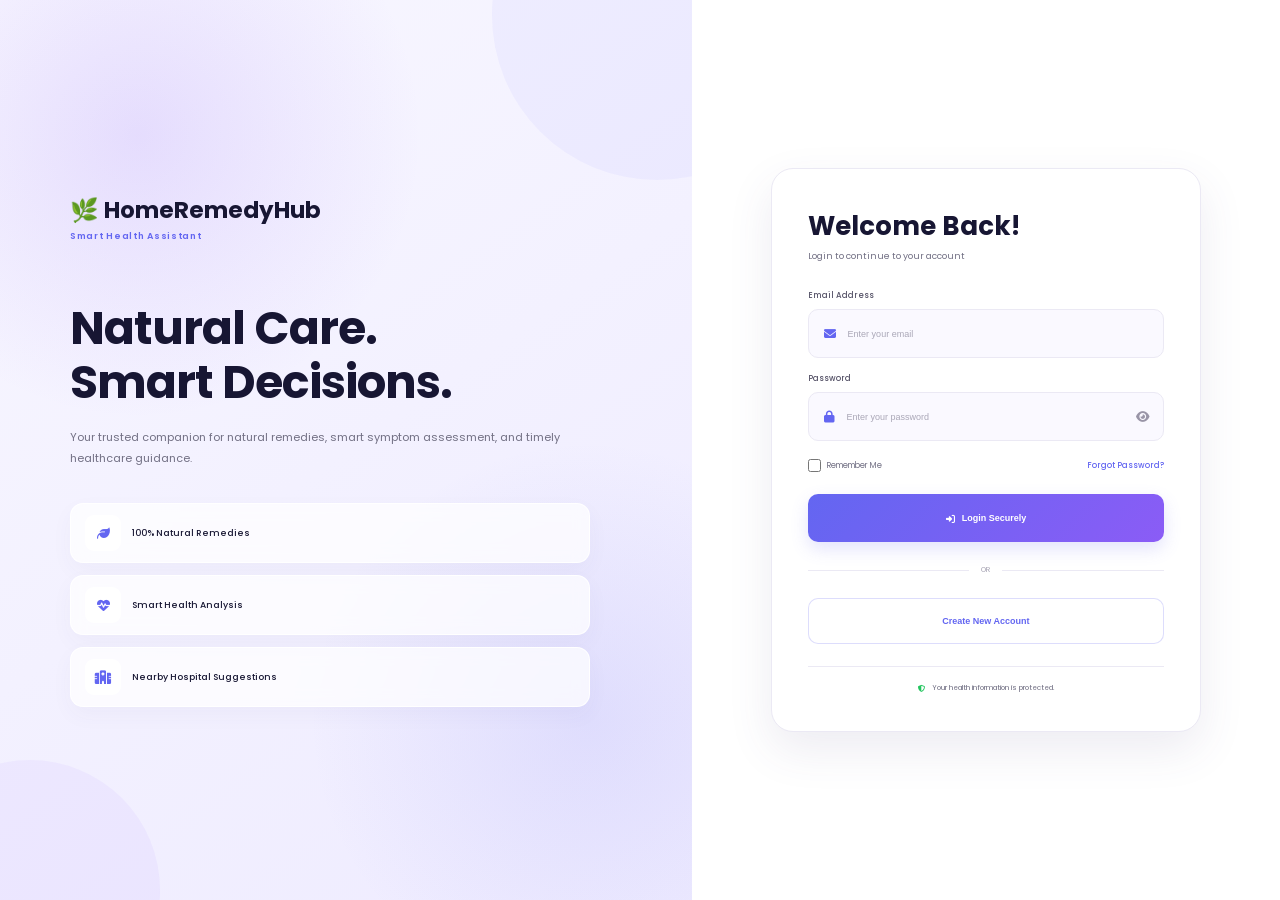
<file: HomeRemedyHub/index.html>
<!DOCTYPE html>
<html lang="en">

<head>

    <meta charset="UTF-8">
    <meta name="viewport" content="width=device-width, initial-scale=1.0">

    <title>HomeRemedyHub | Login</title>

    <!-- Google Font -->
    <link rel="preconnect" href="https://fonts.googleapis.com">
    <link rel="preconnect" href="https://fonts.gstatic.com" crossorigin>

    <link href="https://fonts.googleapis.com/css2?family=Poppins:wght@300;400;500;600;700&display=swap"
        rel="stylesheet">

    <!-- Font Awesome -->
    <link rel="stylesheet"
        href="https://cdnjs.cloudflare.com/ajax/libs/font-awesome/6.6.0/css/all.min.css">

    <!-- CSS -->
    <link rel="stylesheet" href="css/style.css">

</head>

<body>

    <div class="container">

        <!-- LEFT PANEL -->

        <div class="left-panel">

            <div class="overlay">

                <div class="logo">

                    <h1>🌿 HomeRemedyHub</h1>
                    <p class="mini-title">Smart Health Assistant</p>

                </div>

                <h2>Natural Care.<br>Smart Decisions.</h2>

                <p>

                    Your trusted companion for natural remedies, smart symptom assessment, and timely healthcare guidance.

                </p>

                <div class="features">

                    <div class="feature">

                        <i class="fa-solid fa-leaf"></i>

                        <span>100% Natural Remedies</span>

                    </div>

                    <div class="feature">

                        <i class="fa-solid fa-heart-pulse"></i>

                        <span>Smart Health Analysis</span>

                    </div>

                    <div class="feature">

                        <i class="fa-solid fa-hospital"></i>

                        <span>Nearby Hospital Suggestions</span>

                    </div>

                </div>

            </div>

        </div>

        <!-- RIGHT PANEL -->

        <div class="right-panel">

            <div class="login-card">

                <h2>Welcome Back!</h2>

                <p class="subtitle">

                    Login to continue to your account

                </p>

                <form id="loginForm">

                    <label>Email Address</label>

                    <div class="input-box">

                        <i class="fa-solid fa-envelope"></i>

                        <input
                            type="email"
                            placeholder="Enter your email"
                            required>

                    </div>

                    <label>Password</label>

                    <div class="input-box">

                        <i class="fa-solid fa-lock"></i>

                        <input
                            type="password"
                            id="password"
                            placeholder="Enter your password"
                            required>

                        <i
                            class="fa-solid fa-eye toggle-password"
                            id="togglePassword">
                        </i>

                    </div>

                    <div class="options">

                        <label>

                            <input type="checkbox">

                            Remember Me

                        </label>

                        <a href="#">

                            Forgot Password?

                        </a>

                    </div>

                    <button
                        type="submit"
                        class="login-btn">

                        <i class="fa-solid fa-right-to-bracket"></i>

                        Login Securely

                    </button>

                </form>

                <div class="divider">

                    <span>OR</span>

                </div>

                <a href="register.html">

                    <button
                        class="register-btn"
                        type="button">

                        Create New Account

                    </button>

                </a>

                <div class="security">

                    <i class="fa-solid fa-shield-halved"></i>

                    <span>

                        Your health information is protected.

                    </span>

                </div>

            </div>

        </div>

    </div>

    <script src="js/script.js"></script>

</body>

</html>
</file>
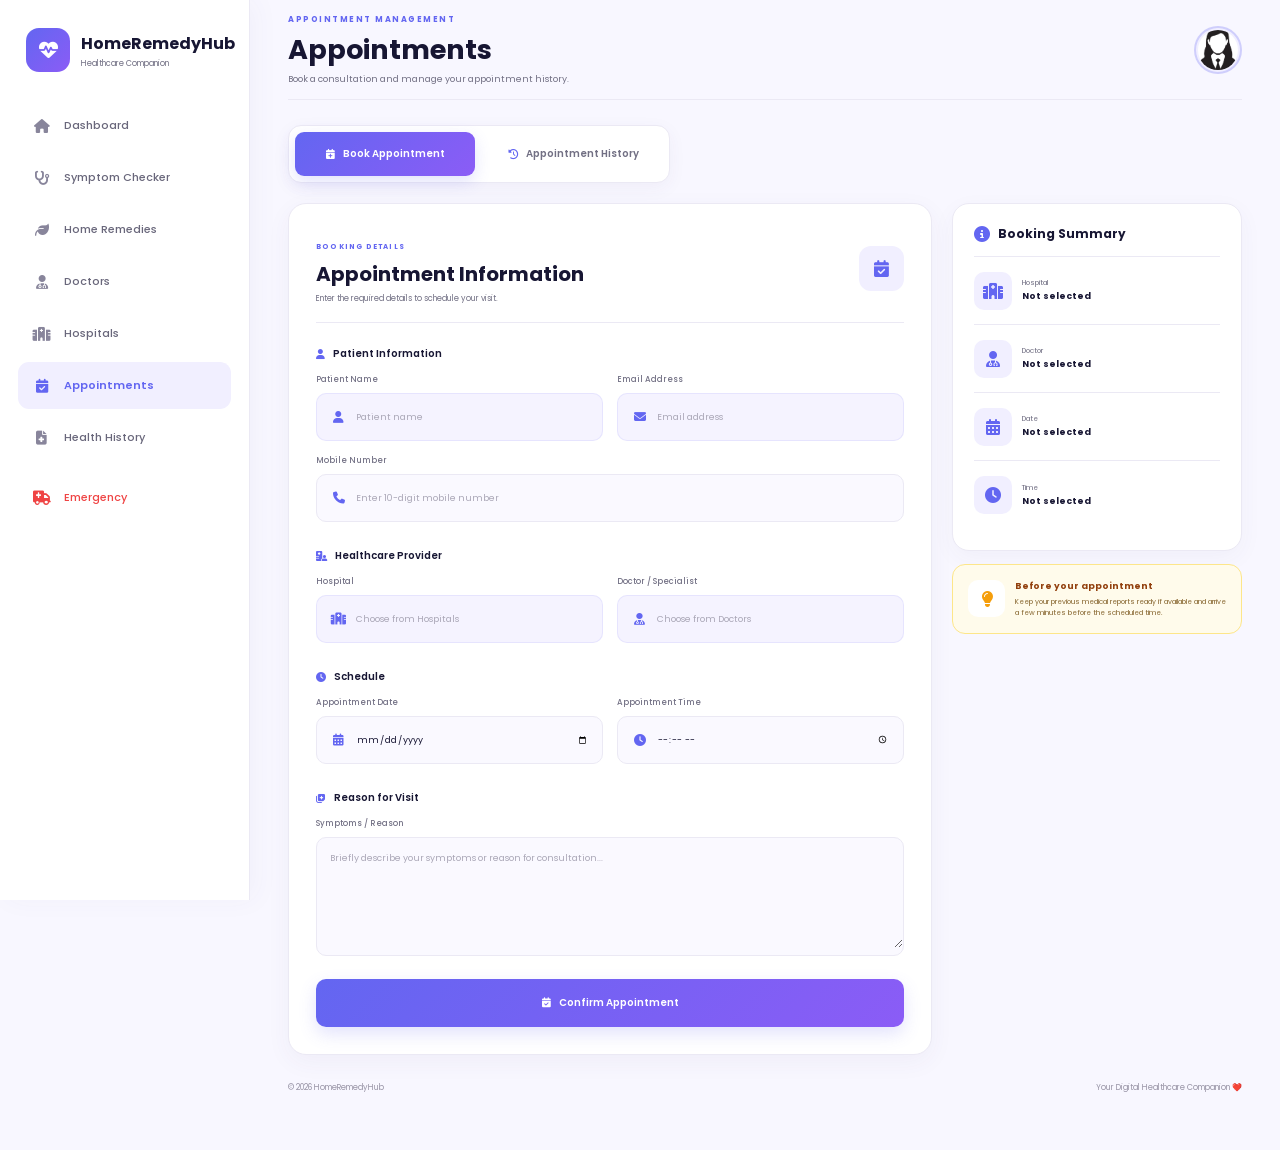
<file: HomeRemedyHub/appointment.html>
<!DOCTYPE html>
<html lang="en">

<head>

    <meta charset="UTF-8">

    <meta
        name="viewport"
        content="width=device-width, initial-scale=1.0">

    <title>Appointments | HomeRemedyHub</title>


    <!-- Google Font -->

    <link
        rel="preconnect"
        href="https://fonts.googleapis.com">

    <link
        rel="preconnect"
        href="https://fonts.gstatic.com"
        crossorigin>

    <link
        href="https://fonts.googleapis.com/css2?family=Poppins:wght@300;400;500;600;700&display=swap"
        rel="stylesheet">


    <!-- Font Awesome -->

    <link
        rel="stylesheet"
        href="https://cdnjs.cloudflare.com/ajax/libs/font-awesome/6.6.0/css/all.min.css">


    <!-- Appointment CSS -->

    <link
        rel="stylesheet"
        href="css/appointment.css">

</head>


<body>


<div class="app-layout">


    <!-- =====================================================
         SIDEBAR
    ====================================================== -->

    <aside class="sidebar">


        <div class="brand">


            <div class="brand-icon">

                <i class="fa-solid fa-heart-pulse"></i>

            </div>


            <div class="brand-text">

                <h2>
                    HomeRemedyHub
                </h2>

                <span>
                    Healthcare Companion
                </span>

            </div>


        </div>



        <nav class="sidebar-menu">


            <a href="dashboard.html">

                <i class="fa-solid fa-house"></i>

                <span>
                    Dashboard
                </span>

            </a>


            <a href="symptom.html">

                <i class="fa-solid fa-stethoscope"></i>

                <span>
                    Symptom Checker
                </span>

            </a>


            <a href="remedies.html">

                <i class="fa-solid fa-leaf"></i>

                <span>
                    Home Remedies
                </span>

            </a>


            <a href="doctor.html">

                <i class="fa-solid fa-user-doctor"></i>

                <span>
                    Doctors
                </span>

            </a>


            <a href="hospital.html">

                <i class="fa-solid fa-hospital"></i>

                <span>
                    Hospitals
                </span>

            </a>


            <a
                href="appointment.html"
                class="active">

                <i class="fa-solid fa-calendar-check"></i>

                <span>
                    Appointments
                </span>

            </a>


            <a href="healthhistory.html">

                <i class="fa-solid fa-file-medical"></i>

                <span>
                    Health History
                </span>

            </a>


            <a
                href="emergency.html"
                class="emergency-link">

                <i class="fa-solid fa-truck-medical"></i>

                <span>
                    Emergency
                </span>

            </a>


        </nav>


    </aside>



    <!-- =====================================================
         MAIN CONTENT
    ====================================================== -->

    <main class="main-content">


        <!-- =================================================
             TOP BAR
        ================================================== -->

        <header class="topbar">


            <div class="page-title">


                <p class="page-label">
                    APPOINTMENT MANAGEMENT
                </p>


                <h1>
                    Appointments
                </h1>


                <p>
                    Book a consultation and manage your appointment history.
                </p>


            </div>



            <!-- PROFILE ONLY -->

            <a
                href="profile.html"
                class="profile-top"
                title="My Profile">


                <img
                    src="images/profile.jpg"
                    alt="Profile"

                    onerror="
                        this.style.display='none';
                        this.nextElementSibling.style.display='flex';
                    ">


                <span class="profile-fallback">

                    <i class="fa-solid fa-user"></i>

                </span>


            </a>


        </header>



        <!-- =====================================================
             TABS
        ====================================================== -->

        <section class="appointment-tabs">


            <button
                type="button"
                id="bookTab"
                class="appointment-tab active">


                <i class="fa-solid fa-calendar-plus"></i>

                Book Appointment


            </button>



            <button
                type="button"
                id="historyTab"
                class="appointment-tab">


                <i class="fa-solid fa-clock-rotate-left"></i>

                Appointment History


            </button>


        </section>



        <!-- =====================================================
             BOOK APPOINTMENT
        ====================================================== -->

        <section
            id="bookingSection"
            class="appointment-content-section active-section">


            <div class="booking-layout">


                <!-- =================================================
                     FORM
                ================================================== -->

                <div class="booking-card">


                    <div class="section-heading">


                        <div>

                            <span>
                                BOOKING DETAILS
                            </span>

                            <h2>
                                Appointment Information
                            </h2>

                            <p>
                                Enter the required details to schedule your visit.
                            </p>

                        </div>


                        <div class="section-heading-icon">

                            <i class="fa-solid fa-calendar-check"></i>

                        </div>


                    </div>



                    <form id="appointmentForm">


                        <!-- =================================================
                             PATIENT INFORMATION
                        ================================================== -->

                        <div class="form-section-title">

                            <i class="fa-solid fa-user"></i>

                            Patient Information

                        </div>



                        <div class="form-grid">


                            <!-- NAME -->

                            <div class="form-group">


                                <label for="patientName">

                                    Patient Name

                                </label>


                                <div class="input-box readonly-box">


                                    <i class="fa-solid fa-user"></i>


                                    <input
                                        type="text"
                                        id="patientName"
                                        placeholder="Patient name"
                                        readonly>


                                </div>


                            </div>



                            <!-- EMAIL -->

                            <div class="form-group">


                                <label for="email">

                                    Email Address

                                </label>


                                <div class="input-box readonly-box">


                                    <i class="fa-solid fa-envelope"></i>


                                    <input
                                        type="email"
                                        id="email"
                                        placeholder="Email address"
                                        readonly>


                                </div>


                            </div>



                            <!-- MOBILE -->

                            <div class="form-group full-width">


                                <label for="mobile">

                                    Mobile Number

                                </label>


                                <div class="input-box">


                                    <i class="fa-solid fa-phone"></i>


                                    <input
                                        type="tel"
                                        id="mobile"
                                        maxlength="10"
                                        inputmode="numeric"
                                        placeholder="Enter 10-digit mobile number"
                                        required>


                                </div>


                            </div>


                        </div>



                        <!-- =================================================
                             HEALTHCARE PROVIDER
                        ================================================== -->

                        <div class="form-section-title">

                            <i class="fa-solid fa-hospital-user"></i>

                            Healthcare Provider

                        </div>



                        <div class="form-grid">


                            <!-- HOSPITAL -->

                            <div class="form-group">


                                <label for="hospitalName">

                                    Hospital

                                </label>


                                <div class="input-box readonly-box">


                                    <i class="fa-solid fa-hospital"></i>


                                    <input
                                        type="text"
                                        id="hospitalName"
                                        placeholder="Choose from Hospitals"
                                        readonly>


                                </div>


                            </div>



                            <!-- DOCTOR -->

                            <div class="form-group">


                                <label for="doctor">

                                    Doctor / Specialist

                                </label>


                                <div class="input-box readonly-box">


                                    <i class="fa-solid fa-user-doctor"></i>


                                    <input
                                        type="text"
                                        id="doctor"
                                        placeholder="Choose from Doctors"
                                        readonly>


                                </div>


                            </div>


                        </div>



                        <!-- =================================================
                             SCHEDULE
                        ================================================== -->

                        <div class="form-section-title">

                            <i class="fa-solid fa-clock"></i>

                            Schedule

                        </div>



                        <div class="form-grid">


                            <!-- DATE -->

                            <div class="form-group">


                                <label for="appointmentDate">

                                    Appointment Date

                                </label>


                                <div class="input-box">


                                    <i class="fa-solid fa-calendar-days"></i>


                                    <input
                                        type="date"
                                        id="appointmentDate"
                                        required>


                                </div>


                            </div>



                            <!-- TIME -->

                            <div class="form-group">


                                <label for="appointmentTime">

                                    Appointment Time

                                </label>


                                <div class="input-box">


                                    <i class="fa-solid fa-clock"></i>


                                    <input
                                        type="time"
                                        id="appointmentTime"
                                        required>


                                </div>


                            </div>


                        </div>



                        <!-- =================================================
                             REASON
                        ================================================== -->

                        <div class="form-section-title">

                            <i class="fa-solid fa-notes-medical"></i>

                            Reason for Visit

                        </div>



                        <div class="form-group full-width">


                            <label for="reason">

                                Symptoms / Reason

                            </label>


                            <div class="textarea-box">


                                <textarea
                                    id="reason"
                                    rows="5"
                                    placeholder="Briefly describe your symptoms or reason for consultation..."
                                    required></textarea>


                            </div>


                        </div>



                        <!-- =================================================
                             CONFIRM
                        ================================================== -->

                        <button
                            type="submit"
                            id="confirmButton"
                            class="confirm-btn">


                            <i class="fa-solid fa-calendar-check"></i>

                            Confirm Appointment


                        </button>


                    </form>


                </div>



                <!-- =================================================
                     BOOKING SUMMARY
                ================================================== -->

                <aside class="booking-summary">


                    <div class="summary-card">


                        <div class="summary-title">


                            <i class="fa-solid fa-circle-info"></i>


                            <h3>
                                Booking Summary
                            </h3>


                        </div>



                        <!-- HOSPITAL -->

                        <div class="summary-row">


                            <div class="summary-icon">

                                <i class="fa-solid fa-hospital"></i>

                            </div>


                            <div>

                                <span>
                                    Hospital
                                </span>

                                <strong id="summaryHospital">
                                    Not selected
                                </strong>

                            </div>


                        </div>



                        <!-- DOCTOR -->

                        <div class="summary-row">


                            <div class="summary-icon">

                                <i class="fa-solid fa-user-doctor"></i>

                            </div>


                            <div>

                                <span>
                                    Doctor
                                </span>

                                <strong id="summaryDoctor">
                                    Not selected
                                </strong>

                            </div>


                        </div>



                        <!-- DATE -->

                        <div class="summary-row">


                            <div class="summary-icon">

                                <i class="fa-solid fa-calendar-days"></i>

                            </div>


                            <div>

                                <span>
                                    Date
                                </span>

                                <strong id="summaryDate">
                                    Not selected
                                </strong>

                            </div>


                        </div>



                        <!-- TIME -->

                        <div class="summary-row">


                            <div class="summary-icon">

                                <i class="fa-solid fa-clock"></i>

                            </div>


                            <div>

                                <span>
                                    Time
                                </span>

                                <strong id="summaryTime">
                                    Not selected
                                </strong>

                            </div>


                        </div>


                    </div>



                    <!-- USEFUL NOTICE -->

                    <div class="notice-card">


                        <div class="notice-icon">

                            <i class="fa-solid fa-lightbulb"></i>

                        </div>


                        <div>


                            <h4>
                                Before your appointment
                            </h4>


                            <p>

                                Keep your previous medical reports
                                ready if available and arrive a few
                                minutes before the scheduled time.

                            </p>


                        </div>


                    </div>


                </aside>


            </div>


        </section>



        <!-- =====================================================
             APPOINTMENT HISTORY
        ====================================================== -->

        <section
            id="historySection"
            class="appointment-content-section history-section">


            <!-- =================================================
                 HISTORY HEADER
            ================================================== -->

            <div class="history-header">


                <div>


                    <span class="history-label">

                        YOUR APPOINTMENTS

                    </span>


                    <h2>
                        Appointment History
                    </h2>


                    <p>
                        Review your previous and upcoming appointments.
                    </p>


                </div>



                <!-- =================================================
                     COUNT + DELETE ALL
                ================================================== -->

                <div class="history-header-actions">


                    <div class="history-count-box">


                        <i class="fa-solid fa-calendar-check"></i>


                        <div>


                            <strong id="historyCount">
                                0
                            </strong>


                            <span>
                                Total Appointments
                            </span>


                        </div>


                    </div>



                    <button
                        type="button"
                        id="deleteAllAppointmentsBtn"
                        class="delete-all-appointments-btn">


                        <i class="fa-solid fa-trash"></i>

                        Delete All


                    </button>


                </div>


            </div>



            <!-- =================================================
                 SEARCH
            ================================================== -->

            <div class="history-tools">


                <div class="history-search">


                    <i class="fa-solid fa-magnifying-glass"></i>


                    <input
                        type="text"
                        id="historySearch"
                        placeholder="Search doctor, hospital, date, status or reason...">


                </div>


            </div>



            <!-- =================================================
                 HISTORY LIST
            ================================================== -->

            <div
                id="appointmentHistoryList"
                class="appointment-history-list">
            </div>



            <!-- =================================================
                 EMPTY STATE
            ================================================== -->

            <div
                id="historyEmptyState"
                class="history-empty-state">


                <div class="empty-icon">

                    <i class="fa-regular fa-calendar-xmark"></i>

                </div>


                <h3>
                    No appointments found
                </h3>


                <p>
                    Your booked appointments will appear here.
                </p>


                <button
                    type="button"
                    id="emptyBookButton">


                    <i class="fa-solid fa-calendar-plus"></i>

                    Book an Appointment


                </button>


            </div>


        </section>



        <!-- =====================================================
             FOOTER
        ====================================================== -->

        <footer>


            <span>
                © 2026 HomeRemedyHub
            </span>


            <span>
                Your Digital Healthcare Companion ❤️
            </span>


        </footer>


    </main>


</div>



<script src="js/appointment.js"></script>


</body>

</html>
</file>
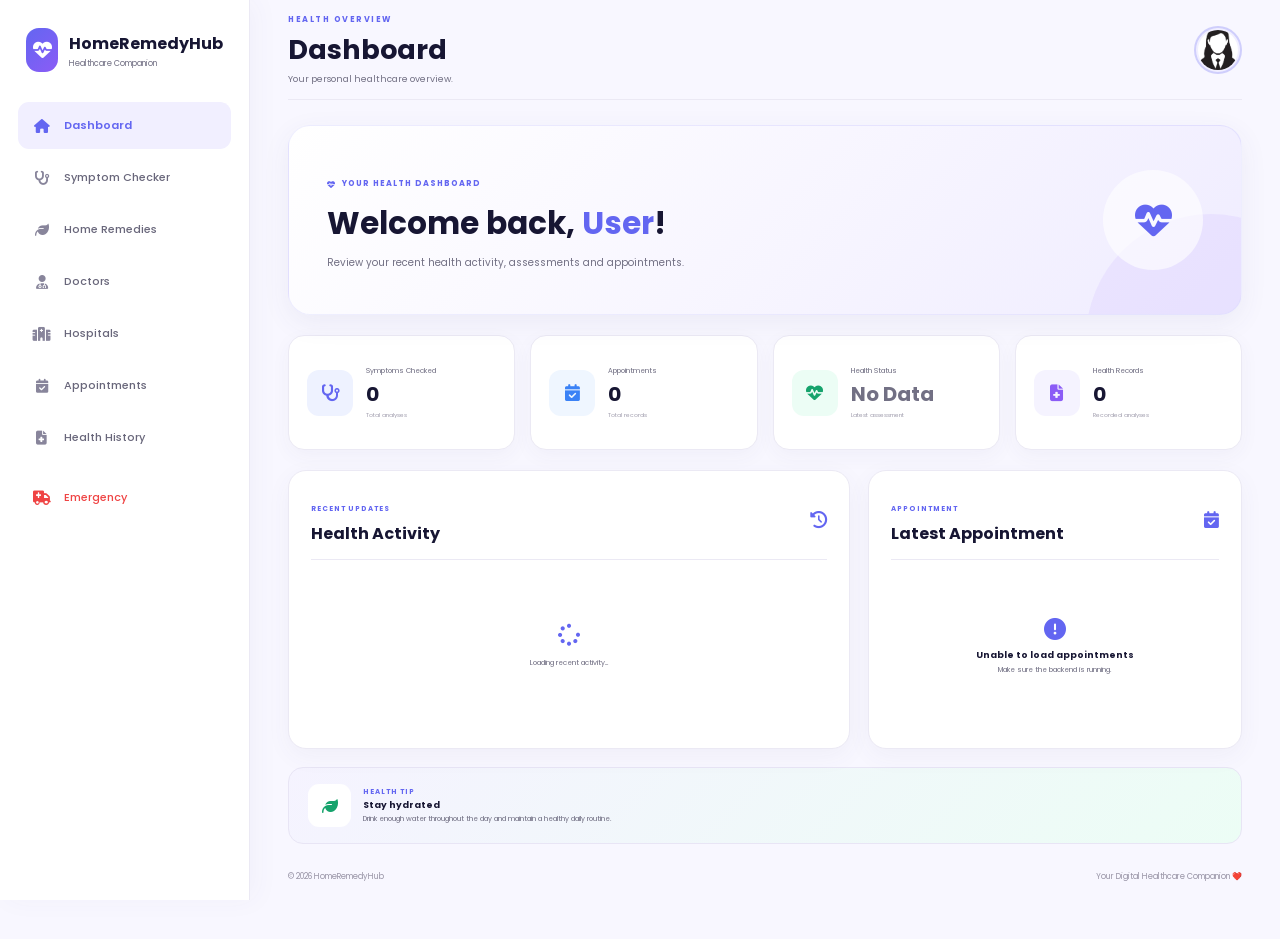
<file: HomeRemedyHub/dashboard.html>
<!DOCTYPE html>
<html lang="en">

<head>

    <meta charset="UTF-8">

    <meta
        name="viewport"
        content="width=device-width, initial-scale=1.0">

    <title>Dashboard | HomeRemedyHub</title>


    <!-- Google Font -->
    <link rel="preconnect" href="https://fonts.googleapis.com">

    <link
        rel="preconnect"
        href="https://fonts.gstatic.com"
        crossorigin>

    <link
        href="https://fonts.googleapis.com/css2?family=Poppins:wght@300;400;500;600;700&display=swap"
        rel="stylesheet">


    <!-- Font Awesome -->
    <link
        rel="stylesheet"
        href="https://cdnjs.cloudflare.com/ajax/libs/font-awesome/6.6.0/css/all.min.css">


    <!-- Dashboard CSS -->
    <link
        rel="stylesheet"
        href="css/dashboard.css">

</head>


<body>


<div class="app-layout">


    <!-- =====================================================
         LEFT SIDEBAR
    ====================================================== -->

    <aside class="sidebar">


        <!-- BRAND -->

        <div class="brand">


            <div class="brand-icon">

                <i class="fa-solid fa-heart-pulse"></i>

            </div>


            <div class="brand-text">

                <h2>
                    HomeRemedyHub
                </h2>

                <span>
                    Healthcare Companion
                </span>

            </div>


        </div>



        <!-- NAVIGATION -->

        <nav class="sidebar-menu">


            <a
                href="dashboard.html"
                class="active">

                <i class="fa-solid fa-house"></i>

                <span>
                    Dashboard
                </span>

            </a>


            <a href="symptom.html">

                <i class="fa-solid fa-stethoscope"></i>

                <span>
                    Symptom Checker
                </span>

            </a>


            <a href="remedies.html">

                <i class="fa-solid fa-leaf"></i>

                <span>
                    Home Remedies
                </span>

            </a>


            <a href="doctor.html">

                <i class="fa-solid fa-user-doctor"></i>

                <span>
                    Doctors
                </span>

            </a>


            <a href="hospital.html">

                <i class="fa-solid fa-hospital"></i>

                <span>
                    Hospitals
                </span>

            </a>


            <a href="appointment.html">

                <i class="fa-solid fa-calendar-check"></i>

                <span>
                    Appointments
                </span>

            </a>


            <a href="healthhistory.html">

                <i class="fa-solid fa-file-medical"></i>

                <span>
                    Health History
                </span>

            </a>


            <a
                href="emergency.html"
                class="emergency-link">

                <i class="fa-solid fa-truck-medical"></i>

                <span>
                    Emergency
                </span>

            </a>


        </nav>


    </aside>



    <!-- =====================================================
         MAIN CONTENT
    ====================================================== -->

    <main class="main-content">


        <!-- =================================================
             TOPBAR
        ================================================== -->

        <header class="topbar">


            <div class="page-title">


                <p class="page-label">
                    HEALTH OVERVIEW
                </p>


                <h1>
                    Dashboard
                </h1>


                <p>
                    Your personal healthcare overview.
                </p>


            </div>



            <!-- PROFILE ONLY -->

            <a
                href="profile.html"
                class="profile-top"
                title="My Profile">


                <img
                    src="images/profile.jpg"
                    alt="Profile"

                    onerror="
                        this.style.display='none';
                        this.nextElementSibling.style.display='flex';
                    ">


                <span class="profile-fallback">

                    <i class="fa-solid fa-user"></i>

                </span>


            </a>


        </header>



        <!-- =================================================
             WELCOME
        ================================================== -->

        <section class="welcome-card">


            <div class="welcome-content">


                <span class="welcome-tag">

                    <i class="fa-solid fa-heart-pulse"></i>

                    YOUR HEALTH DASHBOARD

                </span>



                <h2>

                    Welcome back,

                    <span id="welcomeName">
                        User
                    </span>!

                </h2>



                <p>

                    Review your recent health activity,
                    assessments and appointments.

                </p>


            </div>



            <div class="welcome-art">

                <i class="fa-solid fa-heart-pulse"></i>

            </div>


        </section>



        <!-- =================================================
             SUMMARY CARDS
        ================================================== -->

        <section class="summary-grid">


            <!-- SYMPTOMS -->

            <article class="summary-card">


                <div class="summary-icon symptom-icon">

                    <i class="fa-solid fa-stethoscope"></i>

                </div>


                <div class="summary-info">


                    <span>
                        Symptoms Checked
                    </span>


                    <strong id="symptomCount">
                        0
                    </strong>


                    <small>
                        Total analyses
                    </small>


                </div>


            </article>



            <!-- APPOINTMENTS -->

            <article class="summary-card">


                <div class="summary-icon appointment-icon">

                    <i class="fa-solid fa-calendar-check"></i>

                </div>


                <div class="summary-info">


                    <span>
                        Appointments
                    </span>


                    <strong id="appointmentCount">
                        0
                    </strong>


                    <small>
                        Total records
                    </small>


                </div>


            </article>



            <!-- HEALTH STATUS -->

            <article class="summary-card">


                <div class="summary-icon health-icon">

                    <i class="fa-solid fa-heart-pulse"></i>

                </div>


                <div class="summary-info">


                    <span>
                        Health Status
                    </span>


                    <strong
                        id="healthStatus"
                        class="status-neutral">

                        No Data

                    </strong>


                    <small>
                        Latest assessment
                    </small>


                </div>


            </article>



            <!-- HEALTH RECORDS -->

            <article class="summary-card">


                <div class="summary-icon record-icon">

                    <i class="fa-solid fa-file-medical"></i>

                </div>


                <div class="summary-info">


                    <span>
                        Health Records
                    </span>


                    <strong id="healthRecordCount">
                        0
                    </strong>


                    <small>
                        Recorded analyses
                    </small>


                </div>


            </article>


        </section>



        <!-- =================================================
             DASHBOARD CONTENT
        ================================================== -->

        <section class="dashboard-grid">


            <!-- =================================================
                 RECENT ACTIVITY
            ================================================== -->

            <article class="dashboard-card">


                <div class="card-heading">


                    <div>

                        <span>
                            RECENT UPDATES
                        </span>

                        <h3>
                            Health Activity
                        </h3>

                    </div>


                    <i class="fa-solid fa-clock-rotate-left"></i>


                </div>



                <div
                    id="recentActivity"
                    class="activity-list">


                    <div class="loading-state">

                        <i class="fa-solid fa-spinner fa-spin"></i>

                        <p>
                            Loading recent activity...
                        </p>

                    </div>


                </div>


            </article>



            <!-- =================================================
                 LATEST APPOINTMENT
            ================================================== -->

            <article class="dashboard-card">


                <div class="card-heading">


                    <div>

                        <span>
                            APPOINTMENT
                        </span>

                        <h3>
                            Latest Appointment
                        </h3>

                    </div>


                    <i class="fa-solid fa-calendar-check"></i>


                </div>



                <div
                    id="latestAppointment"
                    class="latest-appointment">


                    <div class="appointment-empty">


                        <i class="fa-solid fa-spinner fa-spin"></i>


                        <strong>
                            Loading appointment...
                        </strong>


                        <p>
                            Please wait a moment.
                        </p>


                    </div>


                </div>


            </article>


        </section>



        <!-- =================================================
             SIMPLE HEALTH TIP
        ================================================== -->

        <section class="health-tip">


            <div class="health-tip-icon">

                <i class="fa-solid fa-leaf"></i>

            </div>


            <div>


                <span>
                    HEALTH TIP
                </span>


                <strong>
                    Stay hydrated
                </strong>


                <p>

                    Drink enough water throughout the day
                    and maintain a healthy daily routine.

                </p>


            </div>


        </section>



        <!-- =================================================
             FOOTER
        ================================================== -->

        <footer>


            <span>
                © 2026 HomeRemedyHub
            </span>


            <span>
                Your Digital Healthcare Companion ❤️
            </span>


        </footer>


    </main>


</div>



<script src="js/dashboard.js"></script>


</body>

</html>
</file>
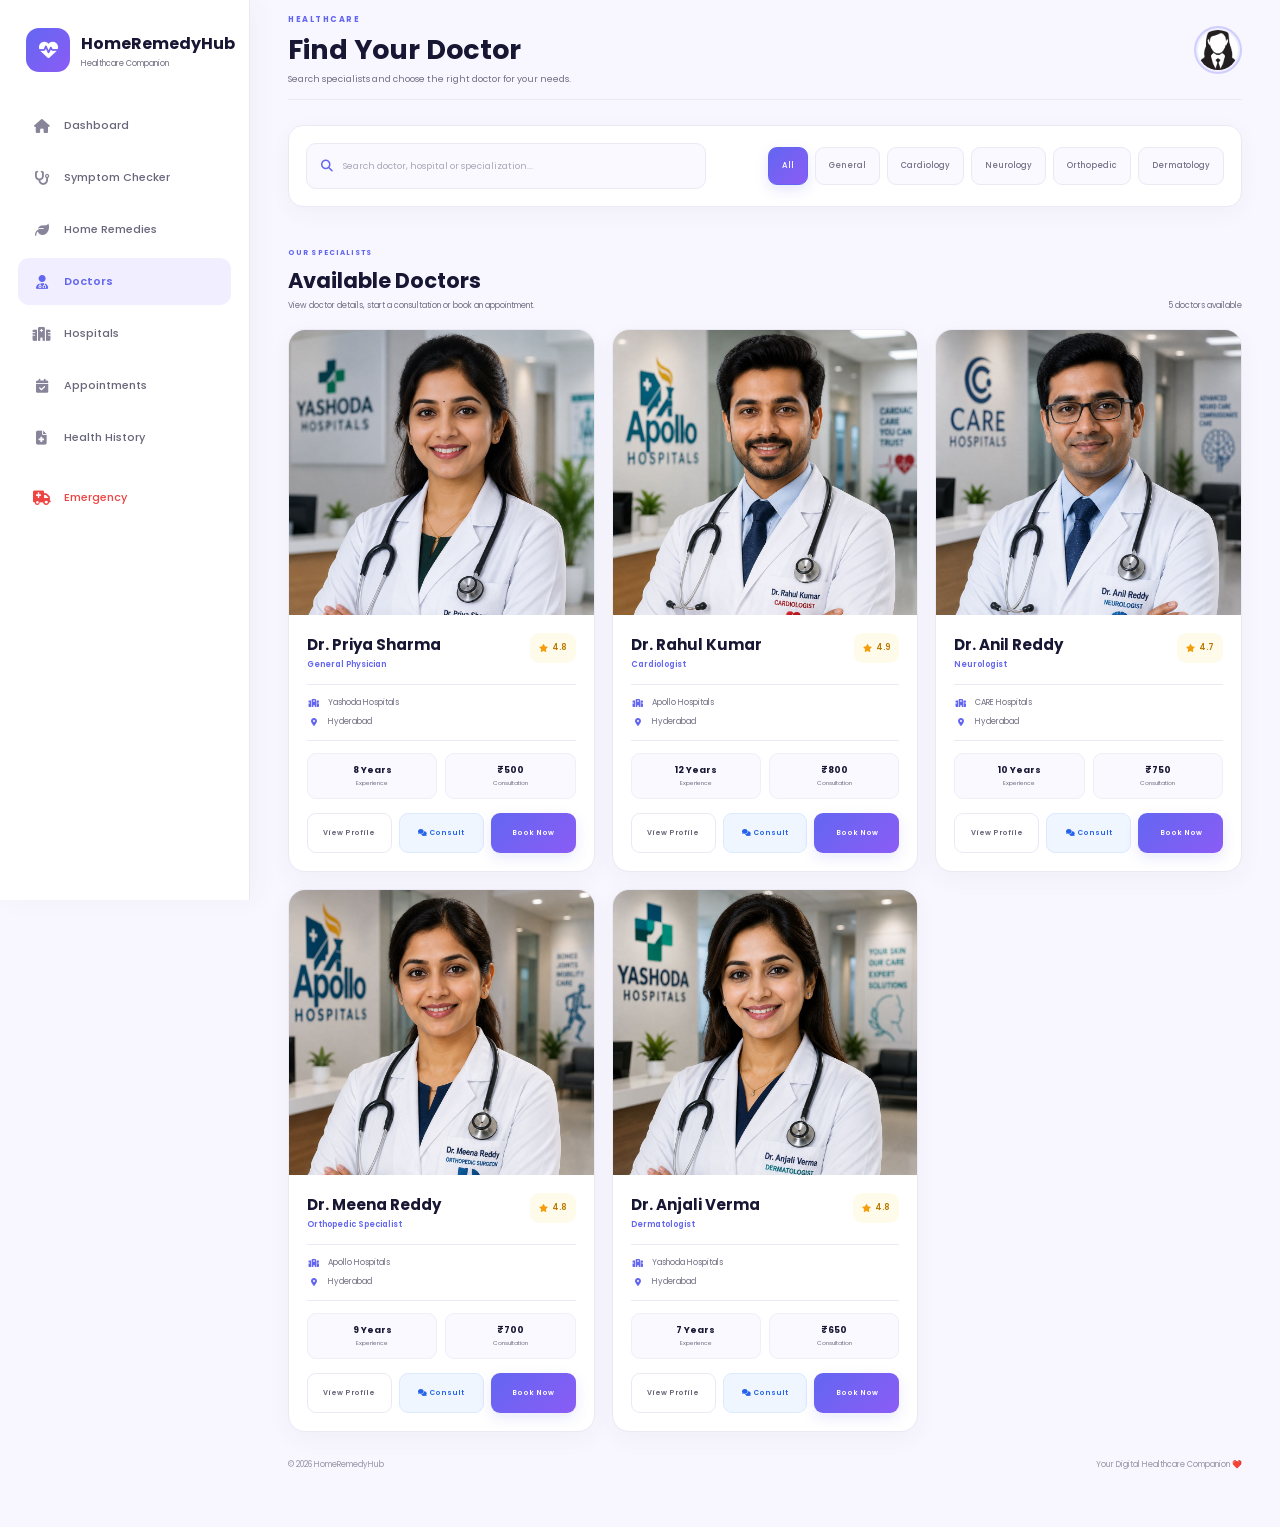
<file: HomeRemedyHub/doctor.html>
<!DOCTYPE html>
<html lang="en">

<head>

    <meta charset="UTF-8">

    <meta
        name="viewport"
        content="width=device-width, initial-scale=1.0">

    <title>Doctors | HomeRemedyHub</title>


    <!-- Google Font -->

    <link rel="preconnect"
          href="https://fonts.googleapis.com">

    <link rel="preconnect"
          href="https://fonts.gstatic.com"
          crossorigin>

    <link
        href="https://fonts.googleapis.com/css2?family=Poppins:wght@300;400;500;600;700&display=swap"
        rel="stylesheet">


    <!-- Font Awesome -->

    <link
        rel="stylesheet"
        href="https://cdnjs.cloudflare.com/ajax/libs/font-awesome/6.6.0/css/all.min.css">


    <!-- CSS -->

    <link
        rel="stylesheet"
        href="css/doctor.css">

</head>


<body>


<div class="app-layout">


    <!-- =====================================================
         SIDEBAR
    ====================================================== -->

    <aside class="sidebar">


        <div class="brand">


            <div class="brand-icon">

                <i class="fa-solid fa-heart-pulse"></i>

            </div>


            <div class="brand-text">

                <h2>
                    HomeRemedyHub
                </h2>

                <span>
                    Healthcare Companion
                </span>

            </div>


        </div>



        <nav class="sidebar-menu">


            <a href="dashboard.html">

                <i class="fa-solid fa-house"></i>

                <span>
                    Dashboard
                </span>

            </a>


            <a href="symptom.html">

                <i class="fa-solid fa-stethoscope"></i>

                <span>
                    Symptom Checker
                </span>

            </a>


            <a href="remedies.html">

                <i class="fa-solid fa-leaf"></i>

                <span>
                    Home Remedies
                </span>

            </a>


            <a
                href="doctor.html"
                class="active">

                <i class="fa-solid fa-user-doctor"></i>

                <span>
                    Doctors
                </span>

            </a>


            <a href="hospital.html">

                <i class="fa-solid fa-hospital"></i>

                <span>
                    Hospitals
                </span>

            </a>


            <a href="appointment.html">

                <i class="fa-solid fa-calendar-check"></i>

                <span>
                    Appointments
                </span>

            </a>


            <a href="healthhistory.html">

                <i class="fa-solid fa-file-medical"></i>

                <span>
                    Health History
                </span>

            </a>


            <a
                href="emergency.html"
                class="emergency-link">

                <i class="fa-solid fa-truck-medical"></i>

                <span>
                    Emergency
                </span>

            </a>


        </nav>


    </aside>



    <!-- =====================================================
         MAIN CONTENT
    ====================================================== -->

    <main class="main-content">


        <!-- =================================================
             TOPBAR
        ================================================== -->

        <header class="topbar">


            <div class="page-title">


                <p class="page-label">
                    HEALTHCARE
                </p>


                <h1>
                    Find Your Doctor
                </h1>


                <p>
                    Search specialists and choose the right doctor for your needs.
                </p>


            </div>



            <!-- PROFILE ONLY -->

            <a
                href="profile.html"
                class="profile-top"
                title="My Profile">


                <img
                    src="images/profile.jpg"
                    alt="Profile"

                    onerror="
                        this.style.display='none';
                        this.nextElementSibling.style.display='flex';
                    ">


                <span class="profile-fallback">

                    <i class="fa-solid fa-user"></i>

                </span>


            </a>


        </header>



        <!-- =================================================
             SEARCH + FILTER
        ================================================== -->

        <section class="doctor-tools">


            <div class="search-box">


                <i class="fa-solid fa-magnifying-glass"></i>


                <input
                    type="text"
                    id="doctorSearch"
                    placeholder="Search doctor, hospital or specialization...">


            </div>



            <div class="filter-section">


                <button
                    type="button"
                    class="filter-btn active"
                    data-filter="all">

                    All

                </button>


                <button
                    type="button"
                    class="filter-btn"
                    data-filter="general">

                    General

                </button>


                <button
                    type="button"
                    class="filter-btn"
                    data-filter="cardiology">

                    Cardiology

                </button>


                <button
                    type="button"
                    class="filter-btn"
                    data-filter="neurology">

                    Neurology

                </button>


                <button
                    type="button"
                    class="filter-btn"
                    data-filter="orthopedic">

                    Orthopedic

                </button>


                <button
                    type="button"
                    class="filter-btn"
                    data-filter="dermatology">

                    Dermatology

                </button>


            </div>


        </section>



        <!-- =================================================
             SECTION HEADER
        ================================================== -->

        <div class="section-heading">


            <div>

                <span>
                    OUR SPECIALISTS
                </span>


                <h2>
                    Available Doctors
                </h2>


                <p>
                    View doctor details, start a consultation or book an appointment.
                </p>

            </div>


            <p id="doctorCount">
                5 doctors available
            </p>


        </div>



        <!-- =================================================
             DOCTORS
        ================================================== -->

        <section class="doctor-grid">


            <!-- =================================================
                 DR. PRIYA
            ================================================== -->

            <article
                class="doctor-card"
                data-specialty="general">


                <div class="doctor-image">


                    <img
                        src="images/doctor-priya.jpg"
                        alt="Dr. Priya Sharma">


                </div>



                <div class="doctor-details">


                    <div class="doctor-title">


                        <div>

                            <h3>
                                Dr. Priya Sharma
                            </h3>

                            <p class="specialization">
                                General Physician
                            </p>

                        </div>


                        <div class="doctor-rating">

                            <i class="fa-solid fa-star"></i>

                            4.8

                        </div>


                    </div>



                    <div class="doctor-meta">


                        <p>

                            <i class="fa-solid fa-hospital"></i>

                            Yashoda Hospitals

                        </p>


                        <p>

                            <i class="fa-solid fa-location-dot"></i>

                            Hyderabad

                        </p>


                    </div>



                    <div class="doctor-stats">


                        <div class="doctor-stat">

                            <strong>
                                8 Years
                            </strong>

                            <span>
                                Experience
                            </span>

                        </div>


                        <div class="doctor-stat">

                            <strong>
                                ₹500
                            </strong>

                            <span>
                                Consultation
                            </span>

                        </div>


                    </div>



                    <div class="doctor-actions">


                        <button
                            type="button"
                            class="view-btn"

                            onclick="viewDoctor(
                                'Dr. Priya Sharma',
                                'General Physician',
                                'Yashoda Hospitals',
                                '8 Years',
                                '₹500'
                            )">

                            View Profile

                        </button>


                        <button
                            type="button"
                            class="consult-btn"

                            onclick="consultDoctor(
                                'Dr. Priya Sharma',
                                'General Physician',
                                'Yashoda Hospitals'
                            )">

                            <i class="fa-solid fa-comments"></i>

                            Consult

                        </button>


                        <button
                            type="button"
                            class="book-btn"

                            onclick="bookDoctor(
                                'Dr. Priya Sharma',
                                'General Physician',
                                'Yashoda Hospitals'
                            )">

                            Book Now

                        </button>


                    </div>


                </div>


            </article>



            <!-- =================================================
                 DR. RAHUL
            ================================================== -->

            <article
                class="doctor-card"
                data-specialty="cardiology">


                <div class="doctor-image">


                    <img
                        src="images/doctor-rahul.jpg"
                        alt="Dr. Rahul Kumar">


                </div>



                <div class="doctor-details">


                    <div class="doctor-title">


                        <div>

                            <h3>
                                Dr. Rahul Kumar
                            </h3>

                            <p class="specialization">
                                Cardiologist
                            </p>

                        </div>


                        <div class="doctor-rating">

                            <i class="fa-solid fa-star"></i>

                            4.9

                        </div>


                    </div>



                    <div class="doctor-meta">


                        <p>

                            <i class="fa-solid fa-hospital"></i>

                            Apollo Hospitals

                        </p>


                        <p>

                            <i class="fa-solid fa-location-dot"></i>

                            Hyderabad

                        </p>


                    </div>



                    <div class="doctor-stats">


                        <div class="doctor-stat">

                            <strong>
                                12 Years
                            </strong>

                            <span>
                                Experience
                            </span>

                        </div>


                        <div class="doctor-stat">

                            <strong>
                                ₹800
                            </strong>

                            <span>
                                Consultation
                            </span>

                        </div>


                    </div>



                    <div class="doctor-actions">


                        <button
                            type="button"
                            class="view-btn"

                            onclick="viewDoctor(
                                'Dr. Rahul Kumar',
                                'Cardiologist',
                                'Apollo Hospitals',
                                '12 Years',
                                '₹800'
                            )">

                            View Profile

                        </button>


                        <button
                            type="button"
                            class="consult-btn"

                            onclick="consultDoctor(
                                'Dr. Rahul Kumar',
                                'Cardiologist',
                                'Apollo Hospitals'
                            )">

                            <i class="fa-solid fa-comments"></i>

                            Consult

                        </button>


                        <button
                            type="button"
                            class="book-btn"

                            onclick="bookDoctor(
                                'Dr. Rahul Kumar',
                                'Cardiologist',
                                'Apollo Hospitals'
                            )">

                            Book Now

                        </button>


                    </div>


                </div>


            </article>



            <!-- =================================================
                 DR. ANIL
            ================================================== -->

            <article
                class="doctor-card"
                data-specialty="neurology">


                <div class="doctor-image">


                    <img
                        src="images/doctor-anil.jpg"
                        alt="Dr. Anil Reddy">


                </div>



                <div class="doctor-details">


                    <div class="doctor-title">


                        <div>

                            <h3>
                                Dr. Anil Reddy
                            </h3>

                            <p class="specialization">
                                Neurologist
                            </p>

                        </div>


                        <div class="doctor-rating">

                            <i class="fa-solid fa-star"></i>

                            4.7

                        </div>


                    </div>



                    <div class="doctor-meta">


                        <p>

                            <i class="fa-solid fa-hospital"></i>

                            CARE Hospitals

                        </p>


                        <p>

                            <i class="fa-solid fa-location-dot"></i>

                            Hyderabad

                        </p>


                    </div>



                    <div class="doctor-stats">


                        <div class="doctor-stat">

                            <strong>
                                10 Years
                            </strong>

                            <span>
                                Experience
                            </span>

                        </div>


                        <div class="doctor-stat">

                            <strong>
                                ₹750
                            </strong>

                            <span>
                                Consultation
                            </span>

                        </div>


                    </div>



                    <div class="doctor-actions">


                        <button
                            type="button"
                            class="view-btn"

                            onclick="viewDoctor(
                                'Dr. Anil Reddy',
                                'Neurologist',
                                'CARE Hospitals',
                                '10 Years',
                                '₹750'
                            )">

                            View Profile

                        </button>


                        <button
                            type="button"
                            class="consult-btn"

                            onclick="consultDoctor(
                                'Dr. Anil Reddy',
                                'Neurologist',
                                'CARE Hospitals'
                            )">

                            <i class="fa-solid fa-comments"></i>

                            Consult

                        </button>


                        <button
                            type="button"
                            class="book-btn"

                            onclick="bookDoctor(
                                'Dr. Anil Reddy',
                                'Neurologist',
                                'CARE Hospitals'
                            )">

                            Book Now

                        </button>


                    </div>


                </div>


            </article>



            <!-- =================================================
                 DR. MEENA
            ================================================== -->

            <article
                class="doctor-card"
                data-specialty="orthopedic">


                <div class="doctor-image">


                    <img
                        src="images/doctor-meena.jpg"
                        alt="Dr. Meena Reddy">


                </div>



                <div class="doctor-details">


                    <div class="doctor-title">


                        <div>

                            <h3>
                                Dr. Meena Reddy
                            </h3>

                            <p class="specialization">
                                Orthopedic Specialist
                            </p>

                        </div>


                        <div class="doctor-rating">

                            <i class="fa-solid fa-star"></i>

                            4.8

                        </div>


                    </div>



                    <div class="doctor-meta">


                        <p>

                            <i class="fa-solid fa-hospital"></i>

                            Apollo Hospitals

                        </p>


                        <p>

                            <i class="fa-solid fa-location-dot"></i>

                            Hyderabad

                        </p>


                    </div>



                    <div class="doctor-stats">


                        <div class="doctor-stat">

                            <strong>
                                9 Years
                            </strong>

                            <span>
                                Experience
                            </span>

                        </div>


                        <div class="doctor-stat">

                            <strong>
                                ₹700
                            </strong>

                            <span>
                                Consultation
                            </span>

                        </div>


                    </div>



                    <div class="doctor-actions">


                        <button
                            type="button"
                            class="view-btn"

                            onclick="viewDoctor(
                                'Dr. Meena Reddy',
                                'Orthopedic Specialist',
                                'Apollo Hospitals',
                                '9 Years',
                                '₹700'
                            )">

                            View Profile

                        </button>


                        <button
                            type="button"
                            class="consult-btn"

                            onclick="consultDoctor(
                                'Dr. Meena Reddy',
                                'Orthopedic Specialist',
                                'Apollo Hospitals'
                            )">

                            <i class="fa-solid fa-comments"></i>

                            Consult

                        </button>


                        <button
                            type="button"
                            class="book-btn"

                            onclick="bookDoctor(
                                'Dr. Meena Reddy',
                                'Orthopedic Specialist',
                                'Apollo Hospitals'
                            )">

                            Book Now

                        </button>


                    </div>


                </div>


            </article>



            <!-- =================================================
                 DR. ANJALI
            ================================================== -->

            <article
                class="doctor-card"
                data-specialty="dermatology">


                <div class="doctor-image">


                    <img
                        src="images/doctor-anjali.jpg"
                        alt="Dr. Anjali Verma">


                </div>



                <div class="doctor-details">


                    <div class="doctor-title">


                        <div>

                            <h3>
                                Dr. Anjali Verma
                            </h3>

                            <p class="specialization">
                                Dermatologist
                            </p>

                        </div>


                        <div class="doctor-rating">

                            <i class="fa-solid fa-star"></i>

                            4.8

                        </div>


                    </div>



                    <div class="doctor-meta">


                        <p>

                            <i class="fa-solid fa-hospital"></i>

                            Yashoda Hospitals

                        </p>


                        <p>

                            <i class="fa-solid fa-location-dot"></i>

                            Hyderabad

                        </p>


                    </div>



                    <div class="doctor-stats">


                        <div class="doctor-stat">

                            <strong>
                                7 Years
                            </strong>

                            <span>
                                Experience
                            </span>

                        </div>


                        <div class="doctor-stat">

                            <strong>
                                ₹650
                            </strong>

                            <span>
                                Consultation
                            </span>

                        </div>


                    </div>



                    <div class="doctor-actions">


                        <button
                            type="button"
                            class="view-btn"

                            onclick="viewDoctor(
                                'Dr. Anjali Verma',
                                'Dermatologist',
                                'Yashoda Hospitals',
                                '7 Years',
                                '₹650'
                            )">

                            View Profile

                        </button>


                        <button
                            type="button"
                            class="consult-btn"

                            onclick="consultDoctor(
                                'Dr. Anjali Verma',
                                'Dermatologist',
                                'Yashoda Hospitals'
                            )">

                            <i class="fa-solid fa-comments"></i>

                            Consult

                        </button>


                        <button
                            type="button"
                            class="book-btn"

                            onclick="bookDoctor(
                                'Dr. Anjali Verma',
                                'Dermatologist',
                                'Yashoda Hospitals'
                            )">

                            Book Now

                        </button>


                    </div>


                </div>


            </article>


        </section>



        <!-- =================================================
             NO RESULTS
        ================================================== -->

        <div
            id="noDoctors"
            class="no-doctors">


            <div>

                <i class="fa-solid fa-user-doctor"></i>

            </div>


            <h3>
                No doctors found
            </h3>


            <p>
                Try another doctor name or specialty.
            </p>


        </div>



        <!-- FOOTER -->

        <footer>


            <span>
                © 2026 HomeRemedyHub
            </span>


            <span>
                Your Digital Healthcare Companion ❤️
            </span>


        </footer>


    </main>


</div>



<script src="js/doctor.js"></script>


</body>

</html>
</file>
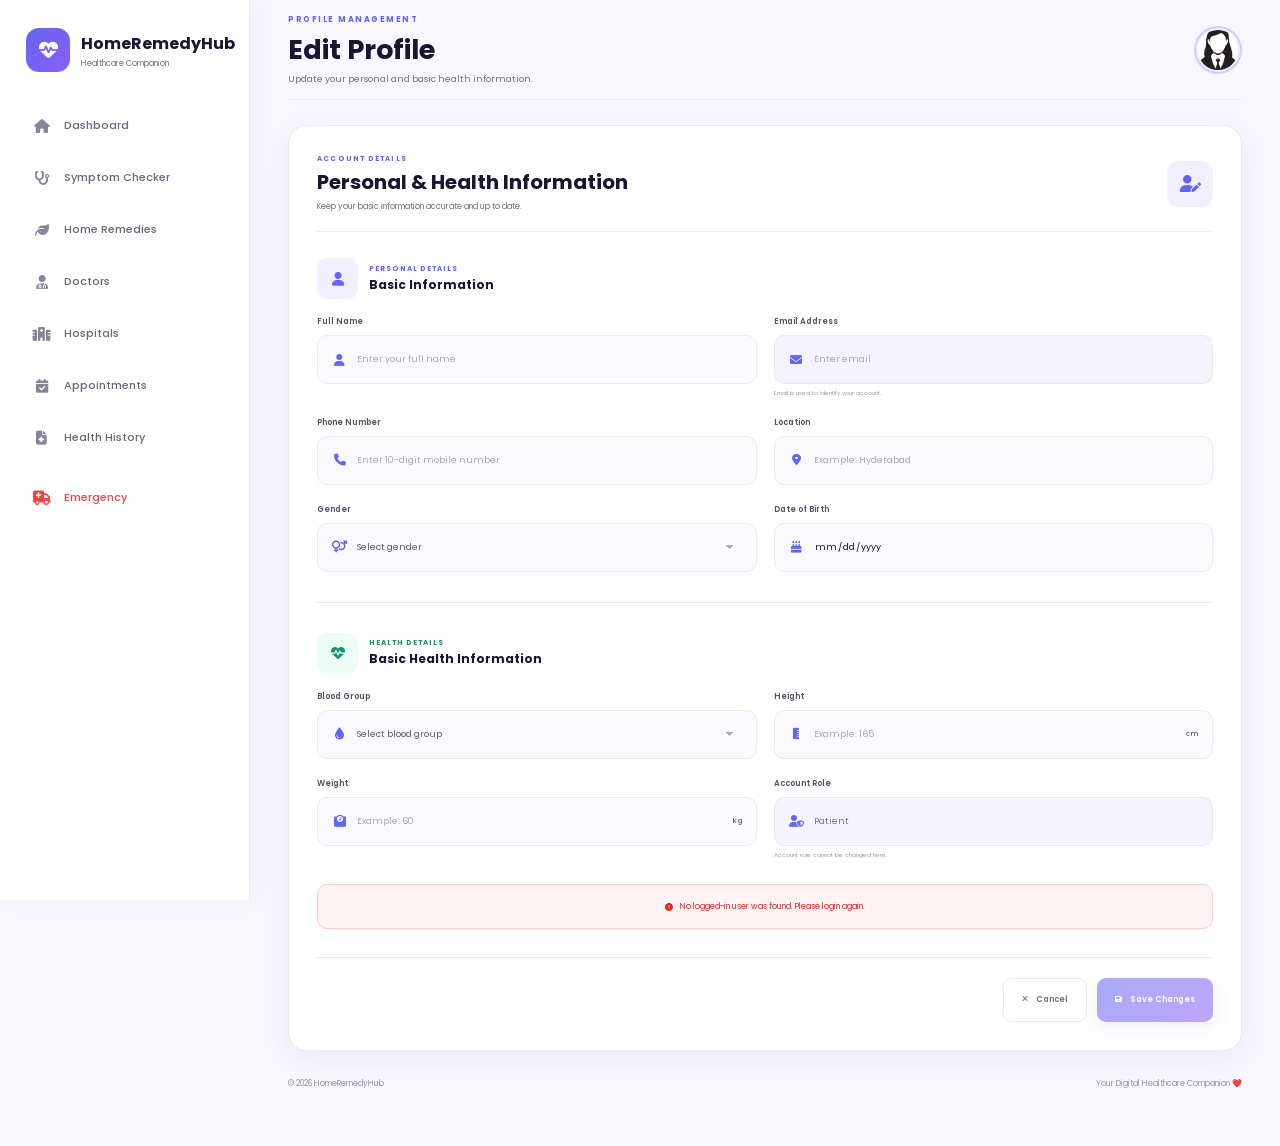
<file: HomeRemedyHub/edit-profile.html>
<!DOCTYPE html>
<html lang="en">

<head>

    <meta charset="UTF-8">

    <meta
        name="viewport"
        content="width=device-width, initial-scale=1.0">

    <title>Edit Profile | HomeRemedyHub</title>


    <!-- Google Font -->

    <link
        rel="preconnect"
        href="https://fonts.googleapis.com">

    <link
        rel="preconnect"
        href="https://fonts.gstatic.com"
        crossorigin>

    <link
        href="https://fonts.googleapis.com/css2?family=Poppins:wght@300;400;500;600;700&display=swap"
        rel="stylesheet">


    <!-- Font Awesome -->

    <link
        rel="stylesheet"
        href="https://cdnjs.cloudflare.com/ajax/libs/font-awesome/6.6.0/css/all.min.css">


    <!-- Edit Profile CSS -->

    <link
        rel="stylesheet"
        href="css/edit-profile.css">

</head>


<body>


<div class="app-layout">


    <!-- =====================================================
         SIDEBAR
    ====================================================== -->

    <aside class="sidebar">


        <!-- BRAND -->

        <div class="brand">


            <div class="brand-icon">

                <i class="fa-solid fa-heart-pulse"></i>

            </div>


            <div class="brand-text">

                <h2>
                    HomeRemedyHub
                </h2>

                <span>
                    Healthcare Companion
                </span>

            </div>


        </div>



        <!-- NAVIGATION -->

        <nav class="sidebar-menu">


            <a href="dashboard.html">

                <i class="fa-solid fa-house"></i>

                <span>
                    Dashboard
                </span>

            </a>


            <a href="symptom.html">

                <i class="fa-solid fa-stethoscope"></i>

                <span>
                    Symptom Checker
                </span>

            </a>


            <a href="remedies.html">

                <i class="fa-solid fa-leaf"></i>

                <span>
                    Home Remedies
                </span>

            </a>


            <a href="doctor.html">

                <i class="fa-solid fa-user-doctor"></i>

                <span>
                    Doctors
                </span>

            </a>


            <a href="hospital.html">

                <i class="fa-solid fa-hospital"></i>

                <span>
                    Hospitals
                </span>

            </a>


            <a href="appointment.html">

                <i class="fa-solid fa-calendar-check"></i>

                <span>
                    Appointments
                </span>

            </a>


            <a href="healthhistory.html">

                <i class="fa-solid fa-file-medical"></i>

                <span>
                    Health History
                </span>

            </a>


            <a
                href="emergency.html"
                class="emergency-link">

                <i class="fa-solid fa-truck-medical"></i>

                <span>
                    Emergency
                </span>

            </a>


        </nav>


    </aside>



    <!-- =====================================================
         MAIN CONTENT
    ====================================================== -->

    <main class="main-content">


        <!-- =================================================
             TOP BAR
        ================================================== -->

        <header class="topbar">


            <div class="page-title">


                <p class="page-label">
                    PROFILE MANAGEMENT
                </p>


                <h1>
                    Edit Profile
                </h1>


                <p>
                    Update your personal and basic health information.
                </p>


            </div>



            <!-- PROFILE -->

            <a
                href="profile.html"
                class="profile-top"
                title="Back to Profile">


                <img
                    src="images/profile.jpg"
                    alt="Profile"

                    onerror="
                        this.style.display='none';
                        this.nextElementSibling.style.display='flex';
                    ">


                <span class="profile-fallback">

                    <i class="fa-solid fa-user"></i>

                </span>


            </a>


        </header>



        <!-- =================================================
             EDIT PROFILE FORM
        ================================================== -->

        <section class="edit-card">


            <!-- CARD HEADER -->

            <div class="card-heading">


                <div>


                    <span>
                        ACCOUNT DETAILS
                    </span>


                    <h2>
                        Personal & Health Information
                    </h2>


                    <p>
                        Keep your basic information accurate and up to date.
                    </p>


                </div>



                <div class="heading-icon">

                    <i class="fa-solid fa-user-pen"></i>

                </div>


            </div>



            <!-- =================================================
                 FORM
            ================================================== -->

            <form id="editProfileForm">


                <!-- HIDDEN USER ID -->

                <input
                    type="hidden"
                    id="userId">



                <!-- =================================================
                     PERSONAL DETAILS
                ================================================== -->

                <section class="form-section">


                    <div class="form-section-title">


                        <div class="section-title-icon">

                            <i class="fa-solid fa-user"></i>

                        </div>


                        <div>


                            <span>
                                PERSONAL DETAILS
                            </span>


                            <h3>
                                Basic Information
                            </h3>


                        </div>


                    </div>



                    <div class="form-grid">


                        <!-- FULL NAME -->

                        <div class="form-group">


                            <label for="fullName">

                                Full Name

                            </label>


                            <div class="field-box">


                                <i class="fa-solid fa-user"></i>


                                <input
                                    type="text"
                                    id="fullName"
                                    placeholder="Enter your full name"
                                    required>


                            </div>


                        </div>



                        <!-- EMAIL -->

                        <div class="form-group">


                            <label for="email">

                                Email Address

                            </label>


                            <div class="field-box readonly-field">


                                <i class="fa-solid fa-envelope"></i>


                                <input
                                    type="email"
                                    id="email"
                                    placeholder="Enter email"
                                    readonly>


                            </div>


                            <small>
                                Email is used to identify your account.
                            </small>


                        </div>



                        <!-- PHONE -->

                        <div class="form-group">


                            <label for="phone">

                                Phone Number

                            </label>


                            <div class="field-box">


                                <i class="fa-solid fa-phone"></i>


                                <input
                                    type="tel"
                                    id="phone"
                                    maxlength="10"
                                    inputmode="numeric"
                                    placeholder="Enter 10-digit mobile number">


                            </div>


                        </div>



                        <!-- LOCATION -->

                        <div class="form-group">


                            <label for="location">

                                Location

                            </label>


                            <div class="field-box">


                                <i class="fa-solid fa-location-dot"></i>


                                <input
                                    type="text"
                                    id="location"
                                    placeholder="Example: Hyderabad">


                            </div>


                        </div>



                        <!-- GENDER -->

                        <div class="form-group">


                            <label for="gender">

                                Gender

                            </label>


                            <div class="field-box">


                                <i class="fa-solid fa-venus-mars"></i>


                                <select id="gender">


                                    <option value="">
                                        Select gender
                                    </option>


                                    <option value="Male">
                                        Male
                                    </option>


                                    <option value="Female">
                                        Female
                                    </option>


                                    <option value="Other">
                                        Other
                                    </option>


                                    <option value="Prefer not to say">
                                        Prefer not to say
                                    </option>


                                </select>


                            </div>


                        </div>



                        <!-- DOB -->

                        <div class="form-group">


                            <label for="dateOfBirth">

                                Date of Birth

                            </label>


                            <div class="field-box">


                                <i class="fa-solid fa-cake-candles"></i>


                                <input
                                    type="date"
                                    id="dateOfBirth">


                            </div>


                        </div>


                    </div>


                </section>



                <!-- =================================================
                     DIVIDER
                ================================================== -->

                <div class="section-divider"></div>



                <!-- =================================================
                     HEALTH DETAILS
                ================================================== -->

                <section class="form-section">


                    <div class="form-section-title health-title">


                        <div class="section-title-icon">

                            <i class="fa-solid fa-heart-pulse"></i>

                        </div>


                        <div>


                            <span>
                                HEALTH DETAILS
                            </span>


                            <h3>
                                Basic Health Information
                            </h3>


                        </div>


                    </div>



                    <div class="form-grid">


                        <!-- BLOOD GROUP -->

                        <div class="form-group">


                            <label for="bloodGroup">

                                Blood Group

                            </label>


                            <div class="field-box">


                                <i class="fa-solid fa-droplet"></i>


                                <select id="bloodGroup">


                                    <option value="">
                                        Select blood group
                                    </option>


                                    <option value="A+">A+</option>
                                    <option value="A-">A-</option>

                                    <option value="B+">B+</option>
                                    <option value="B-">B-</option>

                                    <option value="AB+">AB+</option>
                                    <option value="AB-">AB-</option>

                                    <option value="O+">O+</option>
                                    <option value="O-">O-</option>


                                </select>


                            </div>


                        </div>



                        <!-- HEIGHT -->

                        <div class="form-group">


                            <label for="height">

                                Height

                            </label>


                            <div class="field-box input-unit">


                                <i class="fa-solid fa-ruler-vertical"></i>


                                <input
                                    type="number"
                                    id="height"
                                    min="50"
                                    max="250"
                                    step="0.1"
                                    placeholder="Example: 165">


                                <span>
                                    cm
                                </span>


                            </div>


                        </div>



                        <!-- WEIGHT -->

                        <div class="form-group">


                            <label for="weight">

                                Weight

                            </label>


                            <div class="field-box input-unit">


                                <i class="fa-solid fa-weight-scale"></i>


                                <input
                                    type="number"
                                    id="weight"
                                    min="10"
                                    max="400"
                                    step="0.1"
                                    placeholder="Example: 60">


                                <span>
                                    kg
                                </span>


                            </div>


                        </div>



                        <!-- ROLE -->

                        <div class="form-group">


                            <label for="role">

                                Account Role

                            </label>


                            <div class="field-box readonly-field">


                                <i class="fa-solid fa-user-shield"></i>


                                <input
                                    type="text"
                                    id="role"
                                    value="Patient"
                                    readonly>


                            </div>


                            <small>
                                Account role cannot be changed here.
                            </small>


                        </div>


                    </div>


                </section>



                <!-- =================================================
                     MESSAGE
                ================================================== -->

                <div
                    id="editProfileMessage"
                    class="edit-message hidden">
                </div>



                <!-- =================================================
                     ACTION BUTTONS
                ================================================== -->

                <div class="form-actions">


                    <button
                        type="button"
                        class="cancel-btn"
                        onclick="window.location.href='profile.html'">


                        <i class="fa-solid fa-xmark"></i>

                        Cancel


                    </button>



                    <button
                        type="submit"
                        id="saveProfileBtn"
                        class="save-btn">


                        <i class="fa-solid fa-floppy-disk"></i>

                        Save Changes


                    </button>


                </div>


            </form>


        </section>



        <!-- =================================================
             FOOTER
        ================================================== -->

        <footer>


            <span>
                © 2026 HomeRemedyHub
            </span>


            <span>
                Your Digital Healthcare Companion ❤️
            </span>


        </footer>


    </main>


</div>



<script src="js/edit-profile.js"></script>


</body>

</html>
</file>
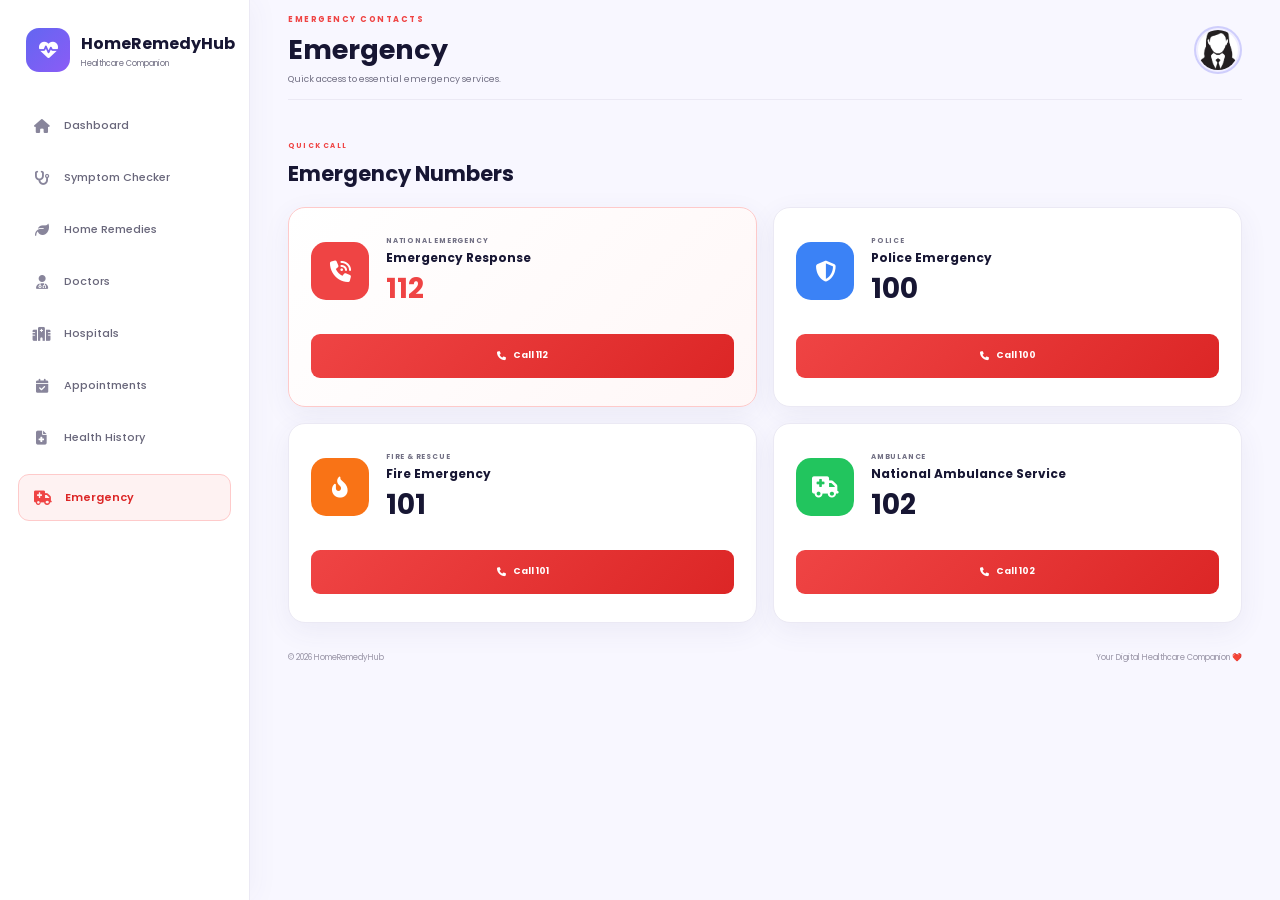
<file: HomeRemedyHub/emergency.html>
<!DOCTYPE html>
<html lang="en">

<head>

    <meta charset="UTF-8">

    <meta
        name="viewport"
        content="width=device-width, initial-scale=1.0">

    <title>Emergency | HomeRemedyHub</title>


    <!-- Google Font -->

    <link
        rel="preconnect"
        href="https://fonts.googleapis.com">

    <link
        rel="preconnect"
        href="https://fonts.gstatic.com"
        crossorigin>

    <link
        href="https://fonts.googleapis.com/css2?family=Poppins:wght@300;400;500;600;700&display=swap"
        rel="stylesheet">


    <!-- Font Awesome -->

    <link
        rel="stylesheet"
        href="https://cdnjs.cloudflare.com/ajax/libs/font-awesome/6.6.0/css/all.min.css">


    <!-- CSS -->

    <link
        rel="stylesheet"
        href="css/emergency.css">

</head>


<body>


<div class="app-layout">


    <!-- =====================================================
         SIDEBAR
    ====================================================== -->

    <aside class="sidebar">


        <div class="brand">


            <div class="brand-icon">

                <i class="fa-solid fa-heart-pulse"></i>

            </div>


            <div class="brand-text">

                <h2>
                    HomeRemedyHub
                </h2>

                <span>
                    Healthcare Companion
                </span>

            </div>


        </div>



        <nav class="sidebar-menu">


            <a href="dashboard.html">

                <i class="fa-solid fa-house"></i>

                <span>
                    Dashboard
                </span>

            </a>


            <a href="symptom.html">

                <i class="fa-solid fa-stethoscope"></i>

                <span>
                    Symptom Checker
                </span>

            </a>


            <a href="remedies.html">

                <i class="fa-solid fa-leaf"></i>

                <span>
                    Home Remedies
                </span>

            </a>


            <a href="doctor.html">

                <i class="fa-solid fa-user-doctor"></i>

                <span>
                    Doctors
                </span>

            </a>


            <a href="hospital.html">

                <i class="fa-solid fa-hospital"></i>

                <span>
                    Hospitals
                </span>

            </a>


            <a href="appointment.html">

                <i class="fa-solid fa-calendar-check"></i>

                <span>
                    Appointments
                </span>

            </a>


            <a href="healthhistory.html">

                <i class="fa-solid fa-file-medical"></i>

                <span>
                    Health History
                </span>

            </a>


            <a
                href="emergency.html"
                class="emergency-link active">

                <i class="fa-solid fa-truck-medical"></i>

                <span>
                    Emergency
                </span>

            </a>


        </nav>


    </aside>



    <!-- =====================================================
         MAIN CONTENT
    ====================================================== -->

    <main class="main-content">


        <!-- =================================================
             TOPBAR
        ================================================== -->

        <header class="topbar">


            <div class="page-title">


                <p class="page-label">
                    EMERGENCY CONTACTS
                </p>


                <h1>
                    Emergency
                </h1>


                <p>
                    Quick access to essential emergency services.
                </p>


            </div>



            <a
                href="profile.html"
                class="profile-top"
                title="My Profile">


                <img
                    src="images/profile.jpg"
                    alt="Profile">


                <span class="profile-fallback">

                    <i class="fa-solid fa-user"></i>

                </span>


            </a>


        </header>



        <!-- =====================================================
             EMERGENCY NUMBERS
        ====================================================== -->

        <section class="emergency-section">


            <div class="emergency-heading">


                <span>
                    QUICK CALL
                </span>


                <h2>
                    Emergency Numbers
                </h2>


            </div>



            <div class="emergency-grid">


                <!-- =================================================
                     112
                ================================================== -->

                <article class="emergency-card primary-card">


                    <div class="emergency-icon">

                        <i class="fa-solid fa-phone-volume"></i>

                    </div>


                    <div class="emergency-info">


                        <span>
                            NATIONAL EMERGENCY
                        </span>


                        <h3>
                            Emergency Response
                        </h3>


                        <strong>
                            112
                        </strong>


                    </div>


                    <a
                        href="tel:112"
                        class="call-btn">


                        <i class="fa-solid fa-phone"></i>

                        Call 112


                    </a>


                </article>



                <!-- =================================================
                     POLICE
                ================================================== -->

                <article class="emergency-card">


                    <div class="emergency-icon police-icon">

                        <i class="fa-solid fa-shield-halved"></i>

                    </div>


                    <div class="emergency-info">


                        <span>
                            POLICE
                        </span>


                        <h3>
                            Police Emergency
                        </h3>


                        <strong>
                            100
                        </strong>


                    </div>


                    <a
                        href="tel:100"
                        class="call-btn">


                        <i class="fa-solid fa-phone"></i>

                        Call 100


                    </a>


                </article>



                <!-- =================================================
                     FIRE
                ================================================== -->

                <article class="emergency-card">


                    <div class="emergency-icon fire-icon">

                        <i class="fa-solid fa-fire-flame-curved"></i>

                    </div>


                    <div class="emergency-info">


                        <span>
                            FIRE & RESCUE
                        </span>


                        <h3>
                            Fire Emergency
                        </h3>


                        <strong>
                            101
                        </strong>


                    </div>


                    <a
                        href="tel:101"
                        class="call-btn">


                        <i class="fa-solid fa-phone"></i>

                        Call 101


                    </a>


                </article>



                <!-- =================================================
                     AMBULANCE
                ================================================== -->

                <article class="emergency-card">


                    <div class="emergency-icon ambulance-icon">

                        <i class="fa-solid fa-truck-medical"></i>

                    </div>


                    <div class="emergency-info">


                        <span>
                            AMBULANCE
                        </span>


                        <h3>
                            National Ambulance Service
                        </h3>


                        <strong>
                            102
                        </strong>


                    </div>


                    <a
                        href="tel:102"
                        class="call-btn">


                        <i class="fa-solid fa-phone"></i>

                        Call 102


                    </a>


                </article>


            </div>


        </section>



        <!-- =================================================
             FOOTER
        ================================================== -->

        <footer>


            <span>
                © 2026 HomeRemedyHub
            </span>


            <span>
                Your Digital Healthcare Companion ❤️
            </span>


        </footer>


    </main>


</div>


<script src="js/emergency.js"></script>


</body>

</html>
</file>
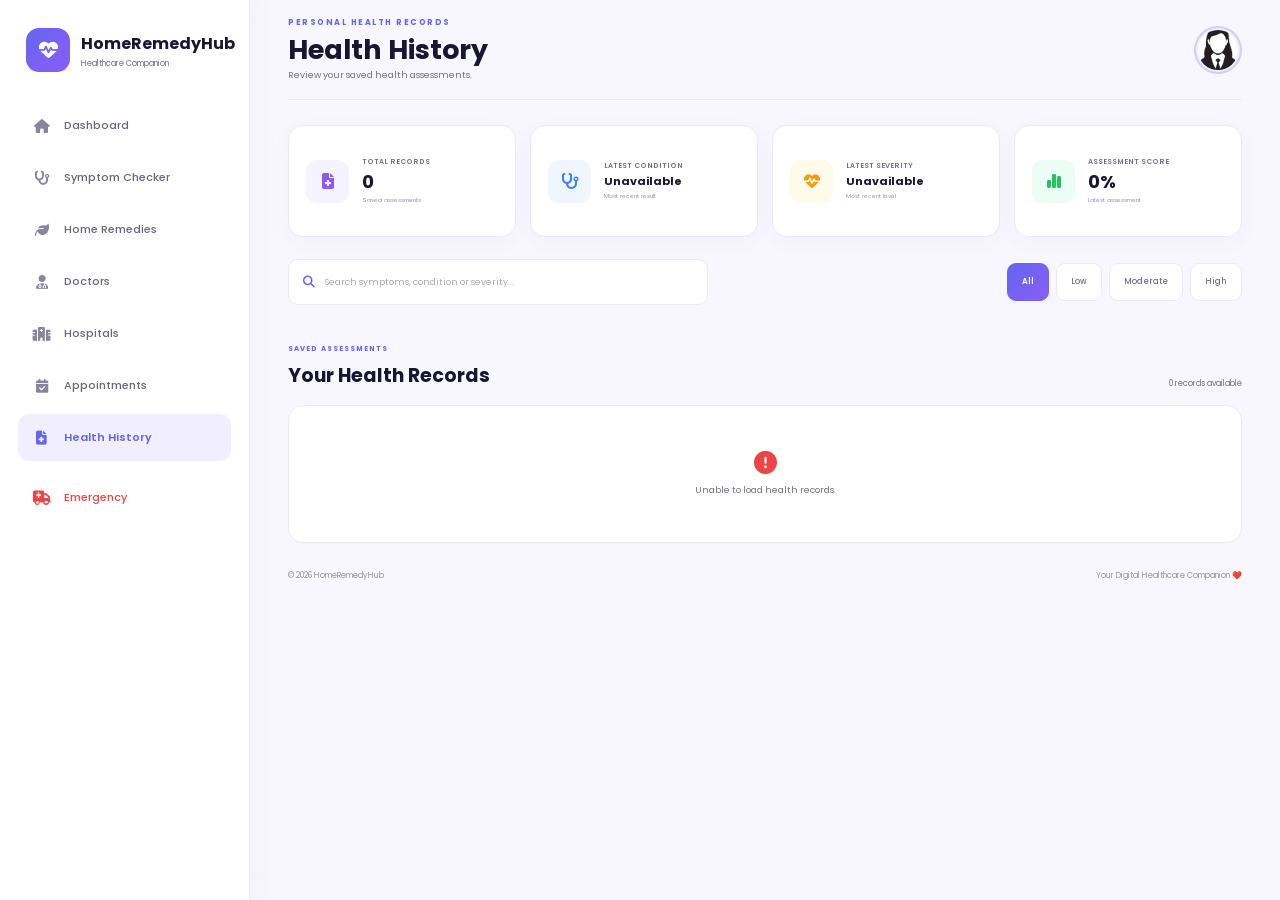
<file: HomeRemedyHub/healthhistory.html>
<!DOCTYPE html>
<html lang="en">

<head>

    <meta charset="UTF-8">

    <meta
        name="viewport"
        content="width=device-width, initial-scale=1.0">

    <title>
        Health History | HomeRemedyHub
    </title>


    <!-- Google Font -->

    <link
        rel="preconnect"
        href="https://fonts.googleapis.com">

    <link
        rel="preconnect"
        href="https://fonts.gstatic.com"
        crossorigin>

    <link
        href="https://fonts.googleapis.com/css2?family=Poppins:wght@300;400;500;600;700&display=swap"
        rel="stylesheet">


    <!-- Font Awesome -->

    <link
        rel="stylesheet"
        href="https://cdnjs.cloudflare.com/ajax/libs/font-awesome/6.6.0/css/all.min.css">


    <!-- CSS -->

    <link
        rel="stylesheet"
        href="css/healthhistory.css">

</head>


<body>


<div class="app-layout">


    <!-- =====================================================
         SIDEBAR
    ====================================================== -->

    <aside class="sidebar">


        <!-- BRAND -->

        <div class="brand">


            <div class="brand-icon">

                <i class="fa-solid fa-heart-pulse"></i>

            </div>


            <div class="brand-text">

                <h2>
                    HomeRemedyHub
                </h2>

                <span>
                    Healthcare Companion
                </span>

            </div>


        </div>



        <!-- MENU -->

        <nav class="sidebar-menu">


            <a href="dashboard.html">

                <i class="fa-solid fa-house"></i>

                <span>
                    Dashboard
                </span>

            </a>



            <a href="symptom.html">

                <i class="fa-solid fa-stethoscope"></i>

                <span>
                    Symptom Checker
                </span>

            </a>



            <a href="remedies.html">

                <i class="fa-solid fa-leaf"></i>

                <span>
                    Home Remedies
                </span>

            </a>



            <a href="doctor.html">

                <i class="fa-solid fa-user-doctor"></i>

                <span>
                    Doctors
                </span>

            </a>



            <a href="hospital.html">

                <i class="fa-solid fa-hospital"></i>

                <span>
                    Hospitals
                </span>

            </a>



            <a href="appointment.html">

                <i class="fa-solid fa-calendar-check"></i>

                <span>
                    Appointments
                </span>

            </a>



            <a
                href="healthhistory.html"
                class="active">

                <i class="fa-solid fa-file-medical"></i>

                <span>
                    Health History
                </span>

            </a>



            <a
                href="emergency.html"
                class="emergency-link">

                <i class="fa-solid fa-truck-medical"></i>

                <span>
                    Emergency
                </span>

            </a>


        </nav>


    </aside>



    <!-- =====================================================
         MAIN CONTENT
    ====================================================== -->

    <main class="main-content">


        <!-- =================================================
             TOP BAR
        ================================================== -->

        <header class="topbar">


            <div class="page-title">


                <p class="page-label">
                    PERSONAL HEALTH RECORDS
                </p>


                <h1>
                    Health History
                </h1>


                <p>
                    Review your saved health assessments.
                </p>


            </div>



            <!-- PROFILE -->

            <a
                href="profile.html"
                class="profile-top"
                title="My Profile">


                <img
                    src="images/profile.jpg"
                    alt="Profile">


                <span class="profile-fallback">

                    <i class="fa-solid fa-user"></i>

                </span>


            </a>


        </header>



        <!-- =====================================================
             SUMMARY
        ====================================================== -->

        <section class="history-summary-grid">


            <!-- TOTAL RECORDS -->

            <article class="summary-card">


                <div class="summary-icon icon-purple">

                    <i class="fa-solid fa-file-medical"></i>

                </div>


                <div class="summary-content">


                    <span>
                        TOTAL RECORDS
                    </span>


                    <strong id="totalRecords">
                        0
                    </strong>


                    <small>
                        Saved assessments
                    </small>


                </div>


            </article>



            <!-- LATEST CONDITION -->

            <article class="summary-card">


                <div class="summary-icon icon-blue">

                    <i class="fa-solid fa-stethoscope"></i>

                </div>


                <div class="summary-content">


                    <span>
                        LATEST CONDITION
                    </span>


                    <strong
                        id="latestCondition"
                        class="summary-text">

                        No Data

                    </strong>


                    <small>
                        Most recent result
                    </small>


                </div>


            </article>



            <!-- LATEST SEVERITY -->

            <article class="summary-card">


                <div class="summary-icon icon-yellow">

                    <i class="fa-solid fa-heart-pulse"></i>

                </div>


                <div class="summary-content">


                    <span>
                        LATEST SEVERITY
                    </span>


                    <strong
                        id="latestSeverity"
                        class="summary-text">

                        No Data

                    </strong>


                    <small>
                        Most recent level
                    </small>


                </div>


            </article>



            <!-- LATEST SCORE -->

            <article class="summary-card">


                <div class="summary-icon icon-green">

                    <i class="fa-solid fa-chart-simple"></i>

                </div>


                <div class="summary-content">


                    <span>
                        ASSESSMENT SCORE
                    </span>


                    <strong id="latestPercentage">
                        0%
                    </strong>


                    <small>
                        Latest assessment
                    </small>


                </div>


            </article>


        </section>



        <!-- =====================================================
             SEARCH + FILTER
        ====================================================== -->

        <section class="history-tools">


            <!-- SEARCH -->

            <div class="search-box">


                <i class="fa-solid fa-magnifying-glass"></i>


                <input
                    type="text"
                    id="historySearch"
                    placeholder="Search symptoms, condition or severity...">


            </div>



            <!-- FILTER -->

            <div class="filter-section">


                <button
                    type="button"
                    class="filter-btn active"
                    data-filter="all">

                    All

                </button>


                <button
                    type="button"
                    class="filter-btn"
                    data-filter="low">

                    Low

                </button>


                <button
                    type="button"
                    class="filter-btn"
                    data-filter="moderate">

                    Moderate

                </button>


                <button
                    type="button"
                    class="filter-btn"
                    data-filter="high">

                    High

                </button>


            </div>


        </section>



        <!-- =====================================================
             RECORD HEADING
        ====================================================== -->

        <div class="records-heading">


            <div>


                <span>
                    SAVED ASSESSMENTS
                </span>


                <h2>
                    Your Health Records
                </h2>


            </div>



            <div class="records-actions">


                <p id="recordCount">
                    0 records available
                </p>


                <button
                    type="button"
                    id="deleteAllHistoryBtn"
                    class="delete-all-btn">


                    <i class="fa-solid fa-trash"></i>

                    Delete All


                </button>


            </div>


        </div>



        <!-- =====================================================
             HEALTH HISTORY RECORDS
        ====================================================== -->

        <section
            id="healthHistoryList"
            class="history-list">


            <!-- Records are inserted by JavaScript -->


        </section>



        <!-- =====================================================
             EMPTY STATE
        ====================================================== -->

        <div
            id="historyEmptyState"
            class="history-empty-state">


            <div class="empty-icon">

                <i class="fa-regular fa-file-lines"></i>

            </div>


            <h3>
                No health records found
            </h3>


            <p>
                Your saved assessments will appear here.
            </p>


        </div>



        <!-- =====================================================
             FOOTER
        ====================================================== -->

        <footer>


            <span>
                © 2026 HomeRemedyHub
            </span>


            <span>
                Your Digital Healthcare Companion ❤️
            </span>


        </footer>


    </main>


</div>



<!-- JavaScript -->

<script src="js/healthhistory.js"></script>


</body>

</html>
</file>
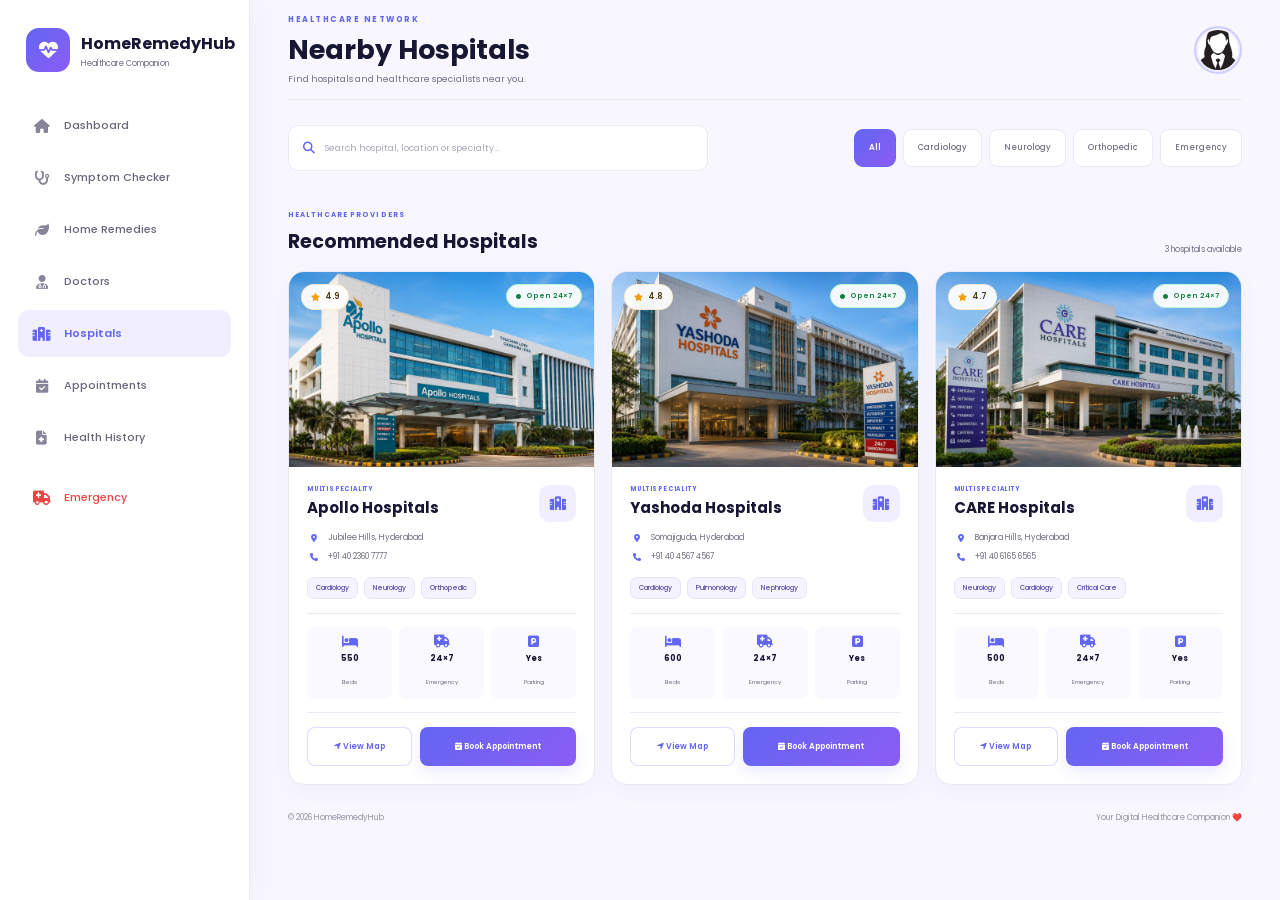
<file: HomeRemedyHub/hospital.html>
<!DOCTYPE html>
<html lang="en">

<head>

    <meta charset="UTF-8">

    <meta
        name="viewport"
        content="width=device-width, initial-scale=1.0">

    <title>
        Nearby Hospitals | HomeRemedyHub
    </title>


    <!-- GOOGLE FONT -->

    <link
        rel="preconnect"
        href="https://fonts.googleapis.com">

    <link
        rel="preconnect"
        href="https://fonts.gstatic.com"
        crossorigin>

    <link
        href="https://fonts.googleapis.com/css2?family=Poppins:wght@300;400;500;600;700&display=swap"
        rel="stylesheet">


    <!-- FONT AWESOME -->

    <link
        rel="stylesheet"
        href="https://cdnjs.cloudflare.com/ajax/libs/font-awesome/6.6.0/css/all.min.css">


    <!-- CSS -->

    <link
        rel="stylesheet"
        href="css/hospital.css">

</head>


<body>


<div class="app-layout">


    <!-- =====================================================
         SIDEBAR
    ====================================================== -->

    <aside class="sidebar">


        <!-- BRAND -->

        <div class="brand">


            <div class="brand-icon">

                <i class="fa-solid fa-heart-pulse"></i>

            </div>


            <div class="brand-text">

                <h2>
                    HomeRemedyHub
                </h2>

                <span>
                    Healthcare Companion
                </span>

            </div>


        </div>



        <!-- MENU -->

        <nav class="sidebar-menu">


            <a href="dashboard.html">

                <i class="fa-solid fa-house"></i>

                <span>
                    Dashboard
                </span>

            </a>


            <a href="symptom.html">

                <i class="fa-solid fa-stethoscope"></i>

                <span>
                    Symptom Checker
                </span>

            </a>


            <a href="remedies.html">

                <i class="fa-solid fa-leaf"></i>

                <span>
                    Home Remedies
                </span>

            </a>


            <a href="doctor.html">

                <i class="fa-solid fa-user-doctor"></i>

                <span>
                    Doctors
                </span>

            </a>


            <a
                href="hospital.html"
                class="active">

                <i class="fa-solid fa-hospital"></i>

                <span>
                    Hospitals
                </span>

            </a>


            <a href="appointment.html">

                <i class="fa-solid fa-calendar-check"></i>

                <span>
                    Appointments
                </span>

            </a>


            <a href="healthhistory.html">

                <i class="fa-solid fa-file-medical"></i>

                <span>
                    Health History
                </span>

            </a>


            <a
                href="emergency.html"
                class="emergency-link">

                <i class="fa-solid fa-truck-medical"></i>

                <span>
                    Emergency
                </span>

            </a>


        </nav>


    </aside>



    <!-- =====================================================
         MAIN CONTENT
    ====================================================== -->

    <main class="main-content">


        <!-- =================================================
             TOPBAR
        ================================================== -->

        <header class="topbar">


            <div class="page-title">


                <p class="page-label">
                    HEALTHCARE NETWORK
                </p>


                <h1>
                    Nearby Hospitals
                </h1>


                <p>
                    Find hospitals and healthcare specialists near you.
                </p>


            </div>



            <!-- PROFILE -->

            <a
                href="profile.html"
                class="profile-top"
                title="My Profile">


                <img
                    src="images/profile.jpg"
                    alt="Profile">


                <span class="profile-fallback">

                    <i class="fa-solid fa-user"></i>

                </span>


            </a>


        </header>



        <!-- =====================================================
             SEARCH + FILTER
        ====================================================== -->

        <section class="hospital-tools">


            <!-- SEARCH -->

            <div class="search-box">


                <i class="fa-solid fa-magnifying-glass"></i>


                <input
                    type="text"
                    id="hospitalSearch"
                    placeholder="Search hospital, location or specialty...">


            </div>



            <!-- FILTERS -->

            <div class="filter-section">


                <button
                    type="button"
                    class="filter active">

                    All

                </button>


                <button
                    type="button"
                    class="filter">

                    Cardiology

                </button>


                <button
                    type="button"
                    class="filter">

                    Neurology

                </button>


                <button
                    type="button"
                    class="filter">

                    Orthopedic

                </button>


                <button
                    type="button"
                    class="filter">

                    Emergency

                </button>


            </div>


        </section>



        <!-- =====================================================
             SECTION HEADING
        ====================================================== -->

        <div class="section-heading">


            <div>


                <span>
                    HEALTHCARE PROVIDERS
                </span>


                <h2>
                    Recommended Hospitals
                </h2>


            </div>


            <p id="hospitalCount">
                3 hospitals available
            </p>


        </div>



        <!-- =====================================================
             HOSPITAL GRID
        ====================================================== -->

        <section class="hospital-grid">


            <!-- =================================================
                 APOLLO
            ================================================== -->

            <article class="hospital-card">


                <div class="hospital-image">


                    <img
                        src="images/apollo.jpg"
                        alt="Apollo Hospitals">


                    <span class="rating">

                        <i class="fa-solid fa-star"></i>

                        4.9

                    </span>


                    <span class="open-badge">

                        <i class="fa-solid fa-circle"></i>

                        Open 24×7

                    </span>


                </div>



                <div class="hospital-details">


                    <div class="hospital-title-row">


                        <div>


                            <span class="hospital-type">
                                MULTISPECIALITY
                            </span>


                            <h2>
                                Apollo Hospitals
                            </h2>


                        </div>


                        <div class="hospital-icon">

                            <i class="fa-solid fa-hospital"></i>

                        </div>


                    </div>



                    <p class="location">

                        <i class="fa-solid fa-location-dot"></i>

                        Jubilee Hills, Hyderabad

                    </p>


                    <p>

                        <i class="fa-solid fa-phone"></i>

                        +91 40 2360 7777

                    </p>



                    <div class="specialists">


                        <span>
                            Cardiology
                        </span>


                        <span>
                            Neurology
                        </span>


                        <span>
                            Orthopedic
                        </span>


                    </div>



                    <div class="facility-row">


                        <div>

                            <i class="fa-solid fa-bed"></i>

                            <strong>
                                550
                            </strong>

                            <span>
                                Beds
                            </span>

                        </div>


                        <div>

                            <i class="fa-solid fa-truck-medical"></i>

                            <strong>
                                24×7
                            </strong>

                            <span>
                                Emergency
                            </span>

                        </div>


                        <div>

                            <i class="fa-solid fa-square-parking"></i>

                            <strong>
                                Yes
                            </strong>

                            <span>
                                Parking
                            </span>

                        </div>


                    </div>



                    <div class="card-actions">


                        <button
                            type="button"
                            class="map-btn">

                            <i class="fa-solid fa-location-arrow"></i>

                            View Map

                        </button>


                        <button
                            type="button"
                            class="book-btn"
                            onclick="bookAppointment(
                                'Apollo Hospitals',
                                'General Physician'
                            )">

                            <i class="fa-solid fa-calendar-check"></i>

                            Book Appointment

                        </button>


                    </div>


                </div>


            </article>



            <!-- =================================================
                 YASHODA
            ================================================== -->

            <article class="hospital-card">


                <div class="hospital-image">


                    <img
                        src="images/yashoda.jpg"
                        alt="Yashoda Hospitals">


                    <span class="rating">

                        <i class="fa-solid fa-star"></i>

                        4.8

                    </span>


                    <span class="open-badge">

                        <i class="fa-solid fa-circle"></i>

                        Open 24×7

                    </span>


                </div>



                <div class="hospital-details">


                    <div class="hospital-title-row">


                        <div>


                            <span class="hospital-type">
                                MULTISPECIALITY
                            </span>


                            <h2>
                                Yashoda Hospitals
                            </h2>


                        </div>


                        <div class="hospital-icon">

                            <i class="fa-solid fa-hospital"></i>

                        </div>


                    </div>



                    <p class="location">

                        <i class="fa-solid fa-location-dot"></i>

                        Somajiguda, Hyderabad

                    </p>


                    <p>

                        <i class="fa-solid fa-phone"></i>

                        +91 40 4567 4567

                    </p>



                    <div class="specialists">


                        <span>
                            Cardiology
                        </span>


                        <span>
                            Pulmonology
                        </span>


                        <span>
                            Nephrology
                        </span>


                    </div>



                    <div class="facility-row">


                        <div>

                            <i class="fa-solid fa-bed"></i>

                            <strong>
                                600
                            </strong>

                            <span>
                                Beds
                            </span>

                        </div>


                        <div>

                            <i class="fa-solid fa-truck-medical"></i>

                            <strong>
                                24×7
                            </strong>

                            <span>
                                Emergency
                            </span>

                        </div>


                        <div>

                            <i class="fa-solid fa-square-parking"></i>

                            <strong>
                                Yes
                            </strong>

                            <span>
                                Parking
                            </span>

                        </div>


                    </div>



                    <div class="card-actions">


                        <button
                            type="button"
                            class="map-btn">

                            <i class="fa-solid fa-location-arrow"></i>

                            View Map

                        </button>


                        <button
                            type="button"
                            class="book-btn"
                            onclick="bookAppointment(
                                'Yashoda Hospitals',
                                'Cardiologist'
                            )">

                            <i class="fa-solid fa-calendar-check"></i>

                            Book Appointment

                        </button>


                    </div>


                </div>


            </article>



            <!-- =================================================
                 CARE
            ================================================== -->

            <article class="hospital-card">


                <div class="hospital-image">


                    <img
                        src="images/care.jpg"
                        alt="CARE Hospitals">


                    <span class="rating">

                        <i class="fa-solid fa-star"></i>

                        4.7

                    </span>


                    <span class="open-badge">

                        <i class="fa-solid fa-circle"></i>

                        Open 24×7

                    </span>


                </div>



                <div class="hospital-details">


                    <div class="hospital-title-row">


                        <div>


                            <span class="hospital-type">
                                MULTISPECIALITY
                            </span>


                            <h2>
                                CARE Hospitals
                            </h2>


                        </div>


                        <div class="hospital-icon">

                            <i class="fa-solid fa-hospital"></i>

                        </div>


                    </div>



                    <p class="location">

                        <i class="fa-solid fa-location-dot"></i>

                        Banjara Hills, Hyderabad

                    </p>


                    <p>

                        <i class="fa-solid fa-phone"></i>

                        +91 40 6165 6565

                    </p>



                    <div class="specialists">


                        <span>
                            Neurology
                        </span>


                        <span>
                            Cardiology
                        </span>


                        <span>
                            Critical Care
                        </span>


                    </div>



                    <div class="facility-row">


                        <div>

                            <i class="fa-solid fa-bed"></i>

                            <strong>
                                500
                            </strong>

                            <span>
                                Beds
                            </span>

                        </div>


                        <div>

                            <i class="fa-solid fa-truck-medical"></i>

                            <strong>
                                24×7
                            </strong>

                            <span>
                                Emergency
                            </span>

                        </div>


                        <div>

                            <i class="fa-solid fa-square-parking"></i>

                            <strong>
                                Yes
                            </strong>

                            <span>
                                Parking
                            </span>

                        </div>


                    </div>



                    <div class="card-actions">


                        <button
                            type="button"
                            class="map-btn">

                            <i class="fa-solid fa-location-arrow"></i>

                            View Map

                        </button>


                        <button
                            type="button"
                            class="book-btn"
                            onclick="bookAppointment(
                                'CARE Hospitals',
                                'Neurologist'
                            )">

                            <i class="fa-solid fa-calendar-check"></i>

                            Book Appointment

                        </button>


                    </div>


                </div>


            </article>


        </section>



        <!-- =====================================================
             NO RESULTS
        ====================================================== -->

        <div
            id="noHospitals"
            class="no-results">


            <i class="fa-solid fa-hospital"></i>


            <h3>
                No hospitals found
            </h3>


            <p>
                Try changing your search or specialty filter.
            </p>


        </div>



        <!-- =====================================================
             FOOTER
        ====================================================== -->

        <footer>


            <span>
                © 2026 HomeRemedyHub
            </span>


            <span>
                Your Digital Healthcare Companion ❤️
            </span>


        </footer>


    </main>


</div>



<script src="js/hospital.js"></script>


</body>

</html>
</file>
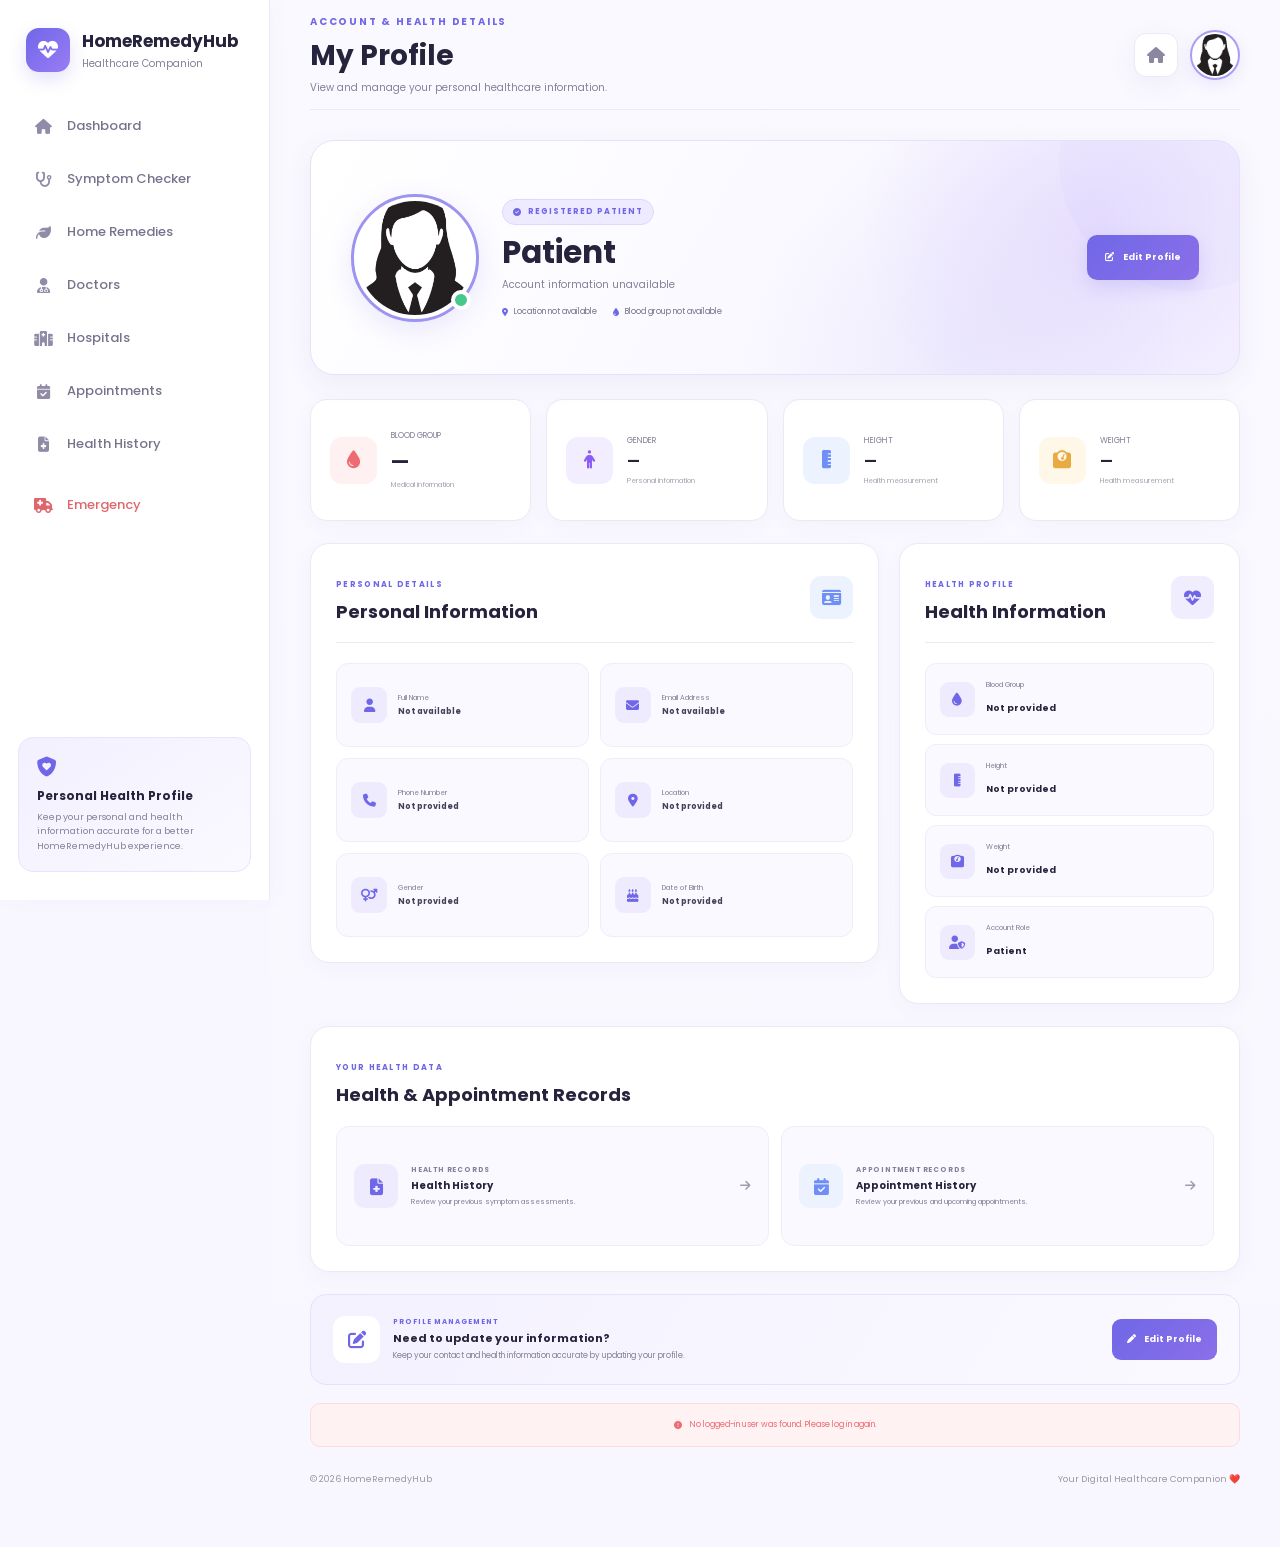
<file: HomeRemedyHub/profile.html>
<!DOCTYPE html>
<html lang="en">

<head>

    <meta charset="UTF-8">

    <meta
        name="viewport"
        content="width=device-width, initial-scale=1.0">

    <title>My Profile | HomeRemedyHub</title>


    <!-- Google Font -->

    <link rel="preconnect" href="https://fonts.googleapis.com">

    <link
        rel="preconnect"
        href="https://fonts.gstatic.com"
        crossorigin>

    <link
        href="https://fonts.googleapis.com/css2?family=Poppins:wght@300;400;500;600;700&display=swap"
        rel="stylesheet">


    <!-- Font Awesome -->

    <link
        rel="stylesheet"
        href="https://cdnjs.cloudflare.com/ajax/libs/font-awesome/6.6.0/css/all.min.css">


    <!-- Profile CSS -->

    <link
        rel="stylesheet"
        href="css/profile.css">

</head>


<body>


<div class="app-layout">


    <!-- =====================================================
         SIDEBAR
    ====================================================== -->

    <aside class="sidebar">


        <!-- BRAND -->

        <div class="brand">

            <div class="brand-icon">

                <i class="fa-solid fa-heart-pulse"></i>

            </div>


            <div>

                <h2>
                    HomeRemedyHub
                </h2>

                <span>
                    Healthcare Companion
                </span>

            </div>

        </div>



        <!-- =================================================
             FINAL SIDEBAR
        ================================================== -->

        <nav class="sidebar-menu">


            <a href="dashboard.html">

                <i class="fa-solid fa-house"></i>

                <span>
                    Dashboard
                </span>

            </a>


            <a href="symptom.html">

                <i class="fa-solid fa-stethoscope"></i>

                <span>
                    Symptom Checker
                </span>

            </a>


            <a href="remedies.html">

                <i class="fa-solid fa-leaf"></i>

                <span>
                    Home Remedies
                </span>

            </a>


            <a href="doctor.html">

                <i class="fa-solid fa-user-doctor"></i>

                <span>
                    Doctors
                </span>

            </a>


            <a href="hospital.html">

                <i class="fa-solid fa-hospital"></i>

                <span>
                    Hospitals
                </span>

            </a>


            <a href="appointment.html">

                <i class="fa-solid fa-calendar-check"></i>

                <span>
                    Appointments
                </span>

            </a>


            <a href="healthhistory.html">

                <i class="fa-solid fa-file-medical"></i>

                <span>
                    Health History
                </span>

            </a>


            <a
                href="emergency.html"
                class="emergency-link">

                <i class="fa-solid fa-truck-medical"></i>

                <span>
                    Emergency
                </span>

            </a>


        </nav>



        <!-- =================================================
             SIDEBAR BOTTOM
        ================================================== -->

        <div class="sidebar-bottom">

            <div class="support-card">

                <i class="fa-solid fa-shield-heart"></i>


                <h4>
                    Personal Health Profile
                </h4>


                <p>

                    Keep your personal and health information
                    accurate for a better HomeRemedyHub experience.

                </p>

            </div>

        </div>


    </aside>



    <!-- =====================================================
         MAIN CONTENT
    ====================================================== -->

    <main class="main-content">


        <!-- =================================================
             TOPBAR
        ================================================== -->

        <header class="topbar">


            <div class="page-title">


                <p class="page-label">
                    ACCOUNT & HEALTH DETAILS
                </p>


                <h1>
                    My Profile
                </h1>


                <p>
                    View and manage your personal healthcare information.
                </p>


            </div>



            <div class="topbar-actions">


                <!-- BACK TO DASHBOARD -->

                <a
                    href="dashboard.html"
                    class="dashboard-shortcut"
                    title="Dashboard">

                    <i class="fa-solid fa-house"></i>

                </a>



                <!-- PROFILE LOGO -->

                <a
                    href="profile.html"
                    class="profile-top"
                    title="My Profile">


                    <img
                        src="images/profile.jpg"
                        alt="Profile"

                        onerror="
                            this.style.display='none';
                            this.nextElementSibling.style.display='flex';
                        ">


                    <span class="profile-fallback">

                        <i class="fa-solid fa-user"></i>

                    </span>


                </a>


            </div>


        </header>



        <!-- =================================================
             PROFILE HERO
        ================================================== -->

        <section class="profile-hero">


            <div class="profile-identity">


                <!-- AVATAR -->

                <div class="profile-avatar-large">


                    <img
                        src="images/profile.jpg"
                        alt="User Profile"

                        onerror="
                            this.style.display='none';
                            this.nextElementSibling.style.display='flex';
                        ">


                    <span class="large-avatar-fallback">

                        <i class="fa-solid fa-user"></i>

                    </span>


                    <div class="online-indicator"></div>


                </div>



                <!-- NAME -->

                <div class="profile-identity-info">


                    <span class="profile-tag">

                        <i class="fa-solid fa-circle-check"></i>

                        REGISTERED PATIENT

                    </span>


                    <h2 id="profileFullName">

                        Loading...

                    </h2>


                    <p id="profileHeroEmail">

                        Loading account information...

                    </p>


                    <div class="profile-meta">


                        <span>

                            <i class="fa-solid fa-location-dot"></i>

                            <span id="profileHeroLocation">
                                Location not available
                            </span>

                        </span>


                        <span>

                            <i class="fa-solid fa-droplet"></i>

                            <span id="profileHeroBloodGroup">
                                Blood group not available
                            </span>

                        </span>


                    </div>


                </div>


            </div>



            <!-- EDIT BUTTON -->

            <div class="profile-hero-actions">


                <button
                    type="button"
                    class="edit-profile-btn"
                    onclick="window.location.href='edit-profile.html'">

                    <i class="fa-solid fa-pen-to-square"></i>

                    Edit Profile

                </button>


            </div>


        </section>



        <!-- =================================================
             QUICK HEALTH SUMMARY
        ================================================== -->

        <section class="profile-summary-grid">


            <!-- BLOOD GROUP -->

            <div class="summary-card">


                <div class="summary-icon blood-icon">

                    <i class="fa-solid fa-droplet"></i>

                </div>


                <div>

                    <span>
                        BLOOD GROUP
                    </span>

                    <strong id="summaryBloodGroup">
                        —
                    </strong>

                    <small>
                        Medical information
                    </small>

                </div>


            </div>



            <!-- GENDER -->

            <div class="summary-card">


                <div class="summary-icon gender-icon">

                    <i class="fa-solid fa-person"></i>

                </div>


                <div>

                    <span>
                        GENDER
                    </span>

                    <strong
                        id="summaryGender"
                        class="summary-text">

                        —

                    </strong>

                    <small>
                        Personal information
                    </small>

                </div>


            </div>



            <!-- HEIGHT -->

            <div class="summary-card">


                <div class="summary-icon height-icon">

                    <i class="fa-solid fa-ruler-vertical"></i>

                </div>


                <div>

                    <span>
                        HEIGHT
                    </span>

                    <strong
                        id="summaryHeight"
                        class="summary-text">

                        —

                    </strong>

                    <small>
                        Health measurement
                    </small>

                </div>


            </div>



            <!-- WEIGHT -->

            <div class="summary-card">


                <div class="summary-icon weight-icon">

                    <i class="fa-solid fa-weight-scale"></i>

                </div>


                <div>

                    <span>
                        WEIGHT
                    </span>

                    <strong
                        id="summaryWeight"
                        class="summary-text">

                        —

                    </strong>

                    <small>
                        Health measurement
                    </small>

                </div>


            </div>


        </section>



        <!-- =================================================
             PROFILE DETAILS GRID
        ================================================== -->

        <section class="profile-content-grid">


            <!-- =================================================
                 PERSONAL INFORMATION
            ================================================== -->

            <div class="profile-card">


                <div class="card-heading">


                    <div>

                        <span>
                            PERSONAL DETAILS
                        </span>

                        <h2>
                            Personal Information
                        </h2>

                    </div>


                    <div class="heading-icon">

                        <i class="fa-solid fa-id-card"></i>

                    </div>


                </div>



                <div class="details-grid">


                    <!-- FULL NAME -->

                    <div class="detail-item">


                        <div class="detail-icon">

                            <i class="fa-solid fa-user"></i>

                        </div>


                        <div>

                            <span>
                                Full Name
                            </span>

                            <strong id="detailFullName">
                                —
                            </strong>

                        </div>


                    </div>



                    <!-- EMAIL -->

                    <div class="detail-item">


                        <div class="detail-icon">

                            <i class="fa-solid fa-envelope"></i>

                        </div>


                        <div>

                            <span>
                                Email Address
                            </span>

                            <strong id="detailEmail">
                                —
                            </strong>

                        </div>


                    </div>



                    <!-- PHONE -->

                    <div class="detail-item">


                        <div class="detail-icon">

                            <i class="fa-solid fa-phone"></i>

                        </div>


                        <div>

                            <span>
                                Phone Number
                            </span>

                            <strong id="detailPhone">
                                —
                            </strong>

                        </div>


                    </div>



                    <!-- LOCATION -->

                    <div class="detail-item">


                        <div class="detail-icon">

                            <i class="fa-solid fa-location-dot"></i>

                        </div>


                        <div>

                            <span>
                                Location
                            </span>

                            <strong id="detailLocation">
                                —
                            </strong>

                        </div>


                    </div>



                    <!-- GENDER -->

                    <div class="detail-item">


                        <div class="detail-icon">

                            <i class="fa-solid fa-venus-mars"></i>

                        </div>


                        <div>

                            <span>
                                Gender
                            </span>

                            <strong id="detailGender">
                                —
                            </strong>

                        </div>


                    </div>



                    <!-- DOB -->

                    <div class="detail-item">


                        <div class="detail-icon">

                            <i class="fa-solid fa-cake-candles"></i>

                        </div>


                        <div>

                            <span>
                                Date of Birth
                            </span>

                            <strong id="detailDateOfBirth">
                                —
                            </strong>

                        </div>


                    </div>


                </div>


            </div>



            <!-- =================================================
                 HEALTH INFORMATION
            ================================================== -->

            <div class="profile-card">


                <div class="card-heading">


                    <div>

                        <span>
                            HEALTH PROFILE
                        </span>

                        <h2>
                            Health Information
                        </h2>

                    </div>


                    <div class="heading-icon health-heading-icon">

                        <i class="fa-solid fa-heart-pulse"></i>

                    </div>


                </div>



                <div class="health-detail-list">


                    <!-- BLOOD GROUP -->

                    <div class="health-detail">


                        <div class="health-detail-left">


                            <i class="fa-solid fa-droplet"></i>


                            <div>

                                <span>
                                    Blood Group
                                </span>

                                <strong id="detailBloodGroup">
                                    —
                                </strong>

                            </div>


                        </div>


                    </div>



                    <!-- HEIGHT -->

                    <div class="health-detail">


                        <div class="health-detail-left">


                            <i class="fa-solid fa-ruler-vertical"></i>


                            <div>

                                <span>
                                    Height
                                </span>

                                <strong id="detailHeight">
                                    —
                                </strong>

                            </div>


                        </div>


                    </div>



                    <!-- WEIGHT -->

                    <div class="health-detail">


                        <div class="health-detail-left">


                            <i class="fa-solid fa-weight-scale"></i>


                            <div>

                                <span>
                                    Weight
                                </span>

                                <strong id="detailWeight">
                                    —
                                </strong>

                            </div>


                        </div>


                    </div>



                    <!-- ROLE -->

                    <div class="health-detail">


                        <div class="health-detail-left">


                            <i class="fa-solid fa-user-shield"></i>


                            <div>

                                <span>
                                    Account Role
                                </span>

                                <strong id="detailRole">
                                    Patient
                                </strong>

                            </div>


                        </div>


                    </div>


                </div>


            </div>


        </section>



        <!-- =================================================
             HEALTH RECORD LINKS
        ================================================== -->

        <section class="records-section">


            <div class="section-title">


                <div>

                    <span>
                        YOUR HEALTH DATA
                    </span>

                    <h2>
                        Health & Appointment Records
                    </h2>

                </div>


            </div>



            <div class="records-grid">


                <!-- HEALTH HISTORY -->

                <a
                    href="healthhistory.html"
                    class="record-card">


                    <div class="record-icon health-record-icon">

                        <i class="fa-solid fa-file-medical"></i>

                    </div>


                    <div>

                        <span>
                            HEALTH RECORDS
                        </span>

                        <h3>
                            Health History
                        </h3>

                        <p>
                            Review your previous symptom assessments.
                        </p>

                    </div>


                    <i class="fa-solid fa-arrow-right"></i>


                </a>



                <!-- APPOINTMENTS -->

                <a
                    href="appointment.html?tab=history"
                    class="record-card">


                    <div class="record-icon appointment-record-icon">

                        <i class="fa-solid fa-calendar-check"></i>

                    </div>


                    <div>

                        <span>
                            APPOINTMENT RECORDS
                        </span>

                        <h3>
                            Appointment History
                        </h3>

                        <p>
                            Review your previous and upcoming appointments.
                        </p>

                    </div>


                    <i class="fa-solid fa-arrow-right"></i>


                </a>


            </div>


        </section>



        <!-- =================================================
             ACCOUNT ACTION
        ================================================== -->

        <section class="account-actions">


            <div class="account-action-info">


                <div class="account-icon">

                    <i class="fa-solid fa-pen-to-square"></i>

                </div>


                <div>

                    <span>
                        PROFILE MANAGEMENT
                    </span>

                    <h3>
                        Need to update your information?
                    </h3>

                    <p>

                        Keep your contact and health information
                        accurate by updating your profile.

                    </p>

                </div>


            </div>


            <button
                type="button"
                onclick="window.location.href='edit-profile.html'">

                <i class="fa-solid fa-pen"></i>

                Edit Profile

            </button>


        </section>



        <!-- =================================================
             LOADING / ERROR MESSAGE
        ================================================== -->

        <div
            id="profileMessage"
            class="profile-message">

            <i class="fa-solid fa-spinner fa-spin"></i>

            Loading profile...

        </div>



        <!-- =================================================
             FOOTER
        ================================================== -->

        <footer>


            <span>
                © 2026 HomeRemedyHub
            </span>


            <span>
                Your Digital Healthcare Companion ❤️
            </span>


        </footer>


    </main>


</div>



<!-- Profile JavaScript -->

<script src="js/profile.js"></script>


</body>

</html>
</file>
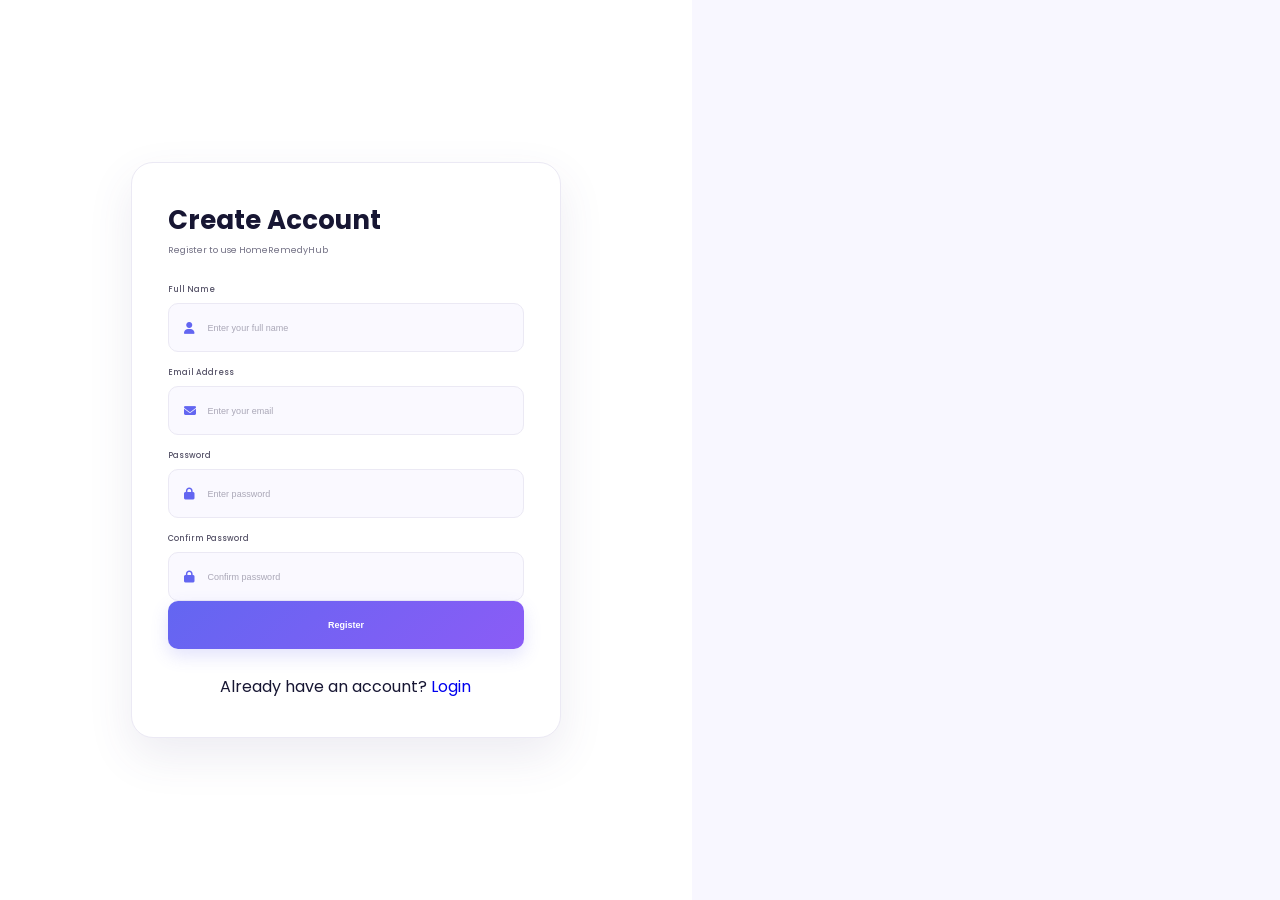
<file: HomeRemedyHub/register.html>
<!DOCTYPE html>
<html lang="en">

<head>
    <meta charset="UTF-8">
    <meta name="viewport" content="width=device-width, initial-scale=1.0">
    <title>HomeRemedyHub | Register</title>

    <link rel="preconnect" href="https://fonts.googleapis.com">
    <link rel="preconnect" href="https://fonts.gstatic.com" crossorigin>

    <link href="https://fonts.googleapis.com/css2?family=Poppins:wght@300;400;500;600;700&display=swap"
        rel="stylesheet">

    <link rel="stylesheet"
        href="https://cdnjs.cloudflare.com/ajax/libs/font-awesome/6.6.0/css/all.min.css">

    <link rel="stylesheet" href="css/style.css">
</head>

<body>

<div class="container">

    <div class="right-panel">

        <div class="login-card">

            <h2>Create Account</h2>

            <p class="subtitle">
                Register to use HomeRemedyHub
            </p>

            <form id="registerForm">

                <label>Full Name</label>
                <div class="input-box">
                    <i class="fa-solid fa-user"></i>
                    <input type="text" id="name" placeholder="Enter your full name" required>
                </div>

                <label>Email Address</label>
                <div class="input-box">
                    <i class="fa-solid fa-envelope"></i>
                    <input type="email" id="email" placeholder="Enter your email" required>
                </div>

                <label>Password</label>
                <div class="input-box">
                    <i class="fa-solid fa-lock"></i>
                    <input type="password" id="password" placeholder="Enter password" required>
                </div>

                <label>Confirm Password</label>
                <div class="input-box">
                    <i class="fa-solid fa-lock"></i>
                    <input type="password" id="confirmPassword" placeholder="Confirm password" required>
                </div>

                <button type="submit" class="login-btn">
                    Register
                </button>

            </form>

            <br>

            <p style="text-align:center;">
                Already have an account?
                <a href="index.html">Login</a>
            </p>

        </div>

    </div>

</div>

<script src="js/register.js"></script>

</body>
</html>
</file>
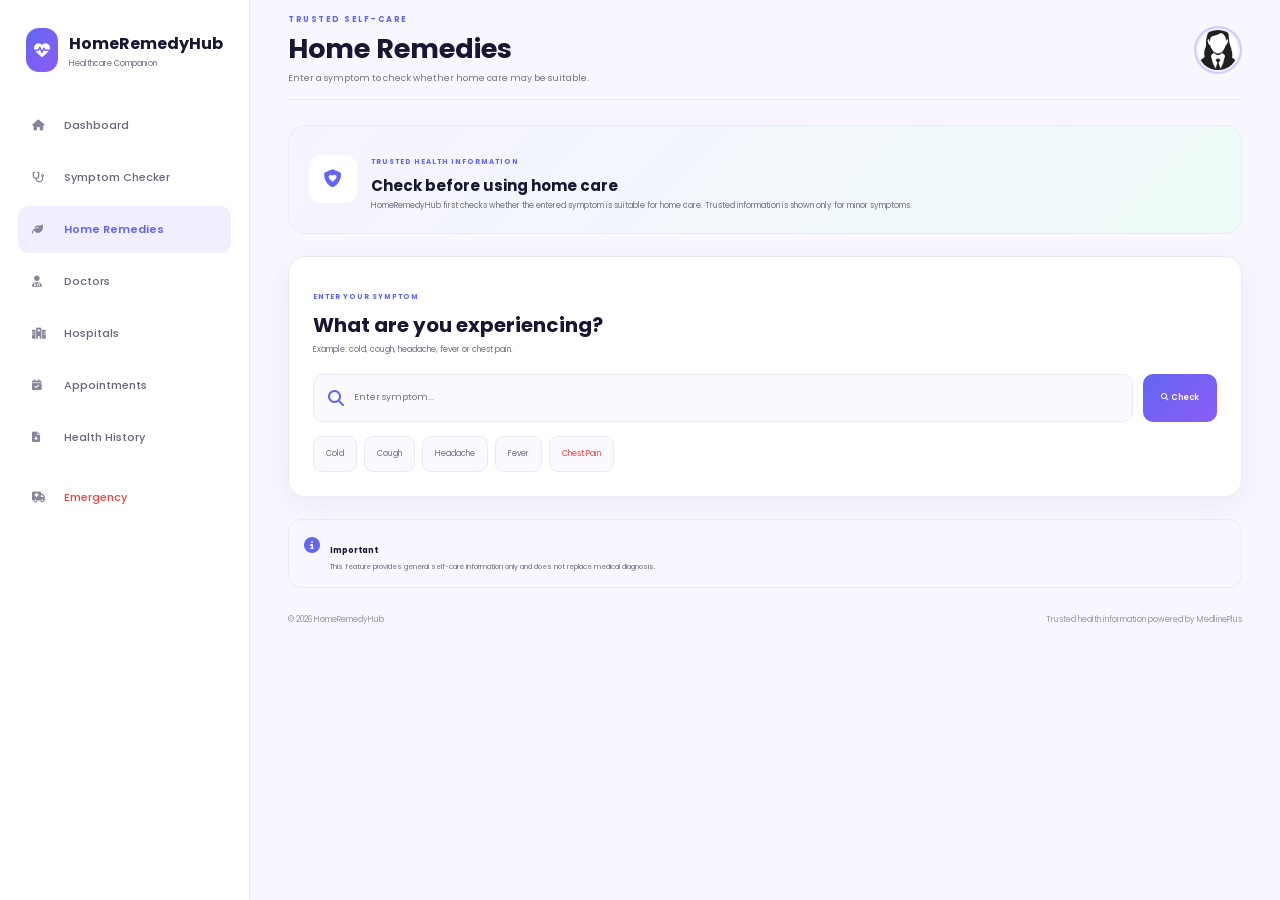
<file: HomeRemedyHub/remedies.html>
<!DOCTYPE html>
<html lang="en">

<head>

    <meta charset="UTF-8">

    <meta
        name="viewport"
        content="width=device-width, initial-scale=1.0">

    <title>
        Home Remedies | HomeRemedyHub
    </title>


    <!-- Google Font -->

    <link
        rel="preconnect"
        href="https://fonts.googleapis.com">

    <link
        rel="preconnect"
        href="https://fonts.gstatic.com"
        crossorigin>

    <link
        href="https://fonts.googleapis.com/css2?family=Poppins:wght@300;400;500;600;700&display=swap"
        rel="stylesheet">


    <!-- Font Awesome -->

    <link
        rel="stylesheet"
        href="https://cdnjs.cloudflare.com/ajax/libs/font-awesome/6.6.0/css/all.min.css">


    <!-- CSS -->

    <link
        rel="stylesheet"
        href="css/remedies.css">

</head>


<body>


<div class="app-layout">


    <!-- =====================================================
         SIDEBAR
    ====================================================== -->

    <aside class="sidebar">


        <div class="brand">


            <div class="brand-icon">

                <i class="fa-solid fa-heart-pulse"></i>

            </div>


            <div class="brand-text">

                <h2>
                    HomeRemedyHub
                </h2>

                <span>
                    Healthcare Companion
                </span>

            </div>


        </div>



        <nav class="sidebar-menu">


            <a href="dashboard.html">

                <i class="fa-solid fa-house"></i>

                <span>
                    Dashboard
                </span>

            </a>


            <a href="symptom.html">

                <i class="fa-solid fa-stethoscope"></i>

                <span>
                    Symptom Checker
                </span>

            </a>


            <a
                href="remedies.html"
                class="active">

                <i class="fa-solid fa-leaf"></i>

                <span>
                    Home Remedies
                </span>

            </a>


            <a href="doctor.html">

                <i class="fa-solid fa-user-doctor"></i>

                <span>
                    Doctors
                </span>

            </a>


            <a href="hospital.html">

                <i class="fa-solid fa-hospital"></i>

                <span>
                    Hospitals
                </span>

            </a>


            <a href="appointment.html">

                <i class="fa-solid fa-calendar-check"></i>

                <span>
                    Appointments
                </span>

            </a>


            <a href="healthhistory.html">

                <i class="fa-solid fa-file-medical"></i>

                <span>
                    Health History
                </span>

            </a>


            <a
                href="emergency.html"
                class="emergency-link">

                <i class="fa-solid fa-truck-medical"></i>

                <span>
                    Emergency
                </span>

            </a>


        </nav>


    </aside>



    <!-- =====================================================
         MAIN
    ====================================================== -->

    <main class="main-content">


        <!-- TOPBAR -->

        <header class="topbar">


            <div class="page-title">

                <p class="page-label">
                    TRUSTED SELF-CARE
                </p>

                <h1>
                    Home Remedies
                </h1>

                <p>
                    Enter a symptom to check whether home care
                    may be suitable.
                </p>

            </div>



            <a
                href="profile.html"
                class="profile-top">


                <img
                    src="images/profile.jpg"
                    alt="Profile"

                    onerror="
                        this.style.display='none';
                        this.nextElementSibling.style.display='flex';
                    ">


                <span class="profile-fallback">

                    <i class="fa-solid fa-user"></i>

                </span>


            </a>


        </header>



        <!-- =====================================================
             INTRO
        ====================================================== -->

        <section class="intro-card">


            <div class="intro-icon">

                <i class="fa-solid fa-shield-heart"></i>

            </div>


            <div>

                <span>
                    TRUSTED HEALTH INFORMATION
                </span>

                <h2>
                    Check before using home care
                </h2>

                <p>
                    HomeRemedyHub first checks whether the entered
                    symptom is suitable for home care. Trusted
                    information is shown only for minor symptoms.
                </p>

            </div>


        </section>



        <!-- =====================================================
             SEARCH
        ====================================================== -->

        <section class="search-card">


            <div class="search-heading">

                <span>
                    ENTER YOUR SYMPTOM
                </span>

                <h2>
                    What are you experiencing?
                </h2>

                <p>
                    Example: cold, cough, headache, fever or chest pain.
                </p>

            </div>



            <div class="search-row">


                <div class="search-box">

                    <i class="fa-solid fa-magnifying-glass"></i>

                    <input
                        type="text"
                        id="remedySearch"
                        placeholder="Enter symptom...">

                </div>


                <button
                    type="button"
                    id="searchRemedyBtn"
                    class="search-btn">

                    <i class="fa-solid fa-magnifying-glass"></i>

                    Check

                </button>


            </div>



            <div class="quick-list">


                <button
                    class="quick-btn"
                    data-symptom="cold">

                    Cold

                </button>


                <button
                    class="quick-btn"
                    data-symptom="cough">

                    Cough

                </button>


                <button
                    class="quick-btn"
                    data-symptom="headache">

                    Headache

                </button>


                <button
                    class="quick-btn"
                    data-symptom="fever">

                    Fever

                </button>


                <button
                    class="quick-btn danger-quick"
                    data-symptom="chest pain">

                    Chest Pain

                </button>


            </div>


        </section>



        <!-- =====================================================
             LOADING
        ====================================================== -->

        <section
            id="remedyLoading"
            class="loading-card">


            <i class="fa-solid fa-spinner fa-spin"></i>


            <h3>
                Checking symptom...
            </h3>


            <p>
                Reviewing care level and trusted information.
            </p>


        </section>



        <!-- =====================================================
             HOME RESULT
        ====================================================== -->

        <section
            id="homeResult"
            class="result-section">


            <div class="result-status home-status">


                <div class="status-icon">

                    <i class="fa-solid fa-leaf"></i>

                </div>


                <div>

                    <span>
                        HOME CARE
                    </span>

                    <h2>
                        Home care may be suitable
                    </h2>

                    <p>
                        This symptom is currently classified as a
                        minor home-care case.
                    </p>

                </div>


            </div>



            <div class="trusted-result">


                <div class="trusted-header">


                    <div>

                        <span>
                            TRUSTED SOURCE
                        </span>

                        <h2 id="trustedTitle">
                            Health Information
                        </h2>

                    </div>


                    <div class="source-logo">

                        <i class="fa-solid fa-building-columns"></i>

                    </div>


                </div>



                <p
                    id="trustedSummary"
                    class="trusted-summary">

                    Trusted information will appear here.

                </p>



                <div class="source-grid">


                    <div>

                        <span>
                            Source
                        </span>

                        <strong id="trustedSource">
                            MedlinePlus.gov
                        </strong>

                    </div>


                    <div>

                        <span>
                            Organization
                        </span>

                        <strong id="trustedOrganization">
                            National Library of Medicine
                        </strong>

                    </div>


                </div>



                <a
                    id="medlineLink"
                    href="#"
                    target="_blank"
                    rel="noopener noreferrer"
                    class="source-link">

                    Read Full Information

                    <i class="fa-solid fa-arrow-up-right-from-square"></i>

                </a>


            </div>


        </section>



        <!-- =====================================================
             MEDICAL
        ====================================================== -->

        <section
            id="medicalResult"
            class="result-section">


            <div class="result-status medical-status">


                <div class="status-icon">

                    <i class="fa-solid fa-user-doctor"></i>

                </div>


                <div>

                    <span>
                        MEDICAL CARE
                    </span>

                    <h2>
                        Medical consultation recommended
                    </h2>

                    <p>
                        Home-remedy information is not being suggested
                        for this symptom. Please consult a healthcare
                        professional.
                    </p>


                    <button
                        id="bookAppointmentBtn"
                        class="appointment-btn">

                        <i class="fa-solid fa-calendar-check"></i>

                        Book Appointment

                    </button>

                </div>


            </div>


        </section>



        <!-- =====================================================
             EMERGENCY
        ====================================================== -->

        <section
            id="emergencyResult"
            class="result-section">


            <div class="result-status emergency-status">


                <div class="status-icon">

                    <i class="fa-solid fa-truck-medical"></i>

                </div>


                <div>

                    <span>
                        URGENT CARE
                    </span>

                    <h2>
                        Seek immediate medical attention
                    </h2>

                    <p>
                        This symptom may require urgent evaluation.
                        Home remedies should not be relied on.
                    </p>


                    <div class="emergency-buttons">


                        <button
                            id="urgentAppointmentBtn"
                            class="appointment-btn">

                            <i class="fa-solid fa-calendar-check"></i>

                            Book Appointment Immediately

                        </button>


                        <button
                            id="emergencyHelpBtn"
                            class="emergency-btn">

                            <i class="fa-solid fa-truck-medical"></i>

                            Emergency Help

                        </button>


                    </div>


                </div>


            </div>


        </section>



        <!-- =====================================================
             UNKNOWN
        ====================================================== -->

        <section
            id="unknownResult"
            class="result-section">


            <div class="unknown-card">


                <i class="fa-solid fa-circle-question"></i>


                <h2>
                    Symptom not recognized
                </h2>


                <p>
                    We do not have enough information to safely
                    recommend home care for this symptom.
                </p>


                <a href="symptom.html">

                    <i class="fa-solid fa-stethoscope"></i>

                    Use Symptom Checker

                </a>


            </div>


        </section>



        <!-- =====================================================
             SAFETY
        ====================================================== -->

        <section class="safety-note">


            <i class="fa-solid fa-circle-info"></i>


            <div>

                <strong>
                    Important
                </strong>

                <p>
                    This feature provides general self-care information
                    only and does not replace medical diagnosis.
                </p>

            </div>


        </section>



        <footer>

            <span>
                © 2026 HomeRemedyHub
            </span>

            <span>
                Trusted health information powered by MedlinePlus
            </span>

        </footer>


    </main>


</div>


<script src="js/remedies.js"></script>


</body>

</html>
</file>
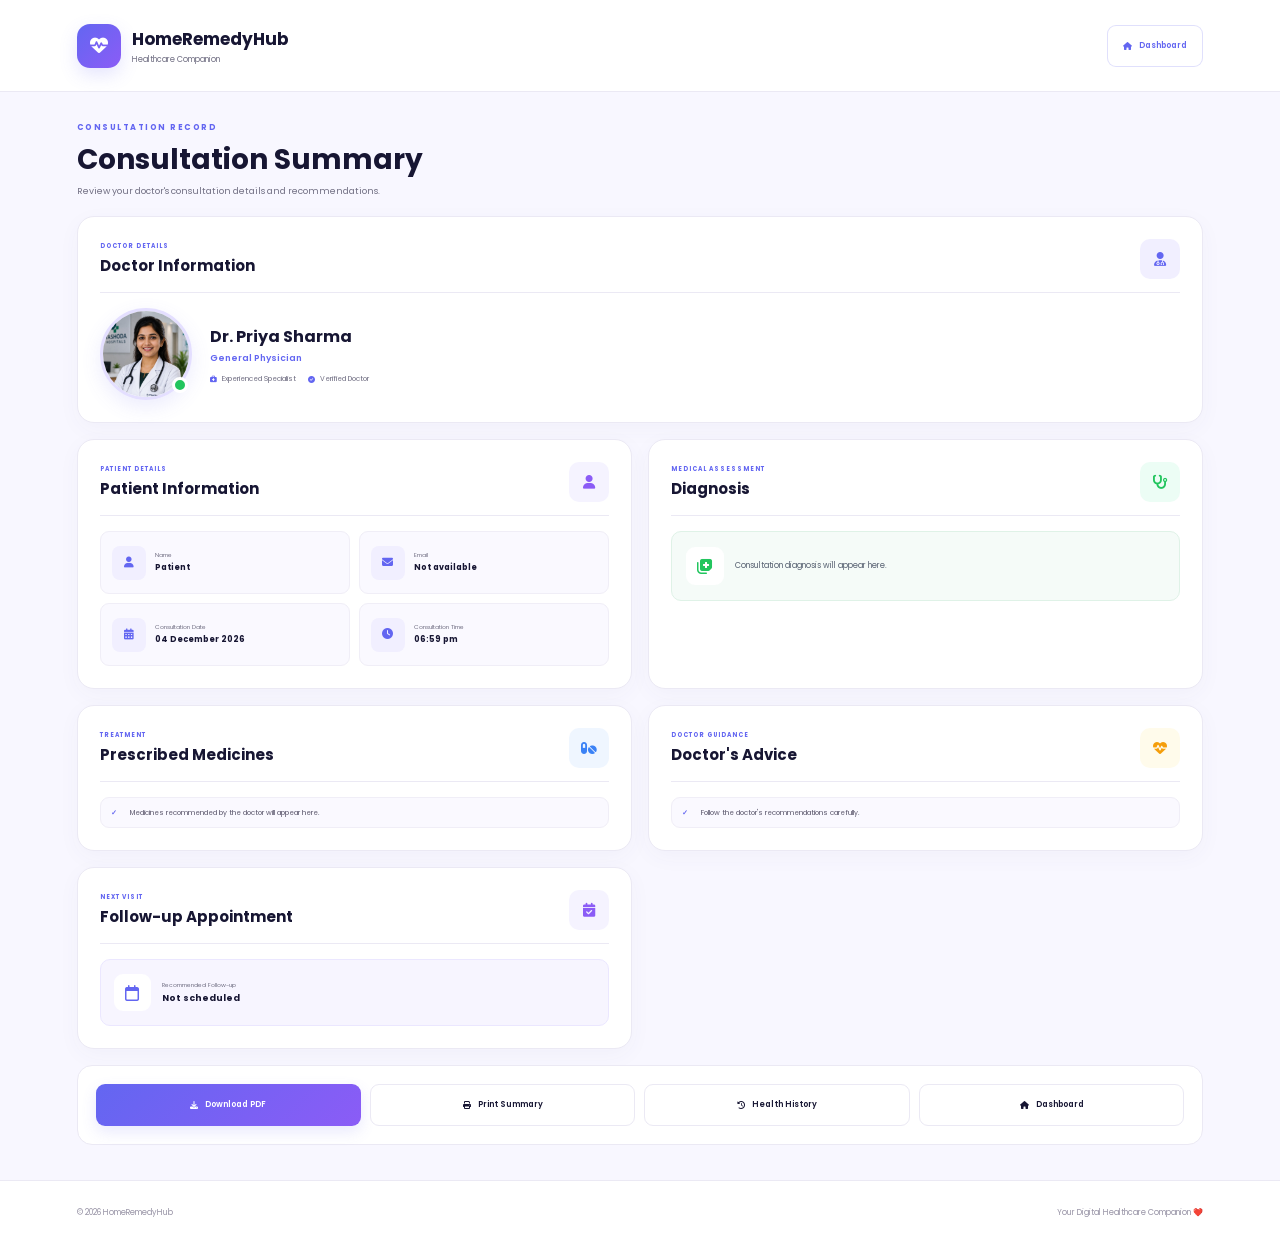
<file: HomeRemedyHub/summary.html>
<!DOCTYPE html>
<html lang="en">

<head>

    <meta charset="UTF-8">

    <meta
        name="viewport"
        content="width=device-width, initial-scale=1.0">

    <title>
        HomeRemedyHub | Consultation Summary
    </title>


    <!-- Google Font -->

    <link
        rel="preconnect"
        href="https://fonts.googleapis.com">

    <link
        rel="preconnect"
        href="https://fonts.gstatic.com"
        crossorigin>

    <link
        href="https://fonts.googleapis.com/css2?family=Poppins:wght@300;400;500;600;700&display=swap"
        rel="stylesheet">


    <!-- Font Awesome -->

    <link
        rel="stylesheet"
        href="https://cdnjs.cloudflare.com/ajax/libs/font-awesome/6.6.0/css/all.min.css">


    <!-- CSS -->

    <link
        rel="stylesheet"
        href="css/summary.css">

</head>


<body>


<div class="summary-page">


    <!-- =====================================================
         HEADER
    ====================================================== -->

    <header>


        <div class="brand">


            <div class="brand-icon">

                <i class="fa-solid fa-heart-pulse"></i>

            </div>


            <div class="brand-text">


                <h1>
                    HomeRemedyHub
                </h1>


                <span>
                    Healthcare Companion
                </span>


            </div>


        </div>



        <a
            href="dashboard.html"
            class="dashboard-link">


            <i class="fa-solid fa-house"></i>

            Dashboard


        </a>


    </header>



    <!-- =====================================================
         PAGE HEADING
    ====================================================== -->

    <section class="page-heading">


        <span class="page-label">
            CONSULTATION RECORD
        </span>


        <h2>
            Consultation Summary
        </h2>


        <p>
            Review your doctor's consultation details and recommendations.
        </p>


    </section>



    <!-- =====================================================
         SUMMARY CONTENT
    ====================================================== -->

    <main class="summary-container">


        <!-- =================================================
             DOCTOR INFORMATION
        ================================================== -->

        <section class="summary-card doctor-card">


            <div class="section-heading">


                <div>


                    <span>
                        DOCTOR DETAILS
                    </span>


                    <h3>
                        Doctor Information
                    </h3>


                </div>


                <div class="heading-icon">

                    <i class="fa-solid fa-user-doctor"></i>

                </div>


            </div>



            <div class="doctor-details">


                <div class="doctor-image-wrapper">


                    <img
                        id="summaryDoctorImage"
                        src="images/doctor-priya.jpg"
                        alt="Doctor">


                    <span class="availability-dot"></span>


                </div>



                <div class="doctor-info">


                    <h4 id="summaryDoctorName">

                        Dr. Priya Sharma

                    </h4>


                    <p
                        id="summaryDoctorSpecialization"
                        class="specialization">

                        General Physician

                    </p>



                    <div class="doctor-meta">


                        <span>

                            <i class="fa-solid fa-briefcase-medical"></i>

                            Experienced Specialist

                        </span>


                        <span>

                            <i class="fa-solid fa-circle-check"></i>

                            Verified Doctor

                        </span>


                    </div>


                </div>


            </div>


        </section>



        <!-- =================================================
             PATIENT INFORMATION
        ================================================== -->

        <section class="summary-card">


            <div class="section-heading">


                <div>


                    <span>
                        PATIENT DETAILS
                    </span>


                    <h3>
                        Patient Information
                    </h3>


                </div>


                <div class="heading-icon patient-icon">

                    <i class="fa-solid fa-user"></i>

                </div>


            </div>



            <div class="patient-grid">


                <div class="info-box">


                    <i class="fa-solid fa-user"></i>


                    <div>

                        <span>
                            Name
                        </span>

                        <strong id="summaryPatientName">
                            Patient
                        </strong>

                    </div>


                </div>



                <div class="info-box">


                    <i class="fa-solid fa-envelope"></i>


                    <div>

                        <span>
                            Email
                        </span>

                        <strong id="summaryPatientEmail">
                            Not available
                        </strong>

                    </div>


                </div>



                <div class="info-box">


                    <i class="fa-solid fa-calendar-days"></i>


                    <div>

                        <span>
                            Consultation Date
                        </span>

                        <strong id="summaryDate">
                            —
                        </strong>

                    </div>


                </div>



                <div class="info-box">


                    <i class="fa-solid fa-clock"></i>


                    <div>

                        <span>
                            Consultation Time
                        </span>

                        <strong id="summaryTime">
                            —
                        </strong>

                    </div>


                </div>


            </div>


        </section>



        <!-- =================================================
             DIAGNOSIS
        ================================================== -->

        <section class="summary-card">


            <div class="section-heading">


                <div>


                    <span>
                        MEDICAL ASSESSMENT
                    </span>


                    <h3>
                        Diagnosis
                    </h3>


                </div>


                <div class="heading-icon diagnosis-icon">

                    <i class="fa-solid fa-stethoscope"></i>

                </div>


            </div>



            <div class="diagnosis-box">


                <div class="diagnosis-symbol">

                    <i class="fa-solid fa-notes-medical"></i>

                </div>


                <p id="summaryDiagnosis">

                    Consultation diagnosis will appear here.

                </p>


            </div>


        </section>



        <!-- =================================================
             MEDICINES
        ================================================== -->

        <section class="summary-card">


            <div class="section-heading">


                <div>


                    <span>
                        TREATMENT
                    </span>


                    <h3>
                        Prescribed Medicines
                    </h3>


                </div>


                <div class="heading-icon medicine-icon">

                    <i class="fa-solid fa-pills"></i>

                </div>


            </div>



            <ul
                id="medicineList"
                class="summary-list">


                <li>
                    Medicines recommended by the doctor will appear here.
                </li>


            </ul>


        </section>



        <!-- =================================================
             DOCTOR ADVICE
        ================================================== -->

        <section class="summary-card">


            <div class="section-heading">


                <div>


                    <span>
                        DOCTOR GUIDANCE
                    </span>


                    <h3>
                        Doctor's Advice
                    </h3>


                </div>


                <div class="heading-icon advice-icon">

                    <i class="fa-solid fa-heart-pulse"></i>

                </div>


            </div>



            <ul
                id="adviceList"
                class="summary-list">


                <li>
                    Follow the doctor's recommendations carefully.
                </li>


            </ul>


        </section>



        <!-- =================================================
             FOLLOW UP
        ================================================== -->

        <section class="summary-card">


            <div class="section-heading">


                <div>


                    <span>
                        NEXT VISIT
                    </span>


                    <h3>
                        Follow-up Appointment
                    </h3>


                </div>


                <div class="heading-icon followup-icon">

                    <i class="fa-solid fa-calendar-check"></i>

                </div>


            </div>



            <div class="follow-up-box">


                <div class="follow-up-icon">

                    <i class="fa-regular fa-calendar"></i>

                </div>


                <div>


                    <span>
                        Recommended Follow-up
                    </span>


                    <strong id="followUpDate">
                        Not scheduled
                    </strong>


                </div>


            </div>


        </section>



        <!-- =================================================
             ACTION BUTTONS
        ================================================== -->

        <section class="summary-actions">


            <button
                type="button"
                id="downloadBtn"
                class="primary-btn">


                <i class="fa-solid fa-download"></i>

                Download PDF


            </button>



            <button
                type="button"
                id="printBtn">


                <i class="fa-solid fa-print"></i>

                Print Summary


            </button>



            <button
                type="button"
                id="historyBtn">


                <i class="fa-solid fa-clock-rotate-left"></i>

                Health History


            </button>



            <button
                type="button"
                id="dashboardBtn">


                <i class="fa-solid fa-house"></i>

                Dashboard


            </button>


        </section>


    </main>



    <!-- =====================================================
         FOOTER
    ====================================================== -->

    <footer>


        <span>
            © 2026 HomeRemedyHub
        </span>


        <span>
            Your Digital Healthcare Companion ❤️
        </span>


    </footer>


</div>



<script src="js/summary.js"></script>


</body>

</html>
</file>
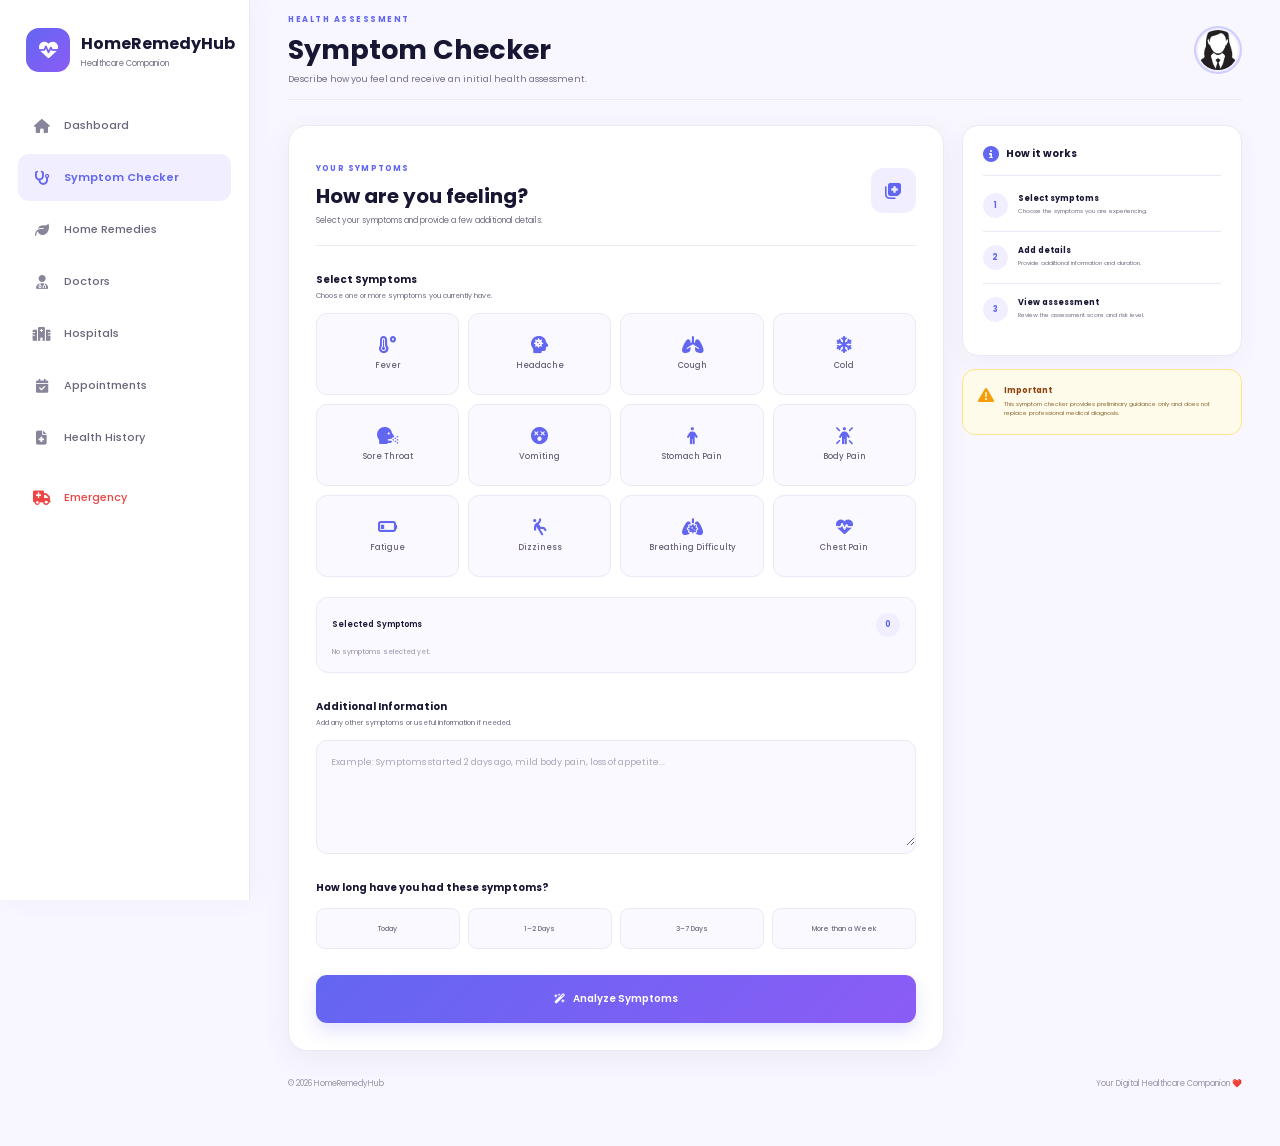
<file: HomeRemedyHub/symptom.html>
<!DOCTYPE html>
<html lang="en">

<head>

    <meta charset="UTF-8">

    <meta
        name="viewport"
        content="width=device-width, initial-scale=1.0">

    <title>Symptom Checker | HomeRemedyHub</title>

    <!-- Google Font -->

    <link
        rel="preconnect"
        href="https://fonts.googleapis.com">

    <link
        rel="preconnect"
        href="https://fonts.gstatic.com"
        crossorigin>

    <link
        href="https://fonts.googleapis.com/css2?family=Poppins:wght@300;400;500;600;700&display=swap"
        rel="stylesheet">

    <!-- Font Awesome -->

    <link
        rel="stylesheet"
        href="https://cdnjs.cloudflare.com/ajax/libs/font-awesome/6.6.0/css/all.min.css">

    <!-- Symptom CSS -->

    <link
        rel="stylesheet"
        href="css/symptom.css">

</head>


<body>


<div class="app-layout">


    <!-- =====================================================
         SIDEBAR
    ====================================================== -->

    <aside class="sidebar">


        <!-- BRAND -->

        <div class="brand">


            <div class="brand-icon">

                <i class="fa-solid fa-heart-pulse"></i>

            </div>


            <div class="brand-text">

                <h2>
                    HomeRemedyHub
                </h2>

                <span>
                    Healthcare Companion
                </span>

            </div>


        </div>



        <!-- NAVIGATION -->

        <nav class="sidebar-menu">


            <a href="dashboard.html">

                <i class="fa-solid fa-house"></i>

                <span>
                    Dashboard
                </span>

            </a>


            <a
                href="symptom.html"
                class="active">

                <i class="fa-solid fa-stethoscope"></i>

                <span>
                    Symptom Checker
                </span>

            </a>


            <a href="remedies.html">

                <i class="fa-solid fa-leaf"></i>

                <span>
                    Home Remedies
                </span>

            </a>


            <a href="doctor.html">

                <i class="fa-solid fa-user-doctor"></i>

                <span>
                    Doctors
                </span>

            </a>


            <a href="hospital.html">

                <i class="fa-solid fa-hospital"></i>

                <span>
                    Hospitals
                </span>

            </a>


            <a href="appointment.html">

                <i class="fa-solid fa-calendar-check"></i>

                <span>
                    Appointments
                </span>

            </a>


            <a href="healthhistory.html">

                <i class="fa-solid fa-file-medical"></i>

                <span>
                    Health History
                </span>

            </a>


            <a
                href="emergency.html"
                class="emergency-link">

                <i class="fa-solid fa-truck-medical"></i>

                <span>
                    Emergency
                </span>

            </a>


        </nav>


    </aside>



    <!-- =====================================================
         MAIN CONTENT
    ====================================================== -->

    <main class="main-content">


        <!-- =================================================
             TOPBAR
        ================================================== -->

        <header class="topbar">


            <div class="page-title">


                <p class="page-label">

                    HEALTH ASSESSMENT

                </p>


                <h1>

                    Symptom Checker

                </h1>


                <p>

                    Describe how you feel and receive an
                    initial health assessment.

                </p>


            </div>



            <!-- PROFILE ONLY -->

            <a
                href="profile.html"
                class="profile-top"
                title="My Profile">


                <img
                    src="images/profile.jpg"
                    alt="Profile"

                    onerror="
                        this.style.display='none';
                        this.nextElementSibling.style.display='flex';
                    ">


                <span class="profile-fallback">

                    <i class="fa-solid fa-user"></i>

                </span>


            </a>


        </header>



        <!-- =================================================
             SYMPTOM CHECKER
        ================================================== -->

        <section class="checker-layout">


            <!-- =================================================
                 MAIN CHECKER CARD
            ================================================== -->

            <div class="checker-card">


                <!-- HEADER -->

                <div class="section-heading">


                    <div>


                        <span>

                            YOUR SYMPTOMS

                        </span>


                        <h2>

                            How are you feeling?

                        </h2>


                        <p>

                            Select your symptoms and provide
                            a few additional details.

                        </p>


                    </div>



                    <div class="section-icon">

                        <i class="fa-solid fa-notes-medical"></i>

                    </div>


                </div>



                <!-- =================================================
                     COMMON SYMPTOMS
                ================================================== -->

                <div class="symptom-section">


                    <div class="field-heading">


                        <h3>

                            Select Symptoms

                        </h3>


                        <p>

                            Choose one or more symptoms
                            you currently have.

                        </p>


                    </div>



                    <div class="symptom-grid">


                        <!-- FEVER -->

                        <button
                            type="button"
                            class="symptom-option"
                            data-symptom="Fever">

                            <i class="fa-solid fa-temperature-high"></i>

                            <span>
                                Fever
                            </span>

                        </button>



                        <!-- HEADACHE -->

                        <button
                            type="button"
                            class="symptom-option"
                            data-symptom="Headache">

                            <i class="fa-solid fa-head-side-virus"></i>

                            <span>
                                Headache
                            </span>

                        </button>



                        <!-- COUGH -->

                        <button
                            type="button"
                            class="symptom-option"
                            data-symptom="Cough">

                            <i class="fa-solid fa-lungs"></i>

                            <span>
                                Cough
                            </span>

                        </button>



                        <!-- COLD -->

                        <button
                            type="button"
                            class="symptom-option"
                            data-symptom="Cold">

                            <i class="fa-solid fa-snowflake"></i>

                            <span>
                                Cold
                            </span>

                        </button>



                        <!-- SORE THROAT -->

                        <button
                            type="button"
                            class="symptom-option"
                            data-symptom="Sore Throat">

                            <i class="fa-solid fa-head-side-cough"></i>

                            <span>
                                Sore Throat
                            </span>

                        </button>



                        <!-- VOMITING -->

                        <button
                            type="button"
                            class="symptom-option"
                            data-symptom="Vomiting">

                            <i class="fa-solid fa-face-dizzy"></i>

                            <span>
                                Vomiting
                            </span>

                        </button>



                        <!-- STOMACH PAIN -->

                        <button
                            type="button"
                            class="symptom-option"
                            data-symptom="Stomach Pain">

                            <i class="fa-solid fa-person"></i>

                            <span>
                                Stomach Pain
                            </span>

                        </button>



                        <!-- BODY PAIN -->

                        <button
                            type="button"
                            class="symptom-option"
                            data-symptom="Body Pain">

                            <i class="fa-solid fa-person-rays"></i>

                            <span>
                                Body Pain
                            </span>

                        </button>



                        <!-- FATIGUE -->

                        <button
                            type="button"
                            class="symptom-option"
                            data-symptom="Fatigue">

                            <i class="fa-solid fa-battery-quarter"></i>

                            <span>
                                Fatigue
                            </span>

                        </button>



                        <!-- DIZZINESS -->

                        <button
                            type="button"
                            class="symptom-option"
                            data-symptom="Dizziness">

                            <i class="fa-solid fa-person-falling"></i>

                            <span>
                                Dizziness
                            </span>

                        </button>



                        <!-- BREATHING -->

                        <button
                            type="button"
                            class="symptom-option"
                            data-symptom="Breathing Difficulty">

                            <i class="fa-solid fa-lungs-virus"></i>

                            <span>
                                Breathing Difficulty
                            </span>

                        </button>



                        <!-- CHEST PAIN -->

                        <button
                            type="button"
                            class="symptom-option"
                            data-symptom="Chest Pain">

                            <i class="fa-solid fa-heart-pulse"></i>

                            <span>
                                Chest Pain
                            </span>

                        </button>


                    </div>


                </div>



                <!-- =================================================
                     SELECTED SYMPTOMS
                ================================================== -->

                <div class="selected-section">


                    <div class="selected-heading">


                        <span>

                            Selected Symptoms

                        </span>


                        <strong id="selectedCount">

                            0

                        </strong>


                    </div>



                    <div
                        id="selectedSymptoms"
                        class="selected-symptoms">


                        <p class="no-selection">

                            No symptoms selected yet.

                        </p>


                    </div>


                </div>



                <!-- =================================================
                     ADDITIONAL INFORMATION
                ================================================== -->

                <div class="symptom-section">


                    <div class="field-heading">


                        <h3>

                            Additional Information

                        </h3>


                        <p>

                            Add any other symptoms or useful
                            information if needed.

                        </p>


                    </div>



                    <div class="textarea-box">


                        <textarea
                            id="additionalSymptoms"
                            rows="4"
                            placeholder="Example: Symptoms started 2 days ago, mild body pain, loss of appetite..."></textarea>


                    </div>


                </div>



                <!-- =================================================
                     DURATION
                ================================================== -->

                <div class="symptom-section">


                    <div class="field-heading">


                        <h3>

                            How long have you had these symptoms?

                        </h3>


                    </div>



                    <div class="duration-options">


                        <button
                            type="button"
                            class="duration-btn"
                            data-duration="Today">

                            Today

                        </button>


                        <button
                            type="button"
                            class="duration-btn"
                            data-duration="1-2 Days">

                            1–2 Days

                        </button>


                        <button
                            type="button"
                            class="duration-btn"
                            data-duration="3-7 Days">

                            3–7 Days

                        </button>


                        <button
                            type="button"
                            class="duration-btn"
                            data-duration="More than a Week">

                            More than a Week

                        </button>


                    </div>


                </div>



                <!-- =================================================
                     ANALYZE
                ================================================== -->

                <button
                    type="button"
                    id="analyzeButton"
                    class="analyze-btn">


                    <i class="fa-solid fa-wand-magic-sparkles"></i>

                    Analyze Symptoms


                </button>


            </div>



            <!-- =================================================
                 RIGHT SIDE INFORMATION
            ================================================== -->

            <aside class="checker-side">


                <!-- HOW IT WORKS -->

                <div class="side-card">


                    <div class="side-title">


                        <i class="fa-solid fa-circle-info"></i>


                        <h3>

                            How it works

                        </h3>


                    </div>



                    <div class="step-item">


                        <span>
                            1
                        </span>


                        <div>

                            <strong>
                                Select symptoms
                            </strong>

                            <p>
                                Choose the symptoms you are experiencing.
                            </p>

                        </div>


                    </div>



                    <div class="step-item">


                        <span>
                            2
                        </span>


                        <div>

                            <strong>
                                Add details
                            </strong>

                            <p>
                                Provide additional information and duration.
                            </p>

                        </div>


                    </div>



                    <div class="step-item">


                        <span>
                            3
                        </span>


                        <div>

                            <strong>
                                View assessment
                            </strong>

                            <p>
                                Review the assessment score and risk level.
                            </p>

                        </div>


                    </div>


                </div>



                <!-- DISCLAIMER -->

                <div class="warning-card">


                    <i class="fa-solid fa-triangle-exclamation"></i>


                    <div>


                        <h4>

                            Important

                        </h4>


                        <p>

                            This symptom checker provides preliminary
                            guidance only and does not replace professional
                            medical diagnosis.

                        </p>


                    </div>


                </div>


            </aside>


        </section>



        <!-- =====================================================
             ANALYSIS RESULT
        ====================================================== -->

        <section
            id="analysisResult"
            class="analysis-result">


            <!-- HEADER -->

            <div class="result-header">


                <div>


                    <span>

                        HEALTH ASSESSMENT

                    </span>


                    <h2>

                        Symptom Analysis Result

                    </h2>


                </div>



                <div
                    id="resultSeverityBadge"
                    class="severity-badge">

                    Assessment

                </div>


            </div>



            <!-- =================================================
                 RESULT BODY
            ================================================== -->

            <div class="result-layout">


                <!-- LEFT RESULT INFORMATION -->

                <div class="result-information">


                    <!-- CONDITION -->

                    <div class="result-card">


                        <div class="result-icon condition-icon">

                            <i class="fa-solid fa-stethoscope"></i>

                        </div>


                        <div>


                            <span>

                                Possible Condition

                            </span>


                            <strong id="resultCondition">

                                -

                            </strong>


                        </div>


                    </div>



                    <!-- SEVERITY -->

                    <div class="result-card">


                        <div class="result-icon severity-icon">

                            <i class="fa-solid fa-heart-pulse"></i>

                        </div>


                        <div>


                            <span>

                                Risk Level

                            </span>


                            <strong id="resultSeverity">

                                -

                            </strong>


                        </div>


                    </div>


                </div>



                <!-- =================================================
                     CIRCULAR RISK PERCENTAGE
                ================================================== -->

                <div class="risk-panel">


                    <span class="risk-heading">

                        ASSESSMENT SCORE

                    </span>


                    <div
                        id="riskCircle"
                        class="risk-circle">


                        <div class="risk-circle-inner">


                            <strong id="resultPercentage">

                                0%

                            </strong>


                            <span>

                                Score

                            </span>


                        </div>


                    </div>



                    <strong
                        id="riskLabel"
                        class="risk-label">

                        Not assessed

                    </strong>


                    <p>

                        The colour represents the assessed
                        risk level.

                    </p>


                </div>


            </div>



            <!-- =================================================
                 RECOMMENDATION
            ================================================== -->

            <div class="recommendation-box">


                <div class="recommendation-icon">

                    <i class="fa-solid fa-notes-medical"></i>

                </div>


                <div>


                    <span>

                        RECOMMENDATION

                    </span>


                    <p id="resultRecommendation">

                        Your recommendation will appear here
                        after symptom analysis.

                    </p>


                </div>


            </div>



            <!-- SMALL DISCLAIMER -->

            <div class="result-disclaimer">


                <i class="fa-solid fa-circle-info"></i>


                <span>

                    This score is produced by the prototype
                    rule-based symptom checker and is not a
                    medical diagnosis or clinical probability.

                </span>


            </div>


        </section>



        <!-- =================================================
             FOOTER
        ================================================== -->

        <footer>


            <span>

                © 2026 HomeRemedyHub

            </span>


            <span>

                Your Digital Healthcare Companion ❤️

            </span>


        </footer>


    </main>


</div>



<script src="js/symptom.js"></script>


</body>

</html>
</file>
<file: HomeRemedyHub/css/style.css>
/* =========================================================
   HomeRemedyHub Login
   White + Lavender Theme
========================================================= */

* {
    margin: 0;
    padding: 0;
    box-sizing: border-box;
}

:root {
    --bg: #f8f7ff;
    --card: #ffffff;
    --primary: #6366f1;
    --primary-dark: #4f46e5;
    --purple: #8b5cf6;
    --lavender: #f1efff;
    --lavender-soft: #f8f7ff;
    --green: #22c55e;
    --text: #171633;
    --muted: #727084;
    --border: #ebe9f4;
}

body {
    min-height: 100vh;

    font-family: "Poppins", sans-serif;

    background: var(--bg);

    color: var(--text);
}

a {
    text-decoration: none;
}


/* =========================================================
   MAIN CONTAINER
========================================================= */

.container {
    min-height: 100vh;

    display: grid;

    grid-template-columns:
        minmax(0, 1fr)
        minmax(430px, 0.85fr);
}


/* =========================================================
   LEFT PANEL
========================================================= */

.left-panel {
    min-height: 100vh;

    position: relative;

    overflow: hidden;

    background:
        radial-gradient(
            circle at 20% 15%,
            rgba(139, 92, 246, 0.16),
            transparent 30%
        ),
        radial-gradient(
            circle at 85% 80%,
            rgba(99, 102, 241, 0.12),
            transparent 30%
        ),
        linear-gradient(
            145deg,
            #f8f7ff,
            #eeebff
        );
}

.left-panel::before {
    content: "";

    width: 330px;
    height: 330px;

    position: absolute;

    top: -150px;
    right: -130px;

    border-radius: 50%;

    background:
        rgba(99, 102, 241, 0.06);
}

.left-panel::after {
    content: "";

    width: 260px;
    height: 260px;

    position: absolute;

    bottom: -120px;
    left: -100px;

    border-radius: 50%;

    background:
        rgba(139, 92, 246, 0.06);
}


/* =========================================================
   OVERLAY
========================================================= */

.overlay {
    width: 100%;
    height: 100%;

    min-height: 100vh;

    padding: 60px 70px;

    display: flex;

    flex-direction: column;

    justify-content: center;

    position: relative;

    z-index: 2;
}


/* =========================================================
   LOGO
========================================================= */

.logo {
    margin-bottom: 58px;
}

.logo h1 {
    color: var(--text);

    font-size: 23px;

    font-weight: 700;
}

.mini-title {
    margin-top: 3px;

    color: var(--primary);

    font-size: 9px;

    font-weight: 600;

    letter-spacing: 0.7px;
}


/* =========================================================
   LEFT TEXT
========================================================= */

.overlay > h2 {
    max-width: 560px;

    color: var(--text);

    font-size: 46px;

    line-height: 1.18;

    letter-spacing: -1px;

    margin-bottom: 18px;
}

.overlay > p {
    max-width: 540px;

    color: var(--muted);

    font-size: 11px;

    line-height: 1.85;
}


/* =========================================================
   FEATURES
========================================================= */

.features {
    margin-top: 35px;

    max-width: 520px;

    display: flex;

    flex-direction: column;

    gap: 12px;
}

.feature {
    min-height: 58px;

    padding: 11px 14px;

    display: flex;

    align-items: center;

    gap: 11px;

    border-radius: 13px;

    background:
        rgba(255, 255, 255, 0.72);

    border:
        1px solid
        rgba(255, 255, 255, 0.9);

    box-shadow:
        0 8px 22px
        rgba(77, 68, 125, 0.04);

    backdrop-filter: blur(8px);
}

.feature i {
    width: 36px;
    height: 36px;

    flex-shrink: 0;

    display: flex;

    align-items: center;
    justify-content: center;

    border-radius: 9px;

    color: var(--primary);

    background: white;

    font-size: 13px;
}

.feature span {
    color: var(--text);

    font-size: 9px;

    font-weight: 500;
}


/* =========================================================
   RIGHT PANEL
========================================================= */

.right-panel {
    min-height: 100vh;

    padding: 40px;

    display: flex;

    align-items: center;
    justify-content: center;

    background: #ffffff;
}


/* =========================================================
   LOGIN CARD
========================================================= */

.login-card {
    width: 100%;

    max-width: 430px;

    padding: 38px 36px;

    border-radius: 22px;

    background: white;

    border:
        1px solid
        var(--border);

    box-shadow:
        0 18px 45px
        rgba(77, 68, 125, 0.10);
}

.login-card > h2 {
    color: var(--text);

    font-size: 26px;

    margin-bottom: 4px;
}

.subtitle {
    margin-bottom: 27px;

    color: var(--muted);

    font-size: 9px;
}


/* =========================================================
   FORM LABEL
========================================================= */

.login-card form > label {
    display: block;

    margin:
        15px
        0
        7px;

    color: #555267;

    font-size: 8px;

    font-weight: 500;
}


/* =========================================================
   INPUT BOX
========================================================= */

.input-box {
    min-height: 49px;

    padding: 0 13px;

    display: flex;

    align-items: center;

    gap: 10px;

    border-radius: 10px;

    background: #faf9ff;

    border:
        1px solid
        var(--border);

    transition: 0.25s;
}

.input-box:focus-within {
    background: white;

    border-color:
        rgba(99, 102, 241, 0.40);

    box-shadow:
        0 0 0 3px
        rgba(99, 102, 241, 0.05);
}

.input-box > i:first-child {
    width: 17px;

    color: var(--primary);

    text-align: center;

    font-size: 12px;
}

.input-box input {
    width: 100%;

    min-width: 0;

    border: none;

    outline: none;

    background: transparent;

    color: var(--text);

    font-size: 9px;
}

.input-box input::placeholder {
    color: #aaa7b7;
}


/* =========================================================
   PASSWORD EYE
========================================================= */

.toggle-password {
    margin-left: auto;

    color: #9995a7;

    cursor: pointer;

    font-size: 12px;

    transition: 0.2s;
}

.toggle-password:hover {
    color: var(--primary);
}


/* =========================================================
   OPTIONS
========================================================= */

.options {
    margin:
        18px
        0
        22px;

    display: flex;

    align-items: center;

    justify-content: space-between;

    gap: 12px;
}

.options label {
    display: flex;

    align-items: center;

    gap: 6px;

    color: var(--muted);

    font-size: 8px;

    cursor: pointer;
}

.options input {
    accent-color: var(--primary);
}

.options a {
    color: var(--primary);

    font-size: 8px;

    font-weight: 500;

    transition: 0.2s;
}

.options a:hover {
    color: var(--primary-dark);
}


/* =========================================================
   LOGIN BUTTON
========================================================= */

.login-btn {
    width: 100%;

    min-height: 48px;

    display: flex;

    align-items: center;
    justify-content: center;

    gap: 7px;

    border: none;

    border-radius: 10px;

    color: white;

    background:
        linear-gradient(
            135deg,
            var(--primary),
            var(--purple)
        );

    font-size: 9px;

    font-weight: 600;

    cursor: pointer;

    box-shadow:
        0 7px 17px
        rgba(99, 102, 241, 0.18);

    transition: 0.25s;
}

.login-btn:hover {
    transform: translateY(-2px);

    box-shadow:
        0 10px 22px
        rgba(99, 102, 241, 0.23);
}


/* =========================================================
   DIVIDER
========================================================= */

.divider {
    margin:
        23px
        0;

    display: flex;

    align-items: center;

    gap: 12px;

    color: #aaa7b7;

    font-size: 7px;
}

.divider::before,
.divider::after {
    content: "";

    flex: 1;

    height: 1px;

    background: var(--border);
}


/* =========================================================
   REGISTER BUTTON
========================================================= */

.login-card > a {
    display: block;
}

.register-btn {
    width: 100%;

    min-height: 46px;

    border-radius: 10px;

    border:
        1px solid
        rgba(99, 102, 241, 0.22);

    color: var(--primary);

    background: white;

    font-size: 9px;

    font-weight: 600;

    cursor: pointer;

    transition: 0.25s;
}

.register-btn:hover {
    background: var(--lavender);

    border-color:
        rgba(99, 102, 241, 0.35);

    transform: translateY(-1px);
}


/* =========================================================
   SECURITY
========================================================= */

.security {
    margin-top: 22px;

    padding-top: 16px;

    display: flex;

    align-items: center;
    justify-content: center;

    gap: 7px;

    color: var(--muted);

    border-top:
        1px solid
        var(--border);

    font-size: 7px;
}

.security i {
    color: var(--green);
}


/* =========================================================
   TABLET
========================================================= */

@media(max-width: 950px) {

    .container {
        grid-template-columns:
            minmax(0, 0.8fr)
            minmax(430px, 1fr);
    }

    .overlay {
        padding:
            45px
            38px;
    }

    .overlay > h2 {
        font-size: 36px;
    }
}


/* =========================================================
   SMALL TABLET
========================================================= */

@media(max-width: 760px) {

    .container {
        display: block;
    }

    .left-panel {
        min-height: auto;
    }

    .overlay {
        min-height: auto;

        padding:
            32px
            24px;
    }

    .logo {
        margin-bottom: 28px;
    }

    .overlay > h2 {
        font-size: 31px;
    }

    .features {
        margin-top: 24px;

        display: grid;

        grid-template-columns:
            repeat(
                3,
                minmax(0, 1fr)
            );

        max-width: none;
    }

    .feature {
        min-height: 95px;

        flex-direction: column;

        align-items: flex-start;

        justify-content: center;
    }

    .right-panel {
        min-height: auto;

        padding:
            35px
            18px
            45px;
    }
}


/* =========================================================
   MOBILE
========================================================= */

@media(max-width: 520px) {

    .overlay {
        padding:
            24px
            18px;
    }

    .logo h1 {
        font-size: 19px;
    }

    .overlay > h2 {
        font-size: 26px;
    }

    .overlay > p {
        font-size: 9px;
    }

    .features {
        grid-template-columns: 1fr;

        gap: 8px;
    }

    .feature {
        min-height: 56px;

        flex-direction: row;

        align-items: center;
    }

    .right-panel {
        padding:
            25px
            12px
            35px;
    }

    .login-card {
        padding:
            28px
            20px;

        border-radius: 18px;
    }

    .login-card > h2 {
        font-size: 22px;
    }

    .options {
        flex-direction: column;

        align-items: flex-start;

        gap: 8px;
    }
}
</file>
<file: HomeRemedyHub/css/appointment.css>
/* =========================================================
   HOMEREMEDYHUB - APPOINTMENTS
   WHITE + LAVENDER THEME
========================================================= */

* {
    margin: 0;
    padding: 0;
    box-sizing: border-box;
}

:root {
    --bg: #f8f7ff;
    --card: #ffffff;
    --soft: #faf9ff;

    --primary: #6366f1;
    --primary-dark: #4f46e5;
    --purple: #8b5cf6;

    --lavender: #f1efff;
    --lavender-soft: #f8f7ff;

    --blue: #3b82f6;
    --green: #22c55e;
    --yellow: #f59e0b;
    --red: #ef4444;

    --text: #171633;
    --muted: #727084;
    --border: #ebe9f4;

    --shadow:
        0 8px 28px
        rgba(77, 68, 125, 0.07);
}

html {
    scroll-behavior: smooth;
}

body {
    min-height: 100vh;

    font-family:
        "Poppins",
        sans-serif;

    background: var(--bg);
    color: var(--text);
}

button,
input,
textarea {
    font-family: inherit;
}

a {
    text-decoration: none;
}


/* =========================================================
   LAYOUT
========================================================= */

.app-layout {
    min-height: 100vh;
    display: flex;
}


/* =========================================================
   SIDEBAR
========================================================= */

.sidebar {
    width: 250px;
    height: 100vh;

    position: fixed;
    top: 0;
    left: 0;

    padding: 28px 18px;

    background: #ffffff;

    border-right:
        1px solid
        var(--border);

    box-shadow:
        6px 0 25px
        rgba(81, 72, 120, 0.04);

    z-index: 1000;
}

.brand {
    padding: 0 8px 30px;

    display: flex;
    align-items: center;

    gap: 11px;
}

.brand-icon {
    width: 44px;
    height: 44px;

    flex-shrink: 0;

    display: flex;
    align-items: center;
    justify-content: center;

    border-radius: 13px;

    color: white;

    background:
        linear-gradient(
            135deg,
            var(--primary),
            var(--purple)
        );

    font-size: 19px;
}

.brand-text h2 {
    color: var(--text);
    font-size: 16px;
}

.brand-text span {
    display: block;

    margin-top: 2px;

    color: var(--muted);

    font-size: 8px;
}


/* =========================================================
   SIDEBAR MENU
========================================================= */

.sidebar-menu {
    display: flex;
    flex-direction: column;

    gap: 5px;
}

.sidebar-menu a {
    min-height: 47px;

    padding: 0 14px;

    display: flex;
    align-items: center;

    gap: 13px;

    border-radius: 11px;

    color: #69677b;

    font-size: 11px;
    font-weight: 500;

    transition: 0.25s;
}

.sidebar-menu a i {
    width: 19px;

    color: #88859b;

    text-align: center;

    font-size: 14px;
}

.sidebar-menu a:hover {
    color: var(--primary);
    background: var(--lavender-soft);
}

.sidebar-menu a:hover i {
    color: var(--primary);
}

.sidebar-menu a.active {
    color: var(--primary);
    background: var(--lavender);

    font-weight: 600;
}

.sidebar-menu a.active i {
    color: var(--primary);
}

.sidebar-menu .emergency-link {
    margin-top: 8px;

    color: var(--red);
}

.sidebar-menu .emergency-link i {
    color: var(--red);
}

.sidebar-menu .emergency-link:hover {
    color: var(--red);
    background: #fef2f2;
}


/* =========================================================
   MAIN
========================================================= */

.main-content {
    width:
        calc(
            100% - 250px
        );

    min-height: 100vh;

    margin-left: 250px;

    padding:
        0 38px 30px;
}


/* =========================================================
   TOPBAR
========================================================= */

.topbar {
    min-height: 100px;

    display: flex;
    align-items: center;
    justify-content: space-between;

    gap: 20px;

    border-bottom:
        1px solid
        var(--border);
}

.page-label {
    margin-bottom: 4px;

    color: var(--primary);

    font-size: 8px;
    font-weight: 700;

    letter-spacing: 1.5px;
}

.page-title h1 {
    color: var(--text);

    font-size: 27px;
}

.page-title > p:last-child {
    margin-top: 3px;

    color: var(--muted);

    font-size: 9px;
}


/* =========================================================
   PROFILE
========================================================= */

.profile-top {
    width: 48px;
    height: 48px;

    padding: 2px;

    flex-shrink: 0;

    display: flex;
    align-items: center;
    justify-content: center;

    overflow: hidden;

    border-radius: 50%;

    background: var(--lavender);

    border:
        2px solid
        rgba(99, 102, 241, 0.24);

    transition: 0.25s;
}

.profile-top:hover {
    transform: scale(1.05);

    border-color: var(--primary);
}

.profile-top img {
    width: 100%;
    height: 100%;

    display: block;

    object-fit: cover;

    border-radius: 50%;
}

.profile-fallback {
    width: 100%;
    height: 100%;

    display: none;

    align-items: center;
    justify-content: center;

    color: var(--primary);
}


/* =========================================================
   TABS
========================================================= */

.appointment-tabs {
    margin-top: 25px;

    width: fit-content;

    padding: 6px;

    display: flex;
    align-items: center;

    gap: 8px;

    border-radius: 13px;

    background: #ffffff;

    border:
        1px solid
        var(--border);

    box-shadow:
        0 5px 18px
        rgba(77, 68, 125, 0.05);
}

.appointment-tab {
    min-width: 180px;
    min-height: 44px;

    padding: 0 18px;

    display: flex;
    align-items: center;
    justify-content: center;

    gap: 8px;

    border: none;
    border-radius: 9px;

    color: var(--muted);
    background: transparent;

    font-size: 10px;
    font-weight: 600;

    cursor: pointer;

    transition: 0.25s;
}

.appointment-tab i {
    color: var(--primary);
}

.appointment-tab:hover {
    color: var(--primary);

    background: var(--lavender-soft);
}

.appointment-tab.active {
    color: #ffffff;

    background:
        linear-gradient(
            135deg,
            var(--primary),
            var(--purple)
        );

    box-shadow:
        0 6px 16px
        rgba(99, 102, 241, 0.18);
}

.appointment-tab.active i {
    color: white;
}


/* =========================================================
   TAB CONTENT
========================================================= */

.appointment-content-section {
    display: none;
}

.appointment-content-section.active-section {
    display: block;
}


/* =========================================================
   BOOKING LAYOUT
========================================================= */

.booking-layout {
    margin-top: 20px;

    display: grid;

    grid-template-columns:
        minmax(0, 1.65fr)
        minmax(290px, 0.7fr);

    gap: 20px;

    align-items: start;
}


/* =========================================================
   BOOKING CARD
========================================================= */

.booking-card {
    padding: 27px;

    border-radius: 18px;

    background: #ffffff;

    border:
        1px solid
        var(--border);

    box-shadow:
        0 7px 25px
        rgba(77, 68, 125, 0.05);
}


/* =========================================================
   SECTION HEADING
========================================================= */

.section-heading {
    padding-bottom: 17px;

    margin-bottom: 23px;

    display: flex;
    align-items: center;
    justify-content: space-between;

    gap: 20px;

    border-bottom:
        1px solid
        var(--border);
}

.section-heading span {
    color: var(--primary);

    font-size: 7px;
    font-weight: 700;

    letter-spacing: 1.2px;
}

.section-heading h2 {
    margin-top: 3px;

    color: var(--text);

    font-size: 20px;
}

.section-heading p {
    margin-top: 4px;

    color: var(--muted);

    font-size: 8px;
}

.section-heading-icon {
    width: 45px;
    height: 45px;

    flex-shrink: 0;

    display: flex;
    align-items: center;
    justify-content: center;

    border-radius: 12px;

    color: var(--primary);
    background: var(--lavender);

    font-size: 17px;
}


/* =========================================================
   FORM
========================================================= */

.form-section-title {
    margin:
        26px 0 12px;

    display: flex;
    align-items: center;

    gap: 8px;

    color: var(--text);

    font-size: 10px;
    font-weight: 600;
}

.form-section-title:first-of-type {
    margin-top: 0;
}

.form-section-title i {
    color: var(--primary);
}

.form-grid {
    display: grid;

    grid-template-columns:
        repeat(
            2,
            minmax(0, 1fr)
        );

    gap: 14px;
}

.form-group {
    min-width: 0;
}

.full-width {
    grid-column: 1 / -1;
}

.form-group label {
    display: block;

    margin-bottom: 7px;

    color: var(--muted);

    font-size: 8px;
    font-weight: 500;
}


/* =========================================================
   INPUT
========================================================= */

.input-box {
    min-height: 48px;

    padding: 0 13px;

    display: flex;
    align-items: center;

    gap: 9px;

    border-radius: 10px;

    background: var(--soft);

    border:
        1px solid
        var(--border);

    transition: 0.25s;
}

.input-box:focus-within {
    border-color:
        rgba(99, 102, 241, 0.38);

    box-shadow:
        0 0 0 3px
        rgba(99, 102, 241, 0.05);
}

.input-box i {
    width: 17px;

    flex-shrink: 0;

    color: var(--primary);

    text-align: center;

    font-size: 12px;
}

.input-box input {
    width: 100%;

    border: none;
    outline: none;

    background: transparent;

    color: var(--text);

    font-size: 9px;
}

.input-box input::placeholder {
    color: #aaa7b7;
}

.readonly-box {
    background: #f5f3ff;

    border-color:
        rgba(99, 102, 241, 0.10);
}

input[type="date"],
input[type="time"] {
    color-scheme: light;
}


/* =========================================================
   TEXTAREA
========================================================= */

.textarea-box {
    overflow: hidden;

    border-radius: 10px;

    background: var(--soft);

    border:
        1px solid
        var(--border);

    transition: 0.25s;
}

.textarea-box:focus-within {
    border-color:
        rgba(99, 102, 241, 0.38);

    box-shadow:
        0 0 0 3px
        rgba(99, 102, 241, 0.05);
}

.textarea-box textarea {
    width: 100%;
    min-height: 110px;

    padding: 13px;

    resize: vertical;

    border: none;
    outline: none;

    background: transparent;

    color: var(--text);

    font-size: 9px;

    line-height: 1.7;
}

.textarea-box textarea::placeholder {
    color: #aaa7b7;
}


/* =========================================================
   CONFIRM BUTTON
========================================================= */

.confirm-btn {
    width: 100%;

    min-height: 48px;

    margin-top: 23px;

    border: none;
    border-radius: 10px;

    color: white;

    background:
        linear-gradient(
            135deg,
            var(--primary),
            var(--purple)
        );

    font-size: 10px;
    font-weight: 600;

    cursor: pointer;

    box-shadow:
        0 7px 17px
        rgba(99, 102, 241, 0.18);

    transition: 0.25s;
}

.confirm-btn:hover {
    transform: translateY(-2px);

    box-shadow:
        0 10px 22px
        rgba(99, 102, 241, 0.23);
}

.confirm-btn:disabled {
    opacity: 0.65;

    cursor: not-allowed;

    transform: none;
}

.confirm-btn i {
    margin-right: 6px;
}


/* =========================================================
   BOOKING SUMMARY
========================================================= */

.booking-summary {
    display: flex;
    flex-direction: column;

    gap: 13px;
}

.summary-card {
    padding: 21px;

    border-radius: 17px;

    background: white;

    border:
        1px solid
        var(--border);

    box-shadow:
        0 7px 23px
        rgba(77, 68, 125, 0.045);
}

.summary-title {
    padding-bottom: 13px;

    display: flex;
    align-items: center;

    gap: 8px;

    border-bottom:
        1px solid
        var(--border);
}

.summary-title i {
    color: var(--primary);
}

.summary-title h3 {
    color: var(--text);

    font-size: 12px;
}

.summary-row {
    min-height: 68px;

    display: flex;
    align-items: center;

    gap: 10px;

    border-bottom:
        1px solid
        var(--border);
}

.summary-row:last-child {
    border-bottom: none;
}

.summary-icon {
    width: 38px;
    height: 38px;

    flex-shrink: 0;

    display: flex;
    align-items: center;
    justify-content: center;

    border-radius: 10px;

    color: var(--primary);
    background: var(--lavender);
}

.summary-row span {
    display: block;

    margin-bottom: 2px;

    color: var(--muted);

    font-size: 7px;
}

.summary-row strong {
    display: block;

    color: var(--text);

    font-size: 9px;

    word-break: break-word;
}


/* =========================================================
   NOTICE
========================================================= */

.notice-card {
    padding: 15px;

    display: flex;
    align-items: flex-start;

    gap: 10px;

    border-radius: 13px;

    background: #fffbeb;

    border:
        1px solid
        #fde68a;
}

.notice-icon {
    width: 37px;
    height: 37px;

    flex-shrink: 0;

    display: flex;
    align-items: center;
    justify-content: center;

    border-radius: 10px;

    color: var(--yellow);

    background: white;
}

.notice-card h4 {
    margin-bottom: 3px;

    color: #92400e;

    font-size: 9px;
}

.notice-card p {
    color: #8a6a34;

    font-size: 7px;

    line-height: 1.6;
}


/* =========================================================
   HISTORY
========================================================= */

.history-section {
    margin-top: 20px;
}


/* =========================================================
   HISTORY HEADER
========================================================= */

.history-header {
    padding: 22px 24px;

    display: flex;
    align-items: center;
    justify-content: space-between;

    gap: 20px;

    border-radius: 17px;

    background: white;

    border:
        1px solid
        var(--border);

    box-shadow:
        0 6px 22px
        rgba(77, 68, 125, 0.05);
}

.history-label {
    display: block;

    margin-bottom: 4px;

    color: var(--primary);

    font-size: 8px;
    font-weight: 700;

    letter-spacing: 1.3px;
}

.history-header h2 {
    margin-bottom: 4px;

    color: var(--text);

    font-size: 20px;
}

.history-header p {
    color: var(--muted);

    font-size: 8px;
}


/* =========================================================
   HISTORY HEADER ACTIONS
========================================================= */

.history-header-actions {
    display: flex;
    align-items: center;

    gap: 10px;
}


/* =========================================================
   HISTORY COUNT
========================================================= */

.history-count-box {
    min-width: 170px;

    padding: 13px 16px;

    display: flex;
    align-items: center;

    gap: 11px;

    border-radius: 12px;

    background: var(--lavender-soft);

    border:
        1px solid
        rgba(99, 102, 241, 0.12);
}

.history-count-box > i {
    width: 40px;
    height: 40px;

    flex-shrink: 0;

    display: flex;
    align-items: center;
    justify-content: center;

    border-radius: 10px;

    color: var(--primary);
    background: var(--lavender);

    font-size: 16px;
}

.history-count-box strong {
    display: block;

    color: var(--text);

    font-size: 18px;
}

.history-count-box span {
    display: block;

    color: var(--muted);

    font-size: 7px;
}


/* =========================================================
   DELETE ALL
========================================================= */

.delete-all-appointments-btn {
    min-height: 40px;

    padding: 0 13px;

    display: none;
    align-items: center;
    justify-content: center;

    gap: 6px;

    border-radius: 9px;

    border:
        1px solid
        #fecaca;

    background: white;

    color: #dc2626;

    font-size: 8px;
    font-weight: 600;

    cursor: pointer;

    transition: 0.25s;
}

.delete-all-appointments-btn:hover {
    color: white;

    background: var(--red);

    border-color: var(--red);

    transform: translateY(-1px);
}


/* =========================================================
   HISTORY SEARCH
========================================================= */

.history-tools {
    margin-top: 17px;

    display: flex;
    align-items: center;
}

.history-search {
    width: 420px;

    min-height: 46px;

    padding: 0 14px;

    display: flex;
    align-items: center;

    gap: 10px;

    border-radius: 10px;

    background: white;

    border:
        1px solid
        var(--border);

    transition: 0.25s;
}

.history-search:focus-within {
    border-color:
        rgba(99, 102, 241, 0.38);

    box-shadow:
        0 0 0 3px
        rgba(99, 102, 241, 0.05);
}

.history-search i {
    color: var(--primary);

    font-size: 12px;
}

.history-search input {
    width: 100%;

    border: none;
    outline: none;

    background: transparent;

    color: var(--text);

    font-size: 9px;
}

.history-search input::placeholder {
    color: #aaa7b7;
}


/* =========================================================
   HISTORY LIST
========================================================= */

.appointment-history-list {
    margin-top: 18px;

    display: grid;

    grid-template-columns:
        repeat(
            2,
            minmax(0, 1fr)
        );

    gap: 15px;
}


/* =========================================================
   HISTORY CARD
========================================================= */

.history-card {
    padding: 19px;

    border-radius: 16px;

    background: white;

    border:
        1px solid
        var(--border);

    box-shadow:
        0 6px 22px
        rgba(77, 68, 125, 0.045);

    transition: 0.25s;
}

.history-card:hover {
    transform: translateY(-3px);

    border-color:
        rgba(99, 102, 241, 0.20);

    box-shadow:
        0 10px 27px
        rgba(77, 68, 125, 0.08);
}


/* =========================================================
   HISTORY CARD TOP
========================================================= */

.history-card-top {
    padding-bottom: 14px;

    margin-bottom: 14px;

    display: flex;
    align-items: flex-start;
    justify-content: space-between;

    gap: 15px;

    border-bottom:
        1px solid
        var(--border);
}

.history-doctor-block {
    display: flex;
    align-items: center;

    gap: 10px;
}

.history-doctor-icon {
    width: 42px;
    height: 42px;

    flex-shrink: 0;

    display: flex;
    align-items: center;
    justify-content: center;

    border-radius: 11px;

    color: var(--primary);
    background: var(--lavender);
}

.history-doctor-block h3 {
    margin-bottom: 3px;

    color: var(--text);

    font-size: 11px;
}

.history-doctor-block p {
    color: var(--muted);

    font-size: 7px;
}


/* =========================================================
   STATUS
========================================================= */

.appointment-status {
    flex-shrink: 0;

    padding: 6px 9px;

    border-radius: 20px;

    font-size: 7px;
    font-weight: 600;
}

.status-upcoming {
    color: #15803d;

    background: #ecfdf5;

    border:
        1px solid
        #bbf7d0;
}

.status-past {
    color: #6b7280;

    background: #f3f4f6;

    border:
        1px solid
        #e5e7eb;
}

.status-booked {
    color: #4338ca;

    background: #eef2ff;

    border:
        1px solid
        #dfe3ff;
}


/* =========================================================
   HISTORY DETAILS
========================================================= */

.history-details {
    display: grid;

    grid-template-columns:
        repeat(
            2,
            minmax(0, 1fr)
        );

    gap: 9px;
}

.history-detail {
    padding: 10px;

    display: flex;
    align-items: flex-start;

    gap: 9px;

    border-radius: 9px;

    background: #faf9ff;

    border:
        1px solid
        #f0eef7;
}

.history-detail > i {
    width: 17px;

    margin-top: 2px;

    flex-shrink: 0;

    color: var(--primary);

    text-align: center;

    font-size: 10px;
}

.history-detail span {
    display: block;

    margin-bottom: 2px;

    color: var(--muted);

    font-size: 6px;
}

.history-detail strong {
    display: block;

    color: var(--text);

    font-size: 8px;

    line-height: 1.5;
}


/* =========================================================
   REASON
========================================================= */

.history-reason {
    margin-top: 11px;

    padding: 11px;

    border-radius: 9px;

    background: #f5f3ff;

    border:
        1px solid
        #ebe7ff;
}

.history-reason span {
    display: block;

    margin-bottom: 4px;

    color: var(--primary);

    font-size: 6px;
    font-weight: 700;

    text-transform: uppercase;

    letter-spacing: 0.6px;
}

.history-reason p {
    color: var(--muted);

    font-size: 7px;

    line-height: 1.6;
}


/* =========================================================
   DELETE INDIVIDUAL APPOINTMENT
========================================================= */

.delete-appointment-btn {
    min-height: 34px;

    margin-top: 12px;
    margin-left: auto;

    padding: 0 11px;

    display: flex;
    align-items: center;
    justify-content: center;

    gap: 6px;

    border-radius: 8px;

    border:
        1px solid
        #fecaca;

    background: white;

    color: #dc2626;

    font-size: 7px;
    font-weight: 600;

    cursor: pointer;

    transition: 0.25s;
}

.delete-appointment-btn:hover {
    color: white;

    background: var(--red);

    border-color: var(--red);
}

.delete-appointment-btn:disabled,
.delete-all-appointments-btn:disabled {
    opacity: 0.55;

    cursor: not-allowed;

    transform: none;
}


/* =========================================================
   EMPTY STATE
========================================================= */

.history-empty-state {
    display: none;

    margin-top: 18px;

    padding: 48px 20px;

    text-align: center;

    border-radius: 17px;

    background: white;

    border:
        1px solid
        var(--border);
}

.empty-icon {
    width: 62px;
    height: 62px;

    margin:
        0 auto 14px;

    display: flex;
    align-items: center;
    justify-content: center;

    border-radius: 50%;

    color: var(--primary);

    background: var(--lavender);

    font-size: 23px;
}

.history-empty-state h3 {
    margin-bottom: 5px;

    color: var(--text);

    font-size: 13px;
}

.history-empty-state p {
    margin-bottom: 15px;

    color: var(--muted);

    font-size: 8px;
}

.history-empty-state button {
    min-height: 40px;

    padding: 0 15px;

    border: none;
    border-radius: 9px;

    color: white;

    background:
        linear-gradient(
            135deg,
            var(--primary),
            var(--purple)
        );

    font-size: 8px;
    font-weight: 600;

    cursor: pointer;
}


/* =========================================================
   LOADING / ERROR
========================================================= */

.history-loading,
.history-error {
    grid-column: 1 / -1;

    padding: 35px;

    text-align: center;

    border-radius: 15px;

    background: white;

    border:
        1px solid
        var(--border);

    color: var(--muted);

    font-size: 9px;
}

.history-loading i {
    margin-right: 7px;

    color: var(--primary);
}

.history-error i {
    margin-right: 7px;

    color: var(--red);
}


/* =========================================================
   FOOTER
========================================================= */

footer {
    min-height: 65px;

    display: flex;
    align-items: center;
    justify-content: space-between;

    color: #9995a7;

    font-size: 8px;
}


/* =========================================================
   SMALL LAPTOP
========================================================= */

@media(max-width: 1150px) {

    .booking-layout {
        grid-template-columns: 1fr;
    }

    .booking-summary {
        display: grid;

        grid-template-columns:
            minmax(0, 1fr)
            minmax(260px, 0.5fr);
    }

    .appointment-history-list {
        grid-template-columns: 1fr;
    }
}


/* =========================================================
   TABLET
========================================================= */

@media(max-width: 850px) {

    .sidebar {
        width: 75px;

        padding: 25px 10px;
    }

    .brand {
        justify-content: center;

        padding-left: 0;
        padding-right: 0;
    }

    .brand-text {
        display: none;
    }

    .sidebar-menu a {
        justify-content: center;

        padding: 0;
    }

    .sidebar-menu a span {
        display: none;
    }

    .sidebar-menu a i {
        width: auto;
    }

    .main-content {
        width:
            calc(
                100% - 75px
            );

        margin-left: 75px;

        padding:
            0 22px 25px;
    }

    .booking-summary {
        grid-template-columns: 1fr;
    }

    .history-header {
        flex-direction: column;

        align-items: flex-start;
    }

    .history-header-actions {
        width: 100%;

        flex-direction: column;

        align-items: stretch;
    }

    .history-count-box {
        width: 100%;
    }

    .delete-all-appointments-btn {
        width: 100%;
    }

    .history-search {
        width: 100%;
    }
}


/* =========================================================
   MOBILE
========================================================= */

@media(max-width: 650px) {

    .sidebar {
        display: none;
    }

    .main-content {
        width: 100%;

        margin-left: 0;

        padding:
            0 14px 22px;
    }

    .topbar {
        min-height: 86px;
    }

    .page-title h1 {
        font-size: 21px;
    }

    .page-title > p:last-child {
        display: none;
    }

    .appointment-tabs {
        width: 100%;

        margin-top: 15px;
    }

    .appointment-tab {
        min-width: 0;

        flex: 1;
    }

    .booking-card {
        padding: 19px;
    }

    .form-grid {
        grid-template-columns: 1fr;
    }

    .full-width {
        grid-column: auto;
    }

    .history-details {
        grid-template-columns: 1fr;
    }

    .history-card-top {
        flex-direction: column;

        align-items: flex-start;
    }

    footer {
        flex-direction: column;

        justify-content: center;

        gap: 4px;

        text-align: center;
    }
}


/* =========================================================
   VERY SMALL MOBILE
========================================================= */

@media(max-width: 450px) {

    .appointment-tabs {
        flex-direction: column;
    }

    .appointment-tab {
        width: 100%;
    }

    .section-heading {
        flex-direction: column;

        align-items: flex-start;
    }
}
</file>
<file: HomeRemedyHub/css/dashboard.css>
/* =========================================================
   HomeRemedyHub Dashboard
   Clean White + Lavender Healthcare Theme
========================================================= */

* {
    margin: 0;
    padding: 0;
    box-sizing: border-box;
}


:root {

    --bg: #f8f7ff;

    --sidebar: #ffffff;

    --card: #ffffff;

    --card-soft: #f8f7ff;

    --primary: #6366f1;

    --primary-dark: #4f46e5;

    --purple: #8b5cf6;

    --lavender: #f1efff;

    --lavender-soft: #f8f7ff;

    --blue: #3b82f6;

    --green: #16a36c;

    --yellow: #f59e0b;

    --red: #ef4444;

    --text: #171633;

    --muted: #727084;

    --border: #ebe9f4;

    --shadow:
        0 8px 28px
        rgba(77, 68, 125, 0.07);
}


html {
    scroll-behavior: smooth;
}


body {

    min-height: 100vh;

    font-family:
        "Poppins",
        sans-serif;

    background: var(--bg);

    color: var(--text);
}


a {
    text-decoration: none;
}


/* =========================================================
   LAYOUT
========================================================= */

.app-layout {

    min-height: 100vh;

    display: flex;
}


/* =========================================================
   SIDEBAR
========================================================= */

.sidebar {

    width: 250px;

    height: 100vh;

    position: fixed;

    top: 0;
    left: 0;

    padding:
        28px
        18px;

    background: white;

    border-right:
        1px solid
        var(--border);

    box-shadow:
        6px 0 25px
        rgba(81, 72, 120, 0.04);

    z-index: 1000;
}


/* =========================================================
   BRAND
========================================================= */

.brand {

    padding:
        0
        8px
        30px;

    display: flex;

    align-items: center;

    gap: 11px;
}


.brand-icon {

    width: 44px;
    height: 44px;

    display: flex;

    align-items: center;

    justify-content: center;

    border-radius: 13px;

    background:
        linear-gradient(
            135deg,
            var(--primary),
            var(--purple)
        );

    color: white;

    font-size: 19px;
}


.brand h2 {

    color: var(--text);

    font-size: 16px;
}


.brand span {

    display: block;

    margin-top: 2px;

    color: var(--muted);

    font-size: 8px;
}


/* =========================================================
   SIDEBAR MENU
========================================================= */

.sidebar-menu {

    display: flex;

    flex-direction: column;

    gap: 5px;
}


.sidebar-menu a {

    min-height: 47px;

    padding:
        0
        14px;

    display: flex;

    align-items: center;

    gap: 13px;

    border-radius: 11px;

    color: #69677b;

    font-size: 11px;

    font-weight: 500;

    transition: 0.25s;
}


.sidebar-menu a i {

    width: 19px;

    color: #88859b;

    text-align: center;

    font-size: 14px;
}


.sidebar-menu a:hover {

    color: var(--primary);

    background: var(--lavender-soft);
}


.sidebar-menu a:hover i {
    color: var(--primary);
}


.sidebar-menu a.active {

    color: var(--primary);

    background: var(--lavender);

    font-weight: 600;
}


.sidebar-menu a.active i {
    color: var(--primary);
}


.sidebar-menu .emergency-link {

    margin-top: 8px;

    color: var(--red);
}


.sidebar-menu .emergency-link i {
    color: var(--red);
}


.sidebar-menu .emergency-link:hover {

    background: #fef2f2;

    color: var(--red);
}


/* =========================================================
   MAIN CONTENT
========================================================= */

.main-content {

    width:
        calc(
            100% - 250px
        );

    min-height: 100vh;

    margin-left: 250px;

    padding:
        0
        38px
        30px;
}


/* =========================================================
   TOPBAR
========================================================= */

.topbar {

    min-height: 100px;

    display: flex;

    align-items: center;

    justify-content: space-between;

    gap: 20px;

    border-bottom:
        1px solid
        var(--border);
}


.page-label {

    margin-bottom: 4px;

    color: var(--primary);

    font-size: 8px;

    font-weight: 700;

    letter-spacing: 1.5px;
}


.page-title h1 {

    color: var(--text);

    font-size: 27px;
}


.page-title > p:last-child {

    margin-top: 3px;

    color: var(--muted);

    font-size: 9px;
}


/* =========================================================
   PROFILE
========================================================= */

.profile-top {

    width: 48px;
    height: 48px;

    flex-shrink: 0;

    padding: 2px;

    display: flex;

    align-items: center;

    justify-content: center;

    border-radius: 50%;

    overflow: hidden;

    background: var(--lavender);

    border:
        2px solid
        rgba(99, 102, 241, 0.24);

    transition: 0.25s;
}


.profile-top:hover {

    transform: scale(1.05);

    border-color: var(--primary);
}


.profile-top img {

    width: 100%;
    height: 100%;

    object-fit: cover;

    border-radius: 50%;
}


.profile-fallback {

    width: 100%;
    height: 100%;

    display: none;

    align-items: center;

    justify-content: center;

    color: var(--primary);
}


/* =========================================================
   WELCOME CARD
========================================================= */

.welcome-card {

    min-height: 190px;

    margin-top: 25px;

    padding:
        32px
        38px;

    position: relative;

    overflow: hidden;

    display: flex;

    align-items: center;

    justify-content: space-between;

    gap: 25px;

    border-radius: 22px;

    background:

        linear-gradient(
            135deg,
            #ffffff 0%,
            #f7f5ff 55%,
            #efecff 100%
        );

    border:
        1px solid
        rgba(99, 102, 241, 0.10);

    box-shadow: var(--shadow);
}


.welcome-card::after {

    content: "";

    width: 250px;
    height: 250px;

    position: absolute;

    right: -95px;
    bottom: -150px;

    border-radius: 50%;

    background:
        rgba(139, 92, 246, 0.08);
}


.welcome-content {

    position: relative;

    z-index: 2;
}


.welcome-tag {

    display: inline-flex;

    align-items: center;

    gap: 6px;

    margin-bottom: 10px;

    color: var(--primary);

    font-size: 8px;

    font-weight: 700;

    letter-spacing: 1px;
}


.welcome-card h2 {

    color: var(--text);

    font-size: 31px;
}


.welcome-card h2 span {
    color: var(--primary);
}


.welcome-card p {

    max-width: 570px;

    margin-top: 7px;

    color: var(--muted);

    font-size: 10px;

    line-height: 1.7;
}


.welcome-art {

    width: 100px;
    height: 100px;

    flex-shrink: 0;

    position: relative;

    z-index: 2;

    display: flex;

    align-items: center;

    justify-content: center;

    border-radius: 50%;

    color: var(--primary);

    background:
        rgba(255, 255, 255, 0.64);

    font-size: 37px;
}


/* =========================================================
   SUMMARY GRID
========================================================= */

.summary-grid {

    margin-top: 20px;

    display: grid;

    grid-template-columns:
        repeat(
            4,
            minmax(0, 1fr)
        );

    gap: 15px;
}


.summary-card {

    min-height: 115px;

    padding: 18px;

    display: flex;

    align-items: center;

    gap: 13px;

    border-radius: 16px;

    background: white;

    border:
        1px solid
        var(--border);

    box-shadow:
        0 6px 20px
        rgba(80, 72, 120, 0.045);

    transition: 0.25s;
}


.summary-card:hover {

    transform: translateY(-3px);

    box-shadow:
        0 9px 24px
        rgba(80, 72, 120, 0.08);
}


.summary-icon {

    width: 46px;
    height: 46px;

    flex-shrink: 0;

    display: flex;

    align-items: center;

    justify-content: center;

    border-radius: 12px;

    font-size: 17px;
}


.symptom-icon {

    color: var(--primary);

    background: #eef2ff;
}


.appointment-icon {

    color: var(--blue);

    background: #eff6ff;
}


.health-icon {

    color: var(--green);

    background: #ecfdf5;
}


.record-icon {

    color: var(--purple);

    background: #f5f3ff;
}


.summary-info span {

    display: block;

    color: var(--muted);

    font-size: 7px;
}


.summary-info strong {

    display: block;

    margin-top: 3px;

    color: var(--text);

    font-size: 20px;
}


.summary-info small {

    display: block;

    margin-top: 2px;

    color: #a09dad;

    font-size: 6px;
}


/* =========================================================
   STATUS
========================================================= */

.status-low {
    color: var(--green) !important;
}


.status-moderate {
    color: var(--yellow) !important;
}


.status-high {
    color: var(--red) !important;
}


.status-neutral {
    color: var(--muted) !important;
}


/* =========================================================
   DASHBOARD GRID
========================================================= */

.dashboard-grid {

    margin-top: 20px;

    display: grid;

    grid-template-columns:
        minmax(0, 1.2fr)
        minmax(300px, 0.8fr);

    gap: 18px;
}


/* =========================================================
   DASHBOARD CARD
========================================================= */

.dashboard-card {

    padding: 22px;

    border-radius: 18px;

    background: white;

    border:
        1px solid
        var(--border);

    box-shadow:
        0 7px 25px
        rgba(80, 72, 120, 0.05);
}


.card-heading {

    margin-bottom: 16px;

    padding-bottom: 13px;

    display: flex;

    align-items: center;

    justify-content: space-between;

    border-bottom:
        1px solid
        var(--border);
}


.card-heading span {

    color: var(--primary);

    font-size: 7px;

    font-weight: 700;

    letter-spacing: 1px;
}


.card-heading h3 {

    margin-top: 3px;

    color: var(--text);

    font-size: 16px;
}


.card-heading > i {

    color: var(--primary);

    font-size: 17px;
}


/* =========================================================
   ACTIVITY
========================================================= */

.activity-list {

    display: flex;

    flex-direction: column;

    gap: 8px;
}


.activity-item {

    min-height: 61px;

    padding:
        10px
        12px;

    display: flex;

    align-items: center;

    gap: 11px;

    border-radius: 11px;

    background: #faf9ff;

    border:
        1px solid
        #f0eef7;
}


.activity-icon {

    width: 37px;
    height: 37px;

    flex-shrink: 0;

    display: flex;

    align-items: center;

    justify-content: center;

    border-radius: 10px;

    color: var(--primary);

    background: var(--lavender);
}


.activity-text {

    min-width: 0;

    flex: 1;
}


.activity-text strong {

    display: block;

    color: var(--text);

    font-size: 8px;
}


.activity-text span {

    display: block;

    margin-top: 2px;

    color: var(--muted);

    font-size: 7px;
}


.activity-date {

    color: #9995a7;

    font-size: 6px;

    flex-shrink: 0;
}


/* =========================================================
   LATEST APPOINTMENT
========================================================= */

.latest-appointment {
    min-height: 150px;
}


.latest-appointment-card {

    padding: 15px;

    border-radius: 13px;

    background: #faf9ff;

    border:
        1px solid
        #efedf7;
}


.latest-appointment-top {

    padding-bottom: 12px;

    margin-bottom: 12px;

    display: flex;

    align-items: center;

    justify-content: space-between;

    gap: 10px;

    border-bottom:
        1px solid
        var(--border);
}


.latest-doctor {

    display: flex;

    align-items: center;

    gap: 9px;
}


.latest-doctor-icon {

    width: 40px;
    height: 40px;

    display: flex;

    align-items: center;

    justify-content: center;

    border-radius: 10px;

    color: var(--primary);

    background: var(--lavender);
}


.latest-doctor strong {

    display: block;

    color: var(--text);

    font-size: 9px;
}


.latest-doctor span {

    display: block;

    color: var(--muted);

    font-size: 7px;
}


.appointment-badge {

    padding:
        5px
        8px;

    border-radius: 18px;

    font-size: 6px;

    font-weight: 600;
}


.appointment-upcoming {

    color: #15803d;

    background: #dcfce7;
}


.appointment-past {

    color: #6b7280;

    background: #f3f4f6;
}


.appointment-current {

    color: var(--primary);

    background: #eef2ff;
}


.latest-details {

    display: grid;

    grid-template-columns:
        1fr
        1fr;

    gap: 8px;
}


.latest-detail {

    padding: 9px;

    border-radius: 8px;

    background: white;
}


.latest-detail span {

    display: block;

    color: var(--muted);

    font-size: 6px;
}


.latest-detail strong {

    display: block;

    margin-top: 2px;

    color: var(--text);

    font-size: 7px;
}


/* =========================================================
   HISTORY BUTTON
========================================================= */

.history-btn {

    width: 100%;

    min-height: 39px;

    margin-top: 12px;

    border-radius: 9px;

    border:
        1px solid
        rgba(99, 102, 241, 0.18);

    background: white;

    color: var(--primary);

    font-size: 8px;

    font-weight: 600;

    cursor: pointer;

    transition: 0.25s;
}


.history-btn:hover {

    color: white;

    background: var(--primary);
}


/* =========================================================
   EMPTY / LOADING
========================================================= */

.appointment-empty,
.loading-state {

    min-height: 140px;

    padding: 20px;

    display: flex;

    flex-direction: column;

    align-items: center;

    justify-content: center;

    color: var(--muted);

    text-align: center;
}


.appointment-empty i,
.loading-state i {

    margin-bottom: 9px;

    color: var(--primary);

    font-size: 22px;
}


.appointment-empty strong {

    color: var(--text);

    font-size: 9px;
}


.appointment-empty p,
.loading-state p {

    margin-top: 3px;

    font-size: 7px;
}


/* =========================================================
   HEALTH TIP
========================================================= */

.health-tip {

    margin-top: 18px;

    padding:
        16px
        19px;

    display: flex;

    align-items: center;

    gap: 12px;

    border-radius: 15px;

    background:

        linear-gradient(
            135deg,
            #f5f3ff,
            #ecfdf5
        );

    border:
        1px solid
        #e8e5f5;
}


.health-tip-icon {

    width: 43px;
    height: 43px;

    flex-shrink: 0;

    display: flex;

    align-items: center;

    justify-content: center;

    border-radius: 11px;

    color: var(--green);

    background: white;
}


.health-tip span {

    display: block;

    color: var(--primary);

    font-size: 7px;

    font-weight: 700;

    letter-spacing: 1px;
}


.health-tip strong {

    display: block;

    margin-top: 2px;

    color: var(--text);

    font-size: 9px;
}


.health-tip p {

    margin-top: 2px;

    color: var(--muted);

    font-size: 7px;
}


/* =========================================================
   FOOTER
========================================================= */

footer {

    min-height: 65px;

    display: flex;

    align-items: center;

    justify-content: space-between;

    color: #9995a7;

    font-size: 8px;
}


/* =========================================================
   RESPONSIVE LAPTOP
========================================================= */

@media(max-width: 1150px) {

    .summary-grid {

        grid-template-columns:
            repeat(
                2,
                minmax(0, 1fr)
            );
    }


    .dashboard-grid {
        grid-template-columns: 1fr;
    }

}


/* =========================================================
   TABLET
========================================================= */

@media(max-width: 850px) {

    .sidebar {

        width: 75px;

        padding:
            25px
            10px;
    }


    .brand {
        justify-content: center;
    }


    .brand-text {
        display: none;
    }


    .sidebar-menu a {

        justify-content: center;

        padding: 0;
    }


    .sidebar-menu a span {
        display: none;
    }


    .sidebar-menu a i {
        width: auto;
    }


    .main-content {

        width:
            calc(
                100% - 75px
            );

        margin-left: 75px;

        padding:
            0
            22px
            25px;
    }


    .welcome-art {
        display: none;
    }

}


/* =========================================================
   MOBILE
========================================================= */

@media(max-width: 650px) {

    .sidebar {
        display: none;
    }


    .main-content {

        width: 100%;

        margin-left: 0;

        padding:
            0
            14px
            22px;
    }


    .topbar {
        min-height: 85px;
    }


    .page-title h1 {
        font-size: 21px;
    }


    .page-title > p:last-child {
        display: none;
    }


    .welcome-card {

        min-height: auto;

        margin-top: 15px;

        padding:
            25px
            20px;
    }


    .welcome-card h2 {
        font-size: 25px;
    }


    .summary-grid {
        grid-template-columns: 1fr;
    }


    .latest-details {
        grid-template-columns: 1fr;
    }


    .activity-date {
        display: none;
    }


    .health-tip {
        align-items: flex-start;
    }


    footer {

        flex-direction: column;

        justify-content: center;

        gap: 4px;

        text-align: center;
    }

}
</file>
<file: HomeRemedyHub/css/doctor.css>
/* =========================================================
   HomeRemedyHub - Doctors
   White + Lavender Healthcare Theme
========================================================= */

* {
    margin: 0;
    padding: 0;
    box-sizing: border-box;
}


:root {

    --bg: #f8f7ff;

    --card: #ffffff;

    --soft: #faf9ff;

    --primary: #6366f1;
    --primary-dark: #4f46e5;

    --purple: #8b5cf6;

    --lavender: #f1efff;
    --lavender-soft: #f8f7ff;

    --blue: #3b82f6;

    --green: #22c55e;

    --yellow: #f59e0b;

    --red: #ef4444;

    --text: #171633;

    --muted: #727084;

    --border: #ebe9f4;

    --shadow:
        0 8px 28px
        rgba(77, 68, 125, 0.07);
}


html {
    scroll-behavior: smooth;
}


body {

    min-height: 100vh;

    font-family:
        "Poppins",
        sans-serif;

    color: var(--text);

    background: var(--bg);
}


button,
input {
    font-family: inherit;
}


a {
    text-decoration: none;
}


/* =========================================================
   LAYOUT
========================================================= */

.app-layout {

    min-height: 100vh;

    display: flex;
}


/* =========================================================
   SIDEBAR
========================================================= */

.sidebar {

    width: 250px;
    height: 100vh;

    position: fixed;

    top: 0;
    left: 0;

    padding:
        28px
        18px;

    background: white;

    border-right:
        1px solid
        var(--border);

    box-shadow:
        6px 0 25px
        rgba(81, 72, 120, 0.04);

    z-index: 1000;
}


/* BRAND */

.brand {

    padding:
        0
        8px
        30px;

    display: flex;

    align-items: center;

    gap: 11px;
}


.brand-icon {

    width: 44px;
    height: 44px;

    flex-shrink: 0;

    display: flex;

    align-items: center;

    justify-content: center;

    border-radius: 13px;

    color: white;

    background:
        linear-gradient(
            135deg,
            var(--primary),
            var(--purple)
        );

    font-size: 19px;
}


.brand h2 {

    color: var(--text);

    font-size: 16px;
}


.brand span {

    display: block;

    margin-top: 2px;

    color: var(--muted);

    font-size: 8px;
}


/* =========================================================
   SIDEBAR LINKS
========================================================= */

.sidebar-menu {

    display: flex;

    flex-direction: column;

    gap: 5px;
}


.sidebar-menu a {

    min-height: 47px;

    padding:
        0
        14px;

    display: flex;

    align-items: center;

    gap: 13px;

    border-radius: 11px;

    color: #69677b;

    font-size: 11px;

    font-weight: 500;

    transition: 0.25s;
}


.sidebar-menu a i {

    width: 19px;

    color: #88859b;

    text-align: center;

    font-size: 14px;
}


.sidebar-menu a:hover {

    color: var(--primary);

    background: var(--lavender-soft);
}


.sidebar-menu a:hover i {
    color: var(--primary);
}


.sidebar-menu a.active {

    color: var(--primary);

    background: var(--lavender);

    font-weight: 600;
}


.sidebar-menu a.active i {
    color: var(--primary);
}


.sidebar-menu .emergency-link {

    margin-top: 8px;

    color: var(--red);
}


.sidebar-menu .emergency-link i {
    color: var(--red);
}


.sidebar-menu .emergency-link:hover {

    color: var(--red);

    background: #fef2f2;
}


/* =========================================================
   MAIN
========================================================= */

.main-content {

    width:
        calc(
            100% - 250px
        );

    min-height: 100vh;

    margin-left: 250px;

    padding:
        0
        38px
        30px;
}


/* =========================================================
   TOPBAR
========================================================= */

.topbar {

    min-height: 100px;

    display: flex;

    align-items: center;

    justify-content: space-between;

    gap: 20px;

    border-bottom:
        1px solid
        var(--border);
}


.page-label {

    margin-bottom: 4px;

    color: var(--primary);

    font-size: 8px;

    font-weight: 700;

    letter-spacing: 1.5px;
}


.page-title h1 {

    color: var(--text);

    font-size: 27px;
}


.page-title > p:last-child {

    margin-top: 3px;

    color: var(--muted);

    font-size: 9px;
}


/* PROFILE */

.profile-top {

    width: 48px;
    height: 48px;

    padding: 2px;

    display: flex;

    align-items: center;

    justify-content: center;

    overflow: hidden;

    flex-shrink: 0;

    border-radius: 50%;

    background: var(--lavender);

    border:
        2px solid
        rgba(99, 102, 241, 0.24);

    transition: 0.25s;
}


.profile-top:hover {

    transform: scale(1.05);

    border-color: var(--primary);
}


.profile-top img {

    width: 100%;
    height: 100%;

    object-fit: cover;

    border-radius: 50%;
}


.profile-fallback {

    width: 100%;
    height: 100%;

    display: none;

    align-items: center;

    justify-content: center;

    color: var(--primary);
}


/* =========================================================
   TOOLS
========================================================= */

.doctor-tools {

    margin-top: 25px;

    padding: 17px;

    display: flex;

    align-items: center;

    justify-content: space-between;

    gap: 18px;

    border-radius: 15px;

    background: white;

    border:
        1px solid
        var(--border);

    box-shadow:
        0 6px 22px
        rgba(77, 68, 125, 0.045);
}


/* SEARCH */

.search-box {

    width: 400px;

    min-height: 46px;

    padding:
        0
        14px;

    display: flex;

    align-items: center;

    gap: 10px;

    border-radius: 10px;

    background: var(--soft);

    border:
        1px solid
        var(--border);

    transition: 0.25s;
}


.search-box:focus-within {

    border-color:
        rgba(99, 102, 241, 0.35);

    box-shadow:
        0 0 0 3px
        rgba(99, 102, 241, 0.05);
}


.search-box i {

    color: var(--primary);

    font-size: 12px;
}


.search-box input {

    width: 100%;

    border: none;

    outline: none;

    color: var(--text);

    background: transparent;

    font-size: 9px;
}


.search-box input::placeholder {
    color: #aaa7b7;
}


/* FILTER */

.filter-section {

    display: flex;

    flex-wrap: wrap;

    justify-content: flex-end;

    gap: 7px;
}


.filter-btn {

    min-height: 38px;

    padding:
        0
        13px;

    border:
        1px solid
        var(--border);

    border-radius: 9px;

    color: var(--muted);

    background: var(--soft);

    font-size: 8px;

    font-weight: 500;

    cursor: pointer;

    transition: 0.25s;
}


.filter-btn:hover {

    color: var(--primary);

    border-color:
        rgba(99, 102, 241, 0.25);
}


.filter-btn.active {

    color: white;

    border-color: var(--primary);

    background:
        linear-gradient(
            135deg,
            var(--primary),
            var(--purple)
        );

    box-shadow:
        0 5px 13px
        rgba(99, 102, 241, 0.16);
}


/* =========================================================
   SECTION TITLE
========================================================= */

.section-heading {

    margin:
        30px
        0
        17px;

    display: flex;

    align-items: flex-end;

    justify-content: space-between;

    gap: 20px;
}


.section-heading span {

    color: var(--primary);

    font-size: 7px;

    font-weight: 700;

    letter-spacing: 1.1px;
}


.section-heading h2 {

    margin-top: 3px;

    color: var(--text);

    font-size: 21px;
}


.section-heading div > p {

    margin-top: 4px;

    color: var(--muted);

    font-size: 8px;
}


#doctorCount {

    flex-shrink: 0;

    color: var(--muted);

    font-size: 8px;
}


/* =========================================================
   DOCTOR GRID
========================================================= */

.doctor-grid {

    display: grid;

    grid-template-columns:
        repeat(
            3,
            minmax(0, 1fr)
        );

    gap: 17px;
}


/* =========================================================
   DOCTOR CARD
========================================================= */

.doctor-card {

    overflow: hidden;

    border-radius: 17px;

    background: white;

    border:
        1px solid
        var(--border);

    box-shadow:
        0 7px 24px
        rgba(80, 72, 120, 0.045);

    transition: 0.25s;
}


.doctor-card:hover {

    transform: translateY(-4px);

    border-color:
        rgba(99, 102, 241, 0.20);

    box-shadow:
        0 12px 30px
        rgba(80, 72, 120, 0.09);
}


/* =========================================================
   DOCTOR IMAGE - FACE FRIENDLY
========================================================= */

.doctor-image {
    width: 100%;
    height: 285px;

    position: relative;
    overflow: hidden;

    background: #f5f3ff;
}


/* Doctor photo */

.doctor-image img {
    width: 100%;
    height: 100%;

    display: block;

    object-fit: cover;

    /* IMPORTANT:
       Keeps the doctor's face/head visible */
    object-position: center 15%;

    transition: transform 0.4s ease;
}


/* Slight zoom only */

.doctor-card:hover .doctor-image img {
    transform: scale(1.02);
}
/* =========================================================
   DETAILS
========================================================= */

.doctor-details {

    padding: 18px;
}


.doctor-title {

    display: flex;

    align-items: flex-start;

    justify-content: space-between;

    gap: 10px;
}


.doctor-title h3 {

    color: var(--text);

    font-size: 15px;
}


.specialization {

    margin-top: 3px;

    color: var(--primary);

    font-size: 8px;

    font-weight: 600;
}


/* RATING */

.doctor-rating {

    min-height: 30px;

    padding:
        0
        9px;

    flex-shrink: 0;

    display: flex;

    align-items: center;

    gap: 4px;

    border-radius: 9px;

    color: #b77900;

    background: #fffbeb;

    font-size: 8px;

    font-weight: 600;
}


.doctor-rating i {

    color: var(--yellow);

    font-size: 8px;
}


/* =========================================================
   META
========================================================= */

.doctor-meta {

    margin-top: 13px;

    padding:
        12px
        0;

    display: flex;

    flex-direction: column;

    gap: 7px;

    border-top:
        1px solid
        var(--border);

    border-bottom:
        1px solid
        var(--border);
}


.doctor-meta p {

    display: flex;

    align-items: center;

    gap: 7px;

    color: var(--muted);

    font-size: 8px;
}


.doctor-meta i {

    width: 14px;

    color: var(--primary);

    text-align: center;
}


/* =========================================================
   STATS
========================================================= */

.doctor-stats {

    margin-top: 12px;

    display: grid;

    grid-template-columns:
        repeat(
            2,
            1fr
        );

    gap: 8px;
}


.doctor-stat {

    padding:
        10px
        5px;

    border-radius: 9px;

    text-align: center;

    background: #faf9ff;

    border:
        1px solid
        #f0eef7;
}


.doctor-stat strong {

    display: block;

    color: var(--text);

    font-size: 9px;
}


.doctor-stat span {

    display: block;

    margin-top: 2px;

    color: var(--muted);

    font-size: 6px;
}


/* =========================================================
   ACTIONS
========================================================= */

.doctor-actions {

    margin-top: 14px;

    display: grid;

    grid-template-columns:
        repeat(
            3,
            1fr
        );

    gap: 7px;
}


.doctor-actions button {

    min-height: 40px;

    padding:
        0
        6px;

    border-radius: 9px;

    font-size: 7px;

    font-weight: 600;

    cursor: pointer;

    transition: 0.25s;
}


/* VIEW */

.view-btn {

    color: #676477;

    background: white;

    border:
        1px solid
        var(--border);
}


.view-btn:hover {

    color: var(--primary);

    background: var(--lavender-soft);

    border-color:
        rgba(99, 102, 241, 0.22);
}


/* CONSULT */

.consult-btn {

    color: #2563eb;

    background: #eff6ff;

    border:
        1px solid
        #dbeafe;
}


.consult-btn:hover {

    color: white;

    background: var(--blue);

    transform: translateY(-2px);
}


/* BOOK */

.book-btn {

    color: white;

    border: none;

    background:
        linear-gradient(
            135deg,
            var(--primary),
            var(--purple)
        );

    box-shadow:
        0 5px 13px
        rgba(99, 102, 241, 0.15);
}


.book-btn:hover {

    transform: translateY(-2px);

    box-shadow:
        0 8px 17px
        rgba(99, 102, 241, 0.22);
}


/* =========================================================
   EMPTY RESULT
========================================================= */

.no-doctors {

    display: none;

    margin-top: 18px;

    padding:
        45px
        20px;

    border-radius: 17px;

    background: white;

    border:
        1px solid
        var(--border);

    text-align: center;
}


.no-doctors > div {

    width: 56px;
    height: 56px;

    margin:
        0
        auto
        12px;

    display: flex;

    align-items: center;

    justify-content: center;

    border-radius: 50%;

    color: var(--primary);

    background: var(--lavender);

    font-size: 20px;
}


.no-doctors h3 {

    color: var(--text);

    font-size: 13px;
}


.no-doctors p {

    margin-top: 3px;

    color: var(--muted);

    font-size: 8px;
}


/* =========================================================
   FOOTER
========================================================= */

footer {

    min-height: 65px;

    display: flex;

    align-items: center;

    justify-content: space-between;

    color: #9995a7;

    font-size: 8px;
}


/* =========================================================
   LAPTOP
========================================================= */

@media(max-width: 1200px) {

    .doctor-grid {

        grid-template-columns:
            repeat(
                2,
                minmax(0, 1fr)
            );
    }


    .doctor-tools {

        flex-direction: column;

        align-items: stretch;
    }


    .search-box {
        width: 100%;
    }


    .filter-section {
        justify-content: flex-start;
    }

}


/* =========================================================
   TABLET
========================================================= */

@media(max-width: 850px) {

    .sidebar {

        width: 75px;

        padding:
            25px
            10px;
    }


    .brand {

        justify-content: center;

        padding-left: 0;

        padding-right: 0;
    }


    .brand-text {
        display: none;
    }


    .sidebar-menu a {

        justify-content: center;

        padding: 0;
    }


    .sidebar-menu a span {
        display: none;
    }


    .sidebar-menu a i {
        width: auto;
    }


    .main-content {

        width:
            calc(
                100% - 75px
            );

        margin-left: 75px;

        padding:
            0
            22px
            25px;
    }


    .doctor-grid {
        grid-template-columns: 1fr;
    }

}


/* =========================================================
   MOBILE
========================================================= */

@media(max-width: 650px) {

    .sidebar {
        display: none;
    }


    .main-content {

        width: 100%;

        margin-left: 0;

        padding:
            0
            14px
            22px;
    }


    .topbar {
        min-height: 86px;
    }


    .page-title h1 {
        font-size: 21px;
    }


    .page-title > p:last-child {
        display: none;
    }


    .doctor-tools {

        margin-top: 15px;

        padding: 13px;
    }


    .filter-section {

        flex-wrap: nowrap;

        overflow-x: auto;

        padding-bottom: 4px;
    }


    .filter-btn {
        flex-shrink: 0;
    }


    .section-heading {

        flex-direction: column;

        align-items: flex-start;

        gap: 7px;
    }


    .doctor-image {
        height: 245px;
    }


    .doctor-actions {

        grid-template-columns:
            1fr;
    }


    footer {

        flex-direction: column;

        justify-content: center;

        gap: 4px;

        text-align: center;
    }

}
</file>
<file: HomeRemedyHub/css/edit-profile.css>
/* =========================================================
   HomeRemedyHub
   Edit Profile
   White + Lavender Healthcare Theme
========================================================= */

* {
    margin: 0;
    padding: 0;
    box-sizing: border-box;
}


:root {

    --bg: #f8f7ff;

    --card: #ffffff;

    --soft: #faf9ff;

    --primary: #6366f1;

    --primary-dark: #4f46e5;

    --purple: #8b5cf6;

    --lavender: #f1efff;

    --lavender-soft: #f8f7ff;

    --blue: #3b82f6;

    --green: #22c55e;

    --yellow: #f59e0b;

    --red: #ef4444;

    --text: #171633;

    --muted: #727084;

    --border: #ebe9f4;

    --shadow:
        0 8px 28px
        rgba(77, 68, 125, 0.07);
}


html {
    scroll-behavior: smooth;
}


body {

    min-height: 100vh;

    font-family: "Poppins", sans-serif;

    background: var(--bg);

    color: var(--text);
}


a {
    text-decoration: none;
}


button,
input,
select {
    font-family: inherit;
}


/* =========================================================
   MAIN LAYOUT
========================================================= */

.app-layout {

    min-height: 100vh;

    display: flex;
}


/* =========================================================
   SIDEBAR
========================================================= */

.sidebar {

    width: 250px;
    height: 100vh;

    position: fixed;

    top: 0;
    left: 0;

    padding:
        28px
        18px;

    background: #ffffff;

    border-right:
        1px solid
        var(--border);

    box-shadow:
        6px 0 25px
        rgba(81, 72, 120, 0.04);

    z-index: 1000;
}


/* =========================================================
   BRAND
========================================================= */

.brand {

    padding:
        0
        8px
        30px;

    display: flex;

    align-items: center;

    gap: 11px;
}


.brand-icon {

    width: 44px;
    height: 44px;

    flex-shrink: 0;

    display: flex;

    align-items: center;
    justify-content: center;

    border-radius: 13px;

    color: white;

    background:
        linear-gradient(
            135deg,
            var(--primary),
            var(--purple)
        );

    font-size: 19px;
}


.brand-text h2 {

    color: var(--text);

    font-size: 16px;
}


.brand-text span {

    display: block;

    margin-top: 2px;

    color: var(--muted);

    font-size: 8px;
}


/* =========================================================
   SIDEBAR MENU
========================================================= */

.sidebar-menu {

    display: flex;

    flex-direction: column;

    gap: 5px;
}


.sidebar-menu a {

    min-height: 47px;

    padding:
        0
        14px;

    display: flex;

    align-items: center;

    gap: 13px;

    border-radius: 11px;

    color: #69677b;

    font-size: 11px;

    font-weight: 500;

    transition: 0.25s;
}


.sidebar-menu a i {

    width: 19px;

    color: #88859b;

    text-align: center;

    font-size: 14px;
}


.sidebar-menu a:hover {

    color: var(--primary);

    background: var(--lavender-soft);
}


.sidebar-menu a:hover i {
    color: var(--primary);
}


.sidebar-menu .emergency-link {

    margin-top: 8px;

    color: var(--red);
}


.sidebar-menu .emergency-link i {
    color: var(--red);
}


.sidebar-menu .emergency-link:hover {

    color: var(--red);

    background: #fef2f2;
}


/* =========================================================
   MAIN CONTENT
========================================================= */

.main-content {

    width:
        calc(
            100% - 250px
        );

    min-height: 100vh;

    margin-left: 250px;

    padding:
        0
        38px
        30px;
}


/* =========================================================
   TOP BAR
========================================================= */

.topbar {

    min-height: 100px;

    display: flex;

    align-items: center;

    justify-content: space-between;

    gap: 20px;

    border-bottom:
        1px solid
        var(--border);
}


.page-label {

    margin-bottom: 4px;

    color: var(--primary);

    font-size: 8px;

    font-weight: 700;

    letter-spacing: 1.5px;
}


.page-title h1 {

    color: var(--text);

    font-size: 27px;
}


.page-title > p:last-child {

    margin-top: 3px;

    color: var(--muted);

    font-size: 9px;
}


/* =========================================================
   PROFILE
========================================================= */

.profile-top {

    width: 48px;
    height: 48px;

    padding: 2px;

    flex-shrink: 0;

    display: flex;

    align-items: center;
    justify-content: center;

    overflow: hidden;

    border-radius: 50%;

    background: var(--lavender);

    border:
        2px solid
        rgba(99, 102, 241, 0.24);

    transition: 0.25s;
}


.profile-top:hover {

    transform: scale(1.05);

    border-color: var(--primary);
}


.profile-top img {

    width: 100%;
    height: 100%;

    display: block;

    object-fit: cover;

    border-radius: 50%;
}


.profile-fallback {

    width: 100%;
    height: 100%;

    display: none;

    align-items: center;
    justify-content: center;

    color: var(--primary);

    font-size: 18px;
}


/* =========================================================
   EDIT CARD
========================================================= */

.edit-card {

    max-width: 1150px;

    margin:
        25px
        auto
        0;

    padding: 28px;

    border-radius: 19px;

    background: #ffffff;

    border:
        1px solid
        var(--border);

    box-shadow: var(--shadow);
}


/* =========================================================
   CARD HEADING
========================================================= */

.card-heading {

    padding-bottom: 18px;

    margin-bottom: 26px;

    display: flex;

    align-items: center;

    justify-content: space-between;

    gap: 20px;

    border-bottom:
        1px solid
        var(--border);
}


.card-heading span {

    display: block;

    margin-bottom: 3px;

    color: var(--primary);

    font-size: 7px;

    font-weight: 700;

    letter-spacing: 1.2px;
}


.card-heading h2 {

    color: var(--text);

    font-size: 20px;
}


.card-heading p {

    margin-top: 4px;

    color: var(--muted);

    font-size: 8px;
}


.heading-icon {

    width: 46px;
    height: 46px;

    flex-shrink: 0;

    display: flex;

    align-items: center;

    justify-content: center;

    border-radius: 12px;

    color: var(--primary);

    background: var(--lavender);

    font-size: 17px;
}


/* =========================================================
   FORM SECTION
========================================================= */

.form-section {
    width: 100%;
}


.form-section-title {

    margin-bottom: 17px;

    display: flex;

    align-items: center;

    gap: 11px;
}


.section-title-icon {

    width: 41px;
    height: 41px;

    flex-shrink: 0;

    display: flex;

    align-items: center;

    justify-content: center;

    border-radius: 11px;

    color: var(--primary);

    background: var(--lavender);

    font-size: 14px;
}


.form-section-title span {

    display: block;

    margin-bottom: 2px;

    color: var(--primary);

    font-size: 7px;

    font-weight: 700;

    letter-spacing: 1px;
}


.form-section-title h3 {

    color: var(--text);

    font-size: 12px;
}


/* HEALTH */

.health-title .section-title-icon {

    color: #15966a;

    background: #ecfdf5;
}


.health-title span {
    color: #15966a;
}


/* =========================================================
   SECTION DIVIDER
========================================================= */

.section-divider {

    width: 100%;
    height: 1px;

    margin:
        30px
        0;

    background: var(--border);
}


/* =========================================================
   FORM GRID
========================================================= */

.form-grid {

    display: grid;

    grid-template-columns:
        repeat(
            2,
            minmax(0, 1fr)
        );

    gap:
        19px
        17px;
}


/* =========================================================
   FORM GROUP
========================================================= */

.form-group {

    min-width: 0;

    display: flex;

    flex-direction: column;
}


.form-group label {

    margin-bottom: 7px;

    color: #555166;

    font-size: 8px;

    font-weight: 600;
}


.form-group small {

    margin-top: 5px;

    color: #9b97aa;

    font-size: 6px;

    line-height: 1.45;
}


/* =========================================================
   FIELD BOX
========================================================= */

.field-box {

    min-height: 49px;

    padding:
        0
        13px;

    display: flex;

    align-items: center;

    gap: 9px;

    overflow: hidden;

    border-radius: 10px;

    background: var(--soft);

    border:
        1px solid
        var(--border);

    transition: 0.25s;
}


.field-box:focus-within {

    border-color:
        rgba(99, 102, 241, 0.40);

    background: white;

    box-shadow:
        0 0 0 3px
        rgba(99, 102, 241, 0.05);
}


.field-box > i {

    width: 17px;

    flex-shrink: 0;

    color: var(--primary);

    text-align: center;

    font-size: 12px;
}


.field-box input,
.field-box select {

    width: 100%;
    min-width: 0;

    min-height: 47px;

    border: none;

    outline: none;

    color: var(--text);

    background: transparent;

    font-size: 9px;
}


.field-box input::placeholder {

    color: #aaa7b7;
}


.field-box select {

    cursor: pointer;

    appearance: none;

    background-image:
        linear-gradient(
            45deg,
            transparent 50%,
            #8e899e 50%
        ),
        linear-gradient(
            135deg,
            #8e899e 50%,
            transparent 50%
        );

    background-position:
        calc(100% - 13px) 21px,
        calc(100% - 9px) 21px;

    background-size:
        4px 4px,
        4px 4px;

    background-repeat: no-repeat;

    padding-right: 30px;
}


.field-box select option {

    color: var(--text);

    background: white;
}


/* =========================================================
   READONLY FIELDS
========================================================= */

.readonly-field {

    background: #f5f3ff;

    border-color:
        rgba(99, 102, 241, 0.09);
}


.readonly-field input {

    color: #77738a;

    cursor: not-allowed;
}


/* =========================================================
   DATE
========================================================= */

input[type="date"] {
    color-scheme: light;
}


/* =========================================================
   INPUT UNIT
========================================================= */

.input-unit {
    position: relative;
}


.input-unit input {
    padding-right: 42px;
}


.input-unit span {

    flex-shrink: 0;

    color: var(--muted);

    font-size: 7px;

    font-weight: 600;
}


/* =========================================================
   EDIT MESSAGE
========================================================= */

.edit-message {

    min-height: 45px;

    margin-top: 25px;

    padding:
        0
        14px;

    display: flex;

    align-items: center;
    justify-content: center;

    gap: 7px;

    border-radius: 10px;

    font-size: 8px;
}


.edit-message.hidden {
    display: none;
}


.edit-message.success {

    color: #15803d;

    background: #ecfdf5;

    border:
        1px solid
        #bbf7d0;
}


.edit-message.error {

    color: #dc2626;

    background: #fef2f2;

    border:
        1px solid
        #fecaca;
}


.edit-message.loading {

    color: #4338ca;

    background: #eef2ff;

    border:
        1px solid
        #dfe3ff;
}


/* =========================================================
   FORM ACTIONS
========================================================= */

.form-actions {

    margin-top: 28px;

    padding-top: 20px;

    display: flex;

    align-items: center;

    justify-content: flex-end;

    gap: 10px;

    border-top:
        1px solid
        var(--border);
}


.form-actions button {

    min-height: 44px;

    padding:
        0
        18px;

    border-radius: 9px;

    font-size: 8px;

    font-weight: 600;

    cursor: pointer;

    transition: 0.25s;
}


/* =========================================================
   CANCEL
========================================================= */

.cancel-btn {

    color: var(--muted);

    background: white;

    border:
        1px solid
        var(--border);
}


.cancel-btn:hover {

    color: var(--primary);

    background: var(--lavender-soft);

    border-color:
        rgba(99, 102, 241, 0.20);
}


/* =========================================================
   SAVE
========================================================= */

.save-btn {

    color: white;

    border: none;

    background:
        linear-gradient(
            135deg,
            var(--primary),
            var(--purple)
        );

    box-shadow:
        0 6px 16px
        rgba(99, 102, 241, 0.17);
}


.save-btn:hover {

    transform: translateY(-2px);

    box-shadow:
        0 9px 21px
        rgba(99, 102, 241, 0.23);
}


.save-btn:disabled {

    opacity: 0.55;

    cursor: not-allowed;

    transform: none;
}


.form-actions i {
    margin-right: 6px;
}


/* =========================================================
   FOOTER
========================================================= */

footer {

    min-height: 65px;

    display: flex;

    align-items: center;

    justify-content: space-between;

    color: #9995a7;

    font-size: 8px;
}


/* =========================================================
   SMALL LAPTOP
========================================================= */

@media(max-width: 1100px) {

    .edit-card {
        padding: 24px;
    }

}


/* =========================================================
   TABLET
========================================================= */

@media(max-width: 850px) {

    .sidebar {

        width: 75px;

        padding:
            25px
            10px;
    }


    .brand {

        justify-content: center;

        padding-left: 0;
        padding-right: 0;
    }


    .brand-text {
        display: none;
    }


    .sidebar-menu a {

        justify-content: center;

        padding: 0;
    }


    .sidebar-menu a span {
        display: none;
    }


    .sidebar-menu a i {
        width: auto;
    }


    .main-content {

        width:
            calc(
                100% - 75px
            );

        margin-left: 75px;

        padding:
            0
            22px
            25px;
    }

}


/* =========================================================
   MOBILE
========================================================= */

@media(max-width: 650px) {

    .sidebar {
        display: none;
    }


    .main-content {

        width: 100%;

        margin-left: 0;

        padding:
            0
            14px
            22px;
    }


    .topbar {
        min-height: 86px;
    }


    .page-title h1 {
        font-size: 21px;
    }


    .page-title > p:last-child {
        display: none;
    }


    .edit-card {

        margin-top: 15px;

        padding: 19px;
    }


    .card-heading {

        align-items: flex-start;
    }


    .form-grid {
        grid-template-columns: 1fr;
    }


    .form-actions {

        flex-direction: column-reverse;
    }


    .form-actions button {
        width: 100%;
    }


    footer {

        flex-direction: column;

        justify-content: center;

        gap: 4px;

        text-align: center;
    }

}


/* =========================================================
   VERY SMALL MOBILE
========================================================= */

@media(max-width: 390px) {

    .card-heading h2 {
        font-size: 17px;
    }


    .heading-icon {
        display: none;
    }

}
</file>
<file: HomeRemedyHub/css/emergency.css>
/* =========================================================
   HomeRemedyHub
   Emergency Contact Page
   White + Lavender Theme
========================================================= */

* {
    margin: 0;
    padding: 0;
    box-sizing: border-box;
}


:root {

    --bg: #f8f7ff;

    --card: #ffffff;

    --primary: #6366f1;

    --purple: #8b5cf6;

    --lavender: #f1efff;

    --red: #ef4444;

    --red-dark: #dc2626;

    --red-soft: #fef2f2;

    --blue: #3b82f6;

    --orange: #f97316;

    --green: #22c55e;

    --text: #171633;

    --muted: #727084;

    --border: #ebe9f4;

    --shadow:
        0 8px 28px
        rgba(77, 68, 125, 0.07);
}


body {

    min-height: 100vh;

    font-family:
        "Poppins",
        sans-serif;

    background: var(--bg);

    color: var(--text);
}


a {
    text-decoration: none;

    -webkit-tap-highlight-color:
        transparent;
}


/* =========================================================
   LAYOUT
========================================================= */

.app-layout {

    min-height: 100vh;

    display: flex;
}


/* =========================================================
   SIDEBAR
========================================================= */

.sidebar {

    width: 250px;
    height: 100vh;

    position: fixed;

    top: 0;
    left: 0;

    padding:
        28px
        18px;

    background: white;

    border-right:
        1px solid
        var(--border);

    box-shadow:
        6px 0 25px
        rgba(81, 72, 120, 0.04);

    z-index: 1000;
}


/* =========================================================
   BRAND
========================================================= */

.brand {

    padding:
        0
        8px
        30px;

    display: flex;

    align-items: center;

    gap: 11px;
}


.brand-icon {

    width: 44px;
    height: 44px;

    display: flex;

    align-items: center;
    justify-content: center;

    flex-shrink: 0;

    border-radius: 13px;

    color: white;

    background:
        linear-gradient(
            135deg,
            var(--primary),
            var(--purple)
        );

    font-size: 19px;
}


.brand h2 {

    color: var(--text);

    font-size: 16px;
}


.brand span {

    display: block;

    margin-top: 2px;

    color: var(--muted);

    font-size: 8px;
}


/* =========================================================
   SIDEBAR MENU
========================================================= */

.sidebar-menu {

    display: flex;

    flex-direction: column;

    gap: 5px;
}


.sidebar-menu a {

    min-height: 47px;

    padding:
        0
        14px;

    display: flex;

    align-items: center;

    gap: 13px;

    border-radius: 11px;

    color: #69677b;

    font-size: 11px;

    font-weight: 500;

    transition: 0.25s;
}


.sidebar-menu a i {

    width: 19px;

    color: #88859b;

    text-align: center;

    font-size: 14px;
}


.sidebar-menu a:hover {

    color: var(--primary);

    background: #f8f7ff;
}


.sidebar-menu a:hover i {
    color: var(--primary);
}


/* EMERGENCY */

.sidebar-menu .emergency-link {

    margin-top: 8px;

    color: var(--red);
}


.sidebar-menu .emergency-link i {
    color: var(--red);
}


.sidebar-menu .emergency-link.active {

    color: var(--red-dark);

    background: var(--red-soft);

    border:
        1px solid
        #fecaca;

    font-weight: 600;
}


/* =========================================================
   MAIN CONTENT
========================================================= */

.main-content {

    width:
        calc(
            100% - 250px
        );

    min-height: 100vh;

    margin-left: 250px;

    padding:
        0
        38px
        30px;
}


/* =========================================================
   TOPBAR
========================================================= */

.topbar {

    min-height: 100px;

    display: flex;

    align-items: center;

    justify-content: space-between;

    gap: 20px;

    border-bottom:
        1px solid
        var(--border);
}


.page-label {

    margin-bottom: 4px;

    color: var(--red);

    font-size: 8px;

    font-weight: 700;

    letter-spacing: 1.5px;
}


.page-title h1 {

    color: var(--text);

    font-size: 27px;
}


.page-title > p:last-child {

    margin-top: 3px;

    color: var(--muted);

    font-size: 9px;
}


/* =========================================================
   PROFILE
========================================================= */

.profile-top {

    width: 48px;
    height: 48px;

    padding: 2px;

    flex-shrink: 0;

    display: flex;

    align-items: center;
    justify-content: center;

    overflow: hidden;

    border-radius: 50%;

    background: var(--lavender);

    border:
        2px solid
        rgba(99, 102, 241, 0.24);

    transition: 0.25s;
}


.profile-top:hover {

    transform: scale(1.05);

    border-color: var(--primary);
}


.profile-top img {

    width: 100%;
    height: 100%;

    object-fit: cover;

    border-radius: 50%;
}


.profile-fallback {

    width: 100%;
    height: 100%;

    display: none;

    align-items: center;
    justify-content: center;

    color: var(--primary);
}


/* =========================================================
   EMERGENCY SECTION
========================================================= */

.emergency-section {

    max-width: 1050px;

    margin:
        30px
        auto
        0;
}


/* =========================================================
   HEADING
========================================================= */

.emergency-heading {

    margin-bottom: 18px;
}


.emergency-heading span {

    color: var(--red);

    font-size: 7px;

    font-weight: 700;

    letter-spacing: 1.2px;
}


.emergency-heading h2 {

    margin-top: 3px;

    color: var(--text);

    font-size: 21px;
}


/* =========================================================
   GRID
========================================================= */

.emergency-grid {

    display: grid;

    grid-template-columns:
        repeat(
            2,
            minmax(0, 1fr)
        );

    gap: 16px;
}


/* =========================================================
   CARD
========================================================= */

.emergency-card {

    min-height: 200px;

    padding: 22px;

    display: grid;

    grid-template-columns:
        auto
        1fr;

    align-items: center;

    gap:
        15px
        17px;

    border-radius: 17px;

    background: white;

    border:
        1px solid
        var(--border);

    box-shadow: var(--shadow);

    transition: 0.25s;
}


.emergency-card:hover {

    transform: translateY(-3px);

    box-shadow:
        0 12px 30px
        rgba(77, 68, 125, 0.10);
}


/* 112 CARD */

.primary-card {

    border:
        1px solid
        #fecaca;

    background:
        linear-gradient(
            135deg,
            #ffffff,
            #fff7f7
        );
}


/* =========================================================
   ICON
========================================================= */

.emergency-icon {

    width: 58px;
    height: 58px;

    display: flex;

    align-items: center;
    justify-content: center;

    border-radius: 15px;

    color: white;

    background: var(--red);

    font-size: 21px;
}


.police-icon {

    background: var(--blue);
}


.fire-icon {

    background: var(--orange);
}


.ambulance-icon {

    background: var(--green);
}


/* =========================================================
   INFORMATION
========================================================= */

.emergency-info span {

    display: block;

    color: var(--muted);

    font-size: 7px;

    font-weight: 700;

    letter-spacing: 0.8px;
}


.emergency-info h3 {

    margin-top: 3px;

    color: var(--text);

    font-size: 12px;
}


.emergency-info strong {

    display: block;

    margin-top: 5px;

    color: var(--red);

    font-size: 28px;

    line-height: 1.2;
}


.emergency-card:not(.primary-card)
.emergency-info strong {

    color: var(--text);
}


/* =========================================================
   CALL BUTTON
========================================================= */

.call-btn {

    grid-column: 1 / -1;

    width: 100%;

    min-height: 44px;

    display: flex;

    align-items: center;
    justify-content: center;

    gap: 7px;

    border-radius: 9px;

    color: white;

    background:
        linear-gradient(
            135deg,
            var(--red),
            var(--red-dark)
        );

    font-size: 9px;

    font-weight: 700;

    transition: 0.25s;
}


.call-btn:hover {

    transform: translateY(-2px);

    box-shadow:
        0 7px 16px
        rgba(239, 68, 68, 0.20);
}


/* =========================================================
   FOOTER
========================================================= */

footer {

    min-height: 70px;

    display: flex;

    align-items: center;
    justify-content: space-between;

    color: #9995a7;

    font-size: 8px;
}


/* =========================================================
   TABLET
========================================================= */

@media(max-width: 850px) {

    .sidebar {

        width: 75px;

        padding:
            25px
            10px;
    }


    .brand {

        justify-content: center;

        padding-left: 0;
        padding-right: 0;
    }


    .brand-text {
        display: none;
    }


    .sidebar-menu a {

        justify-content: center;

        padding: 0;
    }


    .sidebar-menu a span {
        display: none;
    }


    .sidebar-menu a i {
        width: auto;
    }


    .main-content {

        width:
            calc(
                100% - 75px
            );

        margin-left: 75px;

        padding:
            0
            22px
            25px;
    }

}


/* =========================================================
   MOBILE
========================================================= */

@media(max-width: 650px) {

    .sidebar {
        display: none;
    }


    .main-content {

        width: 100%;

        margin-left: 0;

        padding:
            0
            14px
            22px;
    }


    .topbar {
        min-height: 86px;
    }


    .page-title h1 {
        font-size: 21px;
    }


    .page-title > p:last-child {
        display: none;
    }


    .emergency-section {
        margin-top: 20px;
    }


    .emergency-grid {
        grid-template-columns: 1fr;
    }


    .emergency-card {
        min-height: 180px;
    }


    footer {

        flex-direction: column;

        justify-content: center;

        gap: 4px;

        text-align: center;
    }

}
</file>
<file: HomeRemedyHub/css/healthhistory.css>
/* =========================================================
   HomeRemedyHub
   Health History
   White + Lavender Theme
========================================================= */


/* =========================================================
   RESET
========================================================= */

* {

    margin: 0;

    padding: 0;

    box-sizing: border-box;

}


:root {

    --bg: #f8f7ff;

    --card: #ffffff;

    --soft: #faf9ff;

    --primary: #6366f1;

    --primary-dark: #4f46e5;

    --purple: #8b5cf6;

    --lavender: #f1efff;

    --lavender-soft: #f8f7ff;

    --blue: #3b82f6;

    --green: #22c55e;

    --yellow: #f59e0b;

    --red: #ef4444;

    --red-dark: #dc2626;

    --text: #171633;

    --muted: #727084;

    --border: #ebe9f4;

    --shadow:
        0 8px 28px
        rgba(77, 68, 125, 0.07);

}


html {

    scroll-behavior: smooth;

}


body {

    min-height: 100vh;

    font-family:
        "Poppins",
        sans-serif;

    background: var(--bg);

    color: var(--text);

}


button,
input {

    font-family: inherit;

}


a {

    text-decoration: none;

}



/* =========================================================
   MAIN LAYOUT
========================================================= */

.app-layout {

    min-height: 100vh;

    display: flex;

}



/* =========================================================
   SIDEBAR
========================================================= */

.sidebar {

    width: 250px;

    height: 100vh;

    position: fixed;

    top: 0;

    left: 0;

    padding:
        28px
        18px;

    background: #ffffff;

    border-right:
        1px solid
        var(--border);

    box-shadow:
        6px
        0
        25px
        rgba(81, 72, 120, 0.04);

    z-index: 1000;

}



/* =========================================================
   BRAND
========================================================= */

.brand {

    padding:
        0
        8px
        30px;

    display: flex;

    align-items: center;

    gap: 11px;

}


.brand-icon {

    width: 44px;

    height: 44px;

    flex-shrink: 0;

    display: flex;

    align-items: center;

    justify-content: center;

    border-radius: 13px;

    color: #ffffff;

    background:
        linear-gradient(
            135deg,
            var(--primary),
            var(--purple)
        );

    font-size: 19px;

}


.brand-text h2 {

    color: var(--text);

    font-size: 16px;

    font-weight: 700;

}


.brand-text span {

    display: block;

    margin-top: 2px;

    color: var(--muted);

    font-size: 8px;

}



/* =========================================================
   SIDEBAR MENU
========================================================= */

.sidebar-menu {

    display: flex;

    flex-direction: column;

    gap: 5px;

}


.sidebar-menu a {

    min-height: 47px;

    padding:
        0
        14px;

    display: flex;

    align-items: center;

    gap: 13px;

    border-radius: 11px;

    color: #69677b;

    font-size: 11px;

    font-weight: 500;

    transition: 0.25s;

}


.sidebar-menu a i {

    width: 19px;

    color: #88859b;

    text-align: center;

    font-size: 14px;

}


.sidebar-menu a:hover {

    color: var(--primary);

    background: var(--lavender-soft);

}


.sidebar-menu a:hover i {

    color: var(--primary);

}


.sidebar-menu a.active {

    color: var(--primary);

    background: var(--lavender);

    font-weight: 600;

}


.sidebar-menu a.active i {

    color: var(--primary);

}



/* =========================================================
   EMERGENCY SIDEBAR ITEM
========================================================= */

.sidebar-menu .emergency-link {

    margin-top: 8px;

    color: var(--red);

}


.sidebar-menu .emergency-link i {

    color: var(--red);

}


.sidebar-menu .emergency-link:hover {

    color: var(--red);

    background: #fef2f2;

}



/* =========================================================
   MAIN CONTENT
========================================================= */

.main-content {

    width:
        calc(
            100% - 250px
        );

    min-height: 100vh;

    margin-left: 250px;

    padding:
        0
        38px
        30px;

}



/* =========================================================
   TOPBAR
========================================================= */

.topbar {

    min-height: 100px;

    display: flex;

    align-items: center;

    justify-content: space-between;

    gap: 20px;

    border-bottom:
        1px solid
        var(--border);

}


.page-label {

    margin-bottom: 4px;

    color: var(--primary);

    font-size: 8px;

    font-weight: 700;

    letter-spacing: 1.5px;

}


.page-title h1 {

    color: var(--text);

    font-size: 27px;

    line-height: 1.25;

}


.page-title > p:last-child {

    margin-top: 3px;

    color: var(--muted);

    font-size: 9px;

}



/* =========================================================
   PROFILE
========================================================= */

.profile-top {

    width: 48px;

    height: 48px;

    padding: 2px;

    flex-shrink: 0;

    display: flex;

    align-items: center;

    justify-content: center;

    overflow: hidden;

    border-radius: 50%;

    background: var(--lavender);

    border:
        2px solid
        rgba(99, 102, 241, 0.24);

    transition: 0.25s;

}


.profile-top:hover {

    transform: scale(1.05);

    border-color: var(--primary);

}


.profile-top img {

    width: 100%;

    height: 100%;

    display: block;

    object-fit: cover;

    border-radius: 50%;

}


.profile-fallback {

    width: 100%;

    height: 100%;

    display: none;

    align-items: center;

    justify-content: center;

    color: var(--primary);

    font-size: 18px;

}



/* =========================================================
   SUMMARY GRID
========================================================= */

.history-summary-grid {

    margin-top: 25px;

    display: grid;

    grid-template-columns:
        repeat(
            4,
            minmax(0, 1fr)
        );

    gap: 14px;

}



/* =========================================================
   SUMMARY CARD
========================================================= */

.summary-card {

    min-height: 112px;

    padding: 17px;

    display: flex;

    align-items: center;

    gap: 13px;

    border-radius: 15px;

    background: var(--card);

    border:
        1px solid
        var(--border);

    box-shadow:
        0
        5px
        20px
        rgba(77, 68, 125, 0.04);

    transition: 0.25s;

}


.summary-card:hover {

    transform: translateY(-2px);

    box-shadow:
        0
        8px
        24px
        rgba(77, 68, 125, 0.07);

}



/* =========================================================
   SUMMARY ICON
========================================================= */

.summary-icon {

    width: 43px;

    height: 43px;

    flex-shrink: 0;

    display: flex;

    align-items: center;

    justify-content: center;

    border-radius: 11px;

    font-size: 16px;

}


.icon-purple {

    color: var(--purple);

    background: #f5f3ff;

}


.icon-blue {

    color: var(--blue);

    background: #eff6ff;

}


.icon-yellow {

    color: var(--yellow);

    background: #fffbeb;

}


.icon-green {

    color: var(--green);

    background: #ecfdf5;

}



/* =========================================================
   SUMMARY CONTENT
========================================================= */

.summary-content {

    min-width: 0;

}


.summary-content span {

    display: block;

    margin-bottom: 3px;

    color: var(--muted);

    font-size: 7px;

    font-weight: 600;

}


.summary-content strong {

    display: block;

    max-width: 180px;

    color: var(--text);

    font-size: 18px;

    line-height: 1.3;

    white-space: nowrap;

    overflow: hidden;

    text-overflow: ellipsis;

}


.summary-content strong.summary-text {

    font-size: 11px;

}


.summary-content small {

    display: block;

    margin-top: 3px;

    color: #9a96aa;

    font-size: 6px;

}



/* =========================================================
   SEARCH + FILTER
========================================================= */

.history-tools {

    margin-top: 22px;

    display: flex;

    align-items: center;

    justify-content: space-between;

    gap: 15px;

}



/* =========================================================
   SEARCH
========================================================= */

.search-box {

    width: 420px;

    min-height: 46px;

    padding:
        0
        14px;

    display: flex;

    align-items: center;

    gap: 10px;

    border-radius: 10px;

    background: #ffffff;

    border:
        1px solid
        var(--border);

    transition: 0.25s;

}


.search-box:focus-within {

    border-color:
        rgba(99, 102, 241, 0.40);

    box-shadow:
        0
        0
        0
        3px
        rgba(99, 102, 241, 0.05);

}


.search-box i {

    color: var(--primary);

    font-size: 12px;

}


.search-box input {

    width: 100%;

    border: none;

    outline: none;

    background: transparent;

    color: var(--text);

    font-size: 9px;

}


.search-box input::placeholder {

    color: #aaa7b7;

}



/* =========================================================
   FILTER
========================================================= */

.filter-section {

    display: flex;

    flex-wrap: wrap;

    justify-content: flex-end;

    gap: 7px;

}


.filter-btn {

    min-height: 38px;

    padding:
        0
        14px;

    border-radius: 9px;

    border:
        1px solid
        var(--border);

    background: #ffffff;

    color: var(--muted);

    font-size: 8px;

    font-weight: 500;

    cursor: pointer;

    transition: 0.25s;

}


.filter-btn:hover {

    color: var(--primary);

    background: var(--lavender-soft);

    border-color:
        rgba(99, 102, 241, 0.20);

}


.filter-btn.active {

    color: #ffffff;

    border-color: var(--primary);

    background:
        linear-gradient(
            135deg,
            var(--primary),
            var(--purple)
        );

    font-weight: 600;

}



/* =========================================================
   RECORD HEADING
========================================================= */

.records-heading {

    margin:
        28px
        0
        15px;

    display: flex;

    align-items: flex-end;

    justify-content: space-between;

    gap: 15px;

}


.records-heading > div:first-child > span {

    color: var(--primary);

    font-size: 7px;

    font-weight: 700;

    letter-spacing: 1.1px;

}


.records-heading h2 {

    margin-top: 3px;

    color: var(--text);

    font-size: 19px;

}



/* =========================================================
   RECORD ACTIONS
========================================================= */

.records-actions {

    display: flex;

    align-items: center;

    gap: 12px;

}


.records-actions p {

    color: var(--muted);

    font-size: 8px;

}



/* =========================================================
   DELETE ALL
========================================================= */

.delete-all-btn {

    min-height: 35px;

    padding:
        0
        12px;

    display: none;

    align-items: center;

    justify-content: center;

    gap: 6px;

    border:
        1px solid
        #fecaca;

    border-radius: 8px;

    background: #ffffff;

    color: var(--red-dark);

    font-size: 8px;

    font-weight: 600;

    cursor: pointer;

    transition: 0.25s;

}


.delete-all-btn:hover {

    color: #ffffff;

    background: var(--red);

    border-color: var(--red);

    transform: translateY(-1px);

}



/* =========================================================
   HISTORY LIST
========================================================= */

.history-list {

    display: flex;

    flex-direction: column;

    gap: 13px;

}



/* =========================================================
   HISTORY RECORD
========================================================= */

.history-record {

    padding: 19px;

    border-radius: 15px;

    background: #ffffff;

    border:
        1px solid
        var(--border);

    box-shadow:
        0
        5px
        20px
        rgba(77, 68, 125, 0.04);

    transition: 0.25s;

}


.history-record:hover {

    transform: translateY(-2px);

    border-color:
        rgba(99, 102, 241, 0.18);

    box-shadow:
        0
        8px
        24px
        rgba(77, 68, 125, 0.07);

}



/* =========================================================
   HISTORY RECORD TOP
========================================================= */

.history-record-top {

    padding-bottom: 13px;

    display: flex;

    align-items: center;

    justify-content: space-between;

    gap: 15px;

    border-bottom:
        1px solid
        var(--border);

}


.history-condition {

    display: flex;

    align-items: center;

    gap: 11px;

}


.history-condition-icon {

    width: 42px;

    height: 42px;

    flex-shrink: 0;

    display: flex;

    align-items: center;

    justify-content: center;

    border-radius: 11px;

    color: var(--primary);

    background: var(--lavender);

    font-size: 15px;

}


.history-condition span {

    display: block;

    margin-bottom: 2px;

    color: var(--muted);

    font-size: 6px;

    font-weight: 600;

}


.history-condition h3 {

    color: var(--text);

    font-size: 11px;

    line-height: 1.4;

}



/* =========================================================
   SEVERITY
========================================================= */

.severity-badge {

    flex-shrink: 0;

    padding:
        6px
        10px;

    border-radius: 20px;

    font-size: 7px;

    font-weight: 600;

}


.severity-low {

    color: #15803d;

    background: #ecfdf5;

    border:
        1px solid
        #bbf7d0;

}


.severity-moderate {

    color: #b45309;

    background: #fffbeb;

    border:
        1px solid
        #fde68a;

}


.severity-high {

    color: #dc2626;

    background: #fef2f2;

    border:
        1px solid
        #fecaca;

}


.severity-default {

    color: #4338ca;

    background: #eef2ff;

    border:
        1px solid
        #dfe3ff;

}



/* =========================================================
   RECORD BODY
========================================================= */

.history-record-body {

    margin-top: 13px;

    display: grid;

    grid-template-columns:
        minmax(0, 1.5fr)
        minmax(120px, 0.5fr)
        minmax(120px, 0.5fr);

    gap: 9px;

}


.history-detail {

    min-height: 66px;

    padding:
        10px
        11px;

    border-radius: 9px;

    background: var(--soft);

    border:
        1px solid
        #f0eef7;

}


.history-detail span {

    display: block;

    margin-bottom: 3px;

    color: var(--muted);

    font-size: 6px;

}


.history-detail strong {

    display: block;

    color: var(--text);

    font-size: 8px;

    line-height: 1.55;

    word-break: break-word;

}



/* =========================================================
   ASSESSMENT SCORE
========================================================= */

.match-wrapper {

    margin-top: 12px;

    padding:
        11px
        12px;

    border-radius: 9px;

    background: #f5f3ff;

    border:
        1px solid
        #ebe7ff;

}


.match-heading {

    margin-bottom: 7px;

    display: flex;

    align-items: center;

    justify-content: space-between;

    gap: 10px;

}


.match-heading span {

    color: var(--muted);

    font-size: 7px;

}


.match-heading strong {

    color: var(--primary);

    font-size: 8px;

}


.match-track {

    width: 100%;

    height: 6px;

    overflow: hidden;

    border-radius: 10px;

    background: #e7e4f2;

}


.match-bar {

    height: 100%;

    border-radius: 10px;

    background:
        linear-gradient(
            90deg,
            var(--primary),
            var(--purple)
        );

}



/* =========================================================
   RECORD FOOTER
========================================================= */

.history-record-footer {

    margin-top: 11px;

    padding-top: 10px;

    display: flex;

    align-items: center;

    justify-content: space-between;

    gap: 12px;

    border-top:
        1px solid
        var(--border);

}


.history-date {

    display: flex;

    align-items: center;

    gap: 6px;

    color: var(--muted);

    font-size: 7px;

}


.history-date i {

    color: var(--primary);

}



/* =========================================================
   DELETE SINGLE RECORD
========================================================= */

.delete-record-btn {

    min-height: 34px;

    padding:
        0
        11px;

    display: flex;

    align-items: center;

    justify-content: center;

    gap: 6px;

    border:
        1px solid
        #fecaca;

    border-radius: 8px;

    background: #ffffff;

    color: var(--red-dark);

    font-size: 8px;

    font-weight: 600;

    cursor: pointer;

    transition: 0.25s;

}


.delete-record-btn:hover {

    color: #ffffff;

    background: var(--red);

    border-color: var(--red);

}


.delete-record-btn:disabled,
.delete-all-btn:disabled {

    opacity: 0.55;

    cursor: not-allowed;

    transform: none;

}



/* =========================================================
   LOADING
========================================================= */

.history-loading {

    padding:
        45px
        20px;

    text-align: center;

    border-radius: 15px;

    background: #ffffff;

    border:
        1px solid
        var(--border);

    color: var(--muted);

    font-size: 9px;

}


.history-loading i {

    display: block;

    margin-bottom: 10px;

    color: var(--primary);

    font-size: 23px;

}



/* =========================================================
   ERROR
========================================================= */

.history-error {

    padding:
        45px
        20px;

    text-align: center;

    border-radius: 15px;

    background: #ffffff;

    border:
        1px solid
        var(--border);

    color: var(--muted);

    font-size: 9px;

}


.history-error i {

    display: block;

    margin-bottom: 10px;

    color: var(--red);

    font-size: 23px;

}



/* =========================================================
   EMPTY STATE
========================================================= */

.history-empty-state {

    display: none;

    margin-top: 10px;

    padding:
        48px
        20px;

    text-align: center;

    border-radius: 15px;

    background: #ffffff;

    border:
        1px solid
        var(--border);

}


.empty-icon {

    width: 60px;

    height: 60px;

    margin:
        0
        auto
        13px;

    display: flex;

    align-items: center;

    justify-content: center;

    border-radius: 50%;

    color: var(--primary);

    background: var(--lavender);

    font-size: 22px;

}


.history-empty-state h3 {

    margin-bottom: 5px;

    color: var(--text);

    font-size: 13px;

}


.history-empty-state p {

    color: var(--muted);

    font-size: 8px;

}



/* =========================================================
   FOOTER
========================================================= */

footer {

    min-height: 65px;

    display: flex;

    align-items: center;

    justify-content: space-between;

    color: #9995a7;

    font-size: 8px;

}



/* =========================================================
   SMALL LAPTOP
========================================================= */

@media(max-width: 1100px) {


    .history-summary-grid {

        grid-template-columns:
            repeat(
                2,
                minmax(0, 1fr)
            );

    }


}



/* =========================================================
   TABLET
========================================================= */

@media(max-width: 850px) {


    .sidebar {

        width: 75px;

        padding:
            25px
            10px;

    }


    .brand {

        justify-content: center;

        padding-left: 0;

        padding-right: 0;

    }


    .brand-text {

        display: none;

    }


    .sidebar-menu a {

        justify-content: center;

        padding: 0;

    }


    .sidebar-menu a span {

        display: none;

    }


    .sidebar-menu a i {

        width: auto;

    }


    .main-content {

        width:
            calc(
                100% - 75px
            );

        margin-left: 75px;

        padding:
            0
            22px
            25px;

    }


    .history-tools {

        flex-direction: column;

        align-items: stretch;

    }


    .search-box {

        width: 100%;

    }


    .filter-section {

        justify-content: flex-start;

    }


    .history-record-body {

        grid-template-columns:
            repeat(
                2,
                minmax(0, 1fr)
            );

    }


    .symptom-detail {

        grid-column:
            1 / -1;

    }


}



/* =========================================================
   MOBILE
========================================================= */

@media(max-width: 650px) {


    .sidebar {

        display: none;

    }


    .main-content {

        width: 100%;

        margin-left: 0;

        padding:
            0
            14px
            22px;

    }


    .topbar {

        min-height: 86px;

    }


    .page-title h1 {

        font-size: 21px;

    }


    .page-title > p:last-child {

        display: none;

    }


    .profile-top {

        width: 43px;

        height: 43px;

    }


    .history-summary-grid {

        margin-top: 16px;

        grid-template-columns:
            1fr;

    }


    .summary-card {

        min-height: 100px;

    }


    .history-tools {

        margin-top: 17px;

    }


    .filter-section {

        flex-wrap: nowrap;

        overflow-x: auto;

        padding-bottom: 4px;

    }


    .filter-btn {

        flex-shrink: 0;

    }


    .records-heading {

        align-items: flex-start;

        flex-direction: column;

        gap: 8px;

    }


    .records-actions {

        width: 100%;

        justify-content: space-between;

    }


    .history-record-top {

        align-items: flex-start;

        flex-direction: column;

    }


    .history-record-body {

        grid-template-columns:
            1fr;

    }


    .symptom-detail {

        grid-column: auto;

    }


    .history-record-footer {

        align-items: center;

    }


    footer {

        flex-direction: column;

        justify-content: center;

        gap: 4px;

        text-align: center;

    }


}
</file>
<file: HomeRemedyHub/css/hospital.css>
/* =========================================================
   HomeRemedyHub
   Nearby Hospitals
   White + Lavender Theme
========================================================= */

* {
    margin: 0;
    padding: 0;
    box-sizing: border-box;
}


:root {

    --bg: #f8f7ff;

    --card: #ffffff;

    --soft: #faf9ff;

    --primary: #6366f1;

    --primary-dark: #4f46e5;

    --purple: #8b5cf6;

    --lavender: #f1efff;

    --blue: #3b82f6;

    --green: #22c55e;

    --yellow: #f59e0b;

    --red: #ef4444;

    --text: #171633;

    --muted: #727084;

    --border: #ebe9f4;

    --shadow:
        0 8px 28px
        rgba(77, 68, 125, 0.07);
}


html {
    scroll-behavior: smooth;
}


body {

    min-height: 100vh;

    font-family:
        "Poppins",
        sans-serif;

    background: var(--bg);

    color: var(--text);
}


button,
input {
    font-family: inherit;
}


a {
    text-decoration: none;
}


/* =========================================================
   LAYOUT
========================================================= */

.app-layout {

    min-height: 100vh;

    display: flex;
}


/* =========================================================
   SIDEBAR
========================================================= */

.sidebar {

    width: 250px;
    height: 100vh;

    position: fixed;

    top: 0;
    left: 0;

    padding:
        28px
        18px;

    background: white;

    border-right:
        1px solid
        var(--border);

    box-shadow:
        6px 0 25px
        rgba(81, 72, 120, 0.04);

    z-index: 1000;
}


/* =========================================================
   BRAND
========================================================= */

.brand {

    padding:
        0
        8px
        30px;

    display: flex;

    align-items: center;

    gap: 11px;
}


.brand-icon {

    width: 44px;
    height: 44px;

    flex-shrink: 0;

    display: flex;

    align-items: center;
    justify-content: center;

    border-radius: 13px;

    color: white;

    background:
        linear-gradient(
            135deg,
            var(--primary),
            var(--purple)
        );

    font-size: 19px;
}


.brand-text h2 {

    color: var(--text);

    font-size: 16px;
}


.brand-text span {

    display: block;

    margin-top: 2px;

    color: var(--muted);

    font-size: 8px;
}


/* =========================================================
   MENU
========================================================= */

.sidebar-menu {

    display: flex;

    flex-direction: column;

    gap: 5px;
}


.sidebar-menu a {

    min-height: 47px;

    padding:
        0
        14px;

    display: flex;

    align-items: center;

    gap: 13px;

    border-radius: 11px;

    color: #69677b;

    font-size: 11px;

    font-weight: 500;

    transition: 0.25s;
}


.sidebar-menu a i {

    width: 19px;

    color: #88859b;

    text-align: center;

    font-size: 14px;
}


.sidebar-menu a:hover {

    color: var(--primary);

    background: #f8f7ff;
}


.sidebar-menu a:hover i {
    color: var(--primary);
}


.sidebar-menu a.active {

    color: var(--primary);

    background: var(--lavender);

    font-weight: 600;
}


.sidebar-menu a.active i {
    color: var(--primary);
}


.sidebar-menu .emergency-link {

    margin-top: 8px;

    color: var(--red);
}


.sidebar-menu .emergency-link i {
    color: var(--red);
}


.sidebar-menu .emergency-link:hover {

    color: var(--red);

    background: #fef2f2;
}


/* =========================================================
   MAIN
========================================================= */

.main-content {

    width:
        calc(
            100% - 250px
        );

    min-height: 100vh;

    margin-left: 250px;

    padding:
        0
        38px
        30px;
}


/* =========================================================
   TOPBAR
========================================================= */

.topbar {

    min-height: 100px;

    display: flex;

    align-items: center;

    justify-content: space-between;

    gap: 20px;

    border-bottom:
        1px solid
        var(--border);
}


.page-label {

    margin-bottom: 4px;

    color: var(--primary);

    font-size: 8px;

    font-weight: 700;

    letter-spacing: 1.5px;
}


.page-title h1 {

    color: var(--text);

    font-size: 27px;
}


.page-title > p:last-child {

    margin-top: 3px;

    color: var(--muted);

    font-size: 9px;
}


/* =========================================================
   PROFILE
========================================================= */

.profile-top {

    width: 48px;
    height: 48px;

    padding: 2px;

    flex-shrink: 0;

    display: flex;

    align-items: center;
    justify-content: center;

    overflow: hidden;

    border-radius: 50%;

    background: var(--lavender);

    border:
        2px solid
        rgba(99, 102, 241, 0.24);

    transition: 0.25s;
}


.profile-top:hover {

    transform: scale(1.05);

    border-color: var(--primary);
}


.profile-top img {

    width: 100%;
    height: 100%;

    display: block;

    object-fit: cover;

    border-radius: 50%;
}


.profile-fallback {

    width: 100%;
    height: 100%;

    display: none;

    align-items: center;
    justify-content: center;

    color: var(--primary);
}


/* =========================================================
   TOOLS
========================================================= */

.hospital-tools {

    margin-top: 25px;

    display: flex;

    align-items: center;

    justify-content: space-between;

    gap: 15px;
}


/* =========================================================
   SEARCH
========================================================= */

.search-box {

    width: 420px;

    min-height: 46px;

    padding:
        0
        14px;

    display: flex;

    align-items: center;

    gap: 10px;

    border-radius: 10px;

    background: white;

    border:
        1px solid
        var(--border);

    transition: 0.25s;
}


.search-box:focus-within {

    border-color:
        rgba(99, 102, 241, 0.38);

    box-shadow:
        0 0 0 3px
        rgba(99, 102, 241, 0.05);
}


.search-box i {

    color: var(--primary);

    font-size: 12px;
}


.search-box input {

    width: 100%;

    border: none;

    outline: none;

    background: transparent;

    color: var(--text);

    font-size: 9px;
}


.search-box input::placeholder {

    color: #aaa7b7;
}


/* =========================================================
   FILTER
========================================================= */

.filter-section {

    display: flex;

    flex-wrap: wrap;

    justify-content: flex-end;

    gap: 7px;
}


.filter {

    min-height: 38px;

    padding:
        0
        14px;

    border-radius: 9px;

    border:
        1px solid
        var(--border);

    background: white;

    color: var(--muted);

    font-size: 8px;

    font-weight: 500;

    cursor: pointer;

    transition: 0.25s;
}


.filter:hover {

    color: var(--primary);

    background: #f8f7ff;

    border-color:
        rgba(99, 102, 241, 0.20);
}


.filter.active {

    color: white;

    border-color: var(--primary);

    background:
        linear-gradient(
            135deg,
            var(--primary),
            var(--purple)
        );

    font-weight: 600;
}


/* =========================================================
   SECTION HEADING
========================================================= */

.section-heading {

    margin:
        28px
        0
        15px;

    display: flex;

    align-items: flex-end;

    justify-content: space-between;

    gap: 15px;
}


.section-heading > div > span {

    color: var(--primary);

    font-size: 7px;

    font-weight: 700;

    letter-spacing: 1.1px;
}


.section-heading h2 {

    margin-top: 3px;

    color: var(--text);

    font-size: 19px;
}


.section-heading > p {

    color: var(--muted);

    font-size: 8px;
}


/* =========================================================
   GRID
========================================================= */

.hospital-grid {

    display: grid;

    grid-template-columns:
        repeat(
            3,
            minmax(0, 1fr)
        );

    gap: 16px;
}


/* =========================================================
   CARD
========================================================= */

.hospital-card {

    min-width: 0;

    overflow: hidden;

    border-radius: 16px;

    background: white;

    border:
        1px solid
        var(--border);

    box-shadow:
        0 6px 22px
        rgba(77, 68, 125, 0.045);

    transition: 0.25s;
}


.hospital-card:hover {

    transform:
        translateY(-4px);

    border-color:
        rgba(99, 102, 241, 0.20);

    box-shadow:
        0 12px 30px
        rgba(77, 68, 125, 0.09);
}


/* =========================================================
   IMAGE
========================================================= */

.hospital-image {

    height: 195px;

    position: relative;

    overflow: hidden;

    background: #eeeefa;
}


.hospital-image img {

    width: 100%;
    height: 100%;

    object-fit: cover;

    transition: 0.4s;
}


.hospital-card:hover
.hospital-image img {

    transform:
        scale(1.035);
}


/* =========================================================
   RATING
========================================================= */

.rating {

    position: absolute;

    top: 12px;
    left: 12px;

    padding:
        6px
        9px;

    display: flex;

    align-items: center;

    gap: 5px;

    border-radius: 20px;

    color: #4b3b10;

    background:
        rgba(255, 255, 255, 0.93);

    border:
        1px solid
        rgba(245, 158, 11, 0.18);

    font-size: 8px;

    font-weight: 600;

    backdrop-filter:
        blur(6px);
}


.rating i {
    color: var(--yellow);
}


/* =========================================================
   OPEN BADGE
========================================================= */

.open-badge {

    position: absolute;

    top: 12px;
    right: 12px;

    padding:
        6px
        9px;

    border-radius: 20px;

    color: #15803d;

    background:
        rgba(255, 255, 255, 0.93);

    border:
        1px solid
        #bbf7d0;

    font-size: 7px;

    font-weight: 600;

    backdrop-filter:
        blur(6px);
}


.open-badge i {

    margin-right: 3px;

    font-size: 5px;
}


/* =========================================================
   DETAILS
========================================================= */

.hospital-details {

    padding: 18px;
}


/* =========================================================
   TITLE
========================================================= */

.hospital-title-row {

    display: flex;

    align-items: flex-start;

    justify-content: space-between;

    gap: 10px;

    margin-bottom: 10px;
}


.hospital-type {

    display: block;

    margin-bottom: 2px;

    color: var(--primary);

    font-size: 6px;

    font-weight: 700;

    letter-spacing: 0.8px;
}


.hospital-details h2 {

    color: var(--text);

    font-size: 15px;
}


.hospital-icon {

    width: 37px;
    height: 37px;

    flex-shrink: 0;

    display: flex;

    align-items: center;
    justify-content: center;

    border-radius: 10px;

    color: var(--primary);

    background: var(--lavender);

    font-size: 13px;
}


/* =========================================================
   LOCATION / PHONE
========================================================= */

.hospital-details > p {

    margin:
        7px
        0;

    display: flex;

    align-items: center;

    gap: 7px;

    color: var(--muted);

    font-size: 8px;
}


.hospital-details > p i {

    width: 14px;

    color: var(--primary);

    text-align: center;
}


/* =========================================================
   SPECIALITIES
========================================================= */

.specialists {

    margin:
        14px
        0;

    display: flex;

    flex-wrap: wrap;

    gap: 6px;
}


.specialists span {

    padding:
        5px
        8px;

    border-radius: 7px;

    color: #5b50aa;

    background: #f5f3ff;

    border:
        1px solid
        #e9e5ff;

    font-size: 7px;

    font-weight: 500;
}


/* =========================================================
   FACILITIES
========================================================= */

.facility-row {

    padding:
        13px
        0;

    display: grid;

    grid-template-columns:
        repeat(
            3,
            1fr
        );

    gap: 7px;

    border-top:
        1px solid
        var(--border);

    border-bottom:
        1px solid
        var(--border);
}


.facility-row div {

    min-width: 0;

    padding:
        8px
        3px;

    text-align: center;

    border-radius: 8px;

    background: var(--soft);
}


.facility-row i {

    display: block;

    margin-bottom: 5px;

    color: var(--primary);

    font-size: 13px;
}


.facility-row strong {

    display: block;

    margin-bottom: 1px;

    color: var(--text);

    font-size: 8px;
}


.facility-row span {

    color: var(--muted);

    font-size: 6px;
}


/* =========================================================
   ACTIONS
========================================================= */

.card-actions {

    margin-top: 14px;

    display: grid;

    grid-template-columns:
        0.8fr
        1.2fr;

    gap: 8px;
}


.card-actions button {

    min-height: 39px;

    border-radius: 8px;

    font-size: 8px;

    font-weight: 600;

    cursor: pointer;

    transition: 0.25s;
}


/* =========================================================
   MAP
========================================================= */

.map-btn {

    color: var(--primary);

    background: white;

    border:
        1px solid
        rgba(99, 102, 241, 0.22);
}


.map-btn:hover {

    background: var(--lavender);

    border-color:
        rgba(99, 102, 241, 0.35);
}


/* =========================================================
   BOOK
========================================================= */

.book-btn {

    border: none;

    color: white;

    background:
        linear-gradient(
            135deg,
            var(--primary),
            var(--purple)
        );

    box-shadow:
        0 6px 14px
        rgba(99, 102, 241, 0.13);
}


.book-btn:hover {

    transform:
        translateY(-2px);

    box-shadow:
        0 9px 18px
        rgba(99, 102, 241, 0.18);
}


/* =========================================================
   NO RESULTS
========================================================= */

.no-results {

    display: none;

    margin-top: 18px;

    padding:
        45px
        20px;

    text-align: center;

    border-radius: 16px;

    background: white;

    border:
        1px solid
        var(--border);
}


.no-results i {

    margin-bottom: 10px;

    color: var(--primary);

    font-size: 25px;
}


.no-results h3 {

    margin-bottom: 5px;

    color: var(--text);

    font-size: 12px;
}


.no-results p {

    color: var(--muted);

    font-size: 8px;
}


/* =========================================================
   FOOTER
========================================================= */

footer {

    min-height: 65px;

    display: flex;

    align-items: center;

    justify-content: space-between;

    color: #9995a7;

    font-size: 8px;
}


/* =========================================================
   LAPTOP
========================================================= */

@media(max-width: 1200px) {

    .hospital-grid {

        grid-template-columns:
            repeat(
                2,
                minmax(0, 1fr)
            );
    }


    .hospital-tools {

        flex-direction: column;

        align-items: stretch;
    }


    .search-box {

        width: 100%;
    }


    .filter-section {

        justify-content: flex-start;
    }

}


/* =========================================================
   TABLET
========================================================= */

@media(max-width: 850px) {

    .sidebar {

        width: 75px;

        padding:
            25px
            10px;
    }


    .brand {

        justify-content: center;

        padding-left: 0;
        padding-right: 0;
    }


    .brand-text {

        display: none;
    }


    .sidebar-menu a {

        justify-content: center;

        padding: 0;
    }


    .sidebar-menu a span {

        display: none;
    }


    .sidebar-menu a i {

        width: auto;
    }


    .main-content {

        width:
            calc(
                100% - 75px
            );

        margin-left: 75px;

        padding:
            0
            22px
            25px;
    }

}


/* =========================================================
   MOBILE
========================================================= */

@media(max-width: 650px) {

    .sidebar {

        display: none;
    }


    .main-content {

        width: 100%;

        margin-left: 0;

        padding:
            0
            14px
            22px;
    }


    .topbar {

        min-height: 86px;
    }


    .page-title h1 {

        font-size: 21px;
    }


    .page-title > p:last-child {

        display: none;
    }


    .hospital-tools {

        margin-top: 16px;
    }


    .filter-section {

        flex-wrap: nowrap;

        overflow-x: auto;

        padding-bottom: 4px;
    }


    .filter {

        flex-shrink: 0;
    }


    .section-heading {

        align-items: flex-start;

        flex-direction: column;

        gap: 5px;
    }


    .hospital-grid {

        grid-template-columns:
            1fr;
    }


    .hospital-image {

        height: 210px;
    }


    footer {

        flex-direction: column;

        justify-content: center;

        gap: 4px;

        text-align: center;
    }

}
</file>
<file: HomeRemedyHub/css/profile.css>
/* =========================================================
   HomeRemedyHub
   PROFILE PAGE
   White + Lavender Theme
========================================================= */

* {
    margin: 0;
    padding: 0;
    box-sizing: border-box;
}

:root {
    --bg: #f8f7ff;
    --sidebar: #ffffff;
    --card: #ffffff;
    --card-soft: #faf9ff;

    --border: #ebe9f4;

    --green: #7067e8;
    --blue: #6f8ff7;
    --yellow: #e8aa43;
    --red: #ef6b72;
    --purple: #8b5cf6;

    --primary: #7067e8;
    --primary-dark: #5c54d9;

    --lavender: #f0edff;
    --lavender-soft: #f8f7ff;

    --text: #26243d;
    --muted: #858198;

    --shadow:
        0 8px 28px rgba(91, 80, 150, 0.07);
}

html {
    scroll-behavior: smooth;
}

body {
    min-height: 100vh;

    font-family: "Poppins", sans-serif;

    background: var(--bg);

    color: var(--text);
}

button {
    font-family: inherit;
}

a {
    text-decoration: none;
}


/* =========================================================
   LAYOUT
========================================================= */

.app-layout {
    display: flex;

    min-height: 100vh;
}


/* =========================================================
   SIDEBAR
========================================================= */

.sidebar {
    width: 270px;
    height: 100vh;

    position: fixed;

    left: 0;
    top: 0;

    padding: 28px 18px;

    display: flex;
    flex-direction: column;

    background: var(--sidebar);

    border-right: 1px solid var(--border);

    box-shadow:
        4px 0 20px
        rgba(91, 80, 150, 0.03);

    z-index: 1000;
}


/* =========================================================
   BRAND
========================================================= */

.brand {
    display: flex;
    align-items: center;

    gap: 12px;

    padding: 0 8px 30px;
}

.brand-icon {
    width: 44px;
    height: 44px;

    flex-shrink: 0;

    display: flex;
    align-items: center;
    justify-content: center;

    border-radius: 13px;

    background:
        linear-gradient(
            135deg,
            #7067e8,
            #9a7cf5
        );

    color: white;

    font-size: 20px;

    box-shadow:
        0 7px 18px
        rgba(112, 103, 232, 0.20);
}

.brand h2 {
    color: var(--text);

    font-size: 17px;

    font-weight: 700;
}

.brand span {
    display: block;

    margin-top: 2px;

    color: var(--muted);

    font-size: 10px;
}


/* =========================================================
   SIDEBAR MENU
========================================================= */

.sidebar-menu {
    display: flex;
    flex-direction: column;

    gap: 5px;
}

.sidebar-menu a {
    min-height: 48px;

    display: flex;
    align-items: center;

    gap: 14px;

    padding: 0 15px;

    border-radius: 11px;

    color: #77738c;

    font-size: 13px;
    font-weight: 500;

    transition: 0.25s;
}

.sidebar-menu a i {
    width: 20px;

    text-align: center;

    color: #918ba7;

    font-size: 15px;

    transition: 0.25s;
}

.sidebar-menu a:hover {
    color: var(--primary);

    background: var(--lavender);

    transform: translateX(3px);
}

.sidebar-menu a:hover i {
    color: var(--primary);
}


/* EMERGENCY */

.sidebar-menu .emergency-link {
    margin-top: 8px;

    color: #df666d;
}

.sidebar-menu .emergency-link i {
    color: #df666d;
}

.sidebar-menu .emergency-link:hover {
    color: #d94e57;

    background: #fff2f3;
}


/* =========================================================
   SIDEBAR BOTTOM
========================================================= */

.sidebar-bottom {
    margin-top: auto;
}

.support-card {
    padding: 18px;

    border-radius: 15px;

    background:
        linear-gradient(
            145deg,
            #f3f0ff,
            #faf9ff
        );

    border:
        1px solid #e8e3ff;
}

.support-card i {
    margin-bottom: 10px;

    color: var(--primary);

    font-size: 20px;
}

.support-card h4 {
    margin-bottom: 5px;

    color: var(--text);

    font-size: 12px;
}

.support-card p {
    color: var(--muted);

    font-size: 9px;

    line-height: 1.6;
}


/* =========================================================
   MAIN CONTENT
========================================================= */

.main-content {
    width: calc(100% - 270px);

    min-height: 100vh;

    margin-left: 270px;

    padding: 0 40px 35px;

    background:
        linear-gradient(
            180deg,
            #faf9ff 0%,
            #f8f7ff 100%
        );
}


/* =========================================================
   TOPBAR
========================================================= */

.topbar {
    min-height: 110px;

    display: flex;
    align-items: center;
    justify-content: space-between;

    gap: 20px;

    border-bottom: 1px solid var(--border);
}

.page-label {
    margin-bottom: 5px;

    color: var(--primary);

    font-size: 10px;
    font-weight: 700;

    letter-spacing: 1.8px;
}

.page-title h1 {
    margin-bottom: 3px;

    color: var(--text);

    font-size: 28px;
}

.page-title > p:last-child {
    color: var(--muted);

    font-size: 10px;
}


/* =========================================================
   TOPBAR ACTIONS
========================================================= */

.topbar-actions {
    display: flex;
    align-items: center;

    gap: 12px;

    margin-left: auto;
}

.dashboard-shortcut {
    width: 44px;
    height: 44px;

    display: flex;
    align-items: center;
    justify-content: center;

    border-radius: 12px;

    background: white;

    border: 1px solid var(--border);

    color: #8c87a0;

    box-shadow: var(--shadow);

    transition: 0.25s;
}

.dashboard-shortcut:hover {
    color: var(--primary);

    border-color: #d7d1ff;

    background: var(--lavender);

    transform: translateY(-2px);
}


/* =========================================================
   TOP PROFILE
========================================================= */

.profile-top {
    width: 50px;
    height: 50px;

    flex-shrink: 0;

    padding: 2px;

    display: flex;
    align-items: center;
    justify-content: center;

    overflow: hidden;

    border-radius: 50%;

    background: white;

    border: 2px solid #a89ff5;

    box-shadow:
        0 5px 15px
        rgba(112, 103, 232, 0.12);

    transition: 0.25s;
}

.profile-top:hover {
    transform: scale(1.06);

    box-shadow:
        0 7px 20px
        rgba(112, 103, 232, 0.20);
}

.profile-top img {
    width: 100%;
    height: 100%;

    display: block;

    border-radius: 50%;

    object-fit: cover;
}

.profile-fallback {
    width: 100%;
    height: 100%;

    display: none;
    align-items: center;
    justify-content: center;

    color: var(--primary);

    background: var(--lavender);

    font-size: 21px;
}


/* =========================================================
   PROFILE HERO
========================================================= */

.profile-hero {
    min-height: 235px;

    margin-top: 30px;

    padding: 36px 40px;

    display: flex;
    align-items: center;
    justify-content: space-between;

    gap: 30px;

    position: relative;

    overflow: hidden;

    border-radius: 24px;

    background:
        radial-gradient(
            circle at 85% 35%,
            rgba(139, 92, 246, 0.14),
            transparent 30%
        ),
        radial-gradient(
            circle at 70% 90%,
            rgba(112, 103, 232, 0.08),
            transparent 32%
        ),
        linear-gradient(
            120deg,
            #ffffff,
            #f5f2ff
        );

    border: 1px solid #e6e1fa;

    box-shadow: var(--shadow);
}

.profile-hero::after {
    content: "";

    position: absolute;

    top: -110px;
    right: -80px;

    width: 260px;
    height: 260px;

    border-radius: 50%;

    background:
        rgba(112, 103, 232, 0.035);
}


/* =========================================================
   PROFILE IDENTITY
========================================================= */

.profile-identity {
    display: flex;
    align-items: center;

    gap: 23px;

    position: relative;

    z-index: 2;
}

.profile-avatar-large {
    width: 128px;
    height: 128px;

    position: relative;

    flex-shrink: 0;

    padding: 4px;

    display: flex;
    align-items: center;
    justify-content: center;

    border-radius: 50%;

    background: white;

    border: 3px solid #9d93f0;

    box-shadow:
        0 8px 28px
        rgba(112, 103, 232, 0.14);
}

.profile-avatar-large img {
    width: 100%;
    height: 100%;

    display: block;

    border-radius: 50%;

    object-fit: cover;
}

.large-avatar-fallback {
    width: 100%;
    height: 100%;

    display: none;
    align-items: center;
    justify-content: center;

    border-radius: 50%;

    color: var(--primary);

    background: var(--lavender);

    font-size: 42px;
}

.online-indicator {
    width: 20px;
    height: 20px;

    position: absolute;

    right: 5px;
    bottom: 9px;

    border-radius: 50%;

    background: #46c88b;

    border: 4px solid white;
}


/* =========================================================
   PROFILE TAG
========================================================= */

.profile-tag {
    display: inline-flex;
    align-items: center;

    gap: 6px;

    margin-bottom: 8px;

    padding: 6px 10px;

    border-radius: 20px;

    color: var(--primary);

    background: #eeeaff;

    border: 1px solid #ded8ff;

    font-size: 8px;
    font-weight: 700;

    letter-spacing: 1px;
}

.profile-identity-info h2 {
    margin-bottom: 5px;

    color: var(--text);

    font-size: 31px;

    line-height: 1.25;
}

.profile-identity-info > p {
    color: var(--muted);

    font-size: 10px;
}

.profile-meta {
    margin-top: 13px;

    display: flex;
    flex-wrap: wrap;

    gap: 16px;
}

.profile-meta > span {
    display: flex;
    align-items: center;

    gap: 6px;

    color: #77738b;

    font-size: 8px;
}

.profile-meta i {
    color: var(--primary);
}


/* =========================================================
   EDIT PROFILE BUTTON
========================================================= */

.profile-hero-actions {
    position: relative;

    z-index: 2;
}

.edit-profile-btn {
    min-height: 45px;

    padding: 0 18px;

    border: none;

    border-radius: 10px;

    background:
        linear-gradient(
            135deg,
            #7067e8,
            #8b6fe8
        );

    color: white;

    font-size: 9px;
    font-weight: 700;

    cursor: pointer;

    box-shadow:
        0 7px 18px
        rgba(112, 103, 232, 0.18);

    transition: 0.25s;
}

.edit-profile-btn:hover {
    transform: translateY(-2px);

    box-shadow:
        0 10px 24px
        rgba(112, 103, 232, 0.23);
}

.edit-profile-btn i {
    margin-right: 7px;
}


/* =========================================================
   SUMMARY GRID
========================================================= */

.profile-summary-grid {
    margin-top: 24px;

    display: grid;

    grid-template-columns:
        repeat(4, minmax(0, 1fr));

    gap: 15px;
}

.summary-card {
    min-height: 122px;

    padding: 19px;

    display: flex;
    align-items: center;

    gap: 14px;

    border-radius: 17px;

    background: white;

    border: 1px solid var(--border);

    box-shadow:
        0 5px 20px
        rgba(91, 80, 150, 0.04);

    transition: 0.25s;
}

.summary-card:hover {
    transform: translateY(-4px);

    border-color: #dcd6ff;

    box-shadow:
        0 10px 28px
        rgba(91, 80, 150, 0.08);
}

.summary-icon {
    width: 47px;
    height: 47px;

    flex-shrink: 0;

    display: flex;
    align-items: center;
    justify-content: center;

    border-radius: 12px;

    font-size: 18px;
}

.blood-icon {
    color: var(--red);

    background: #fff0f1;
}

.gender-icon {
    color: var(--purple);

    background: #f2edff;
}

.height-icon {
    color: var(--blue);

    background: #edf2ff;
}

.weight-icon {
    color: var(--yellow);

    background: #fff7e8;
}

.summary-card span {
    display: block;

    margin-bottom: 4px;

    color: var(--muted);

    font-size: 8px;
}

.summary-card strong {
    display: block;

    color: var(--text);

    font-size: 20px;
}

.summary-card strong.summary-text {
    font-size: 14px;
}

.summary-card small {
    display: block;

    margin-top: 4px;

    color: #aaa6b5;

    font-size: 7px;
}


/* =========================================================
   PROFILE CONTENT GRID
========================================================= */

.profile-content-grid {
    margin-top: 22px;

    display: grid;

    grid-template-columns:
        minmax(0, 1.25fr)
        minmax(320px, 0.75fr);

    gap: 20px;

    align-items: start;
}

.profile-card {
    padding: 25px;

    border-radius: 19px;

    background: white;

    border: 1px solid var(--border);

    box-shadow:
        0 5px 20px
        rgba(91, 80, 150, 0.04);
}


/* =========================================================
   CARD HEADING
========================================================= */

.card-heading {
    margin-bottom: 20px;

    display: flex;
    align-items: center;
    justify-content: space-between;

    gap: 15px;

    padding-bottom: 17px;

    border-bottom: 1px solid var(--border);
}

.card-heading span {
    color: var(--primary);

    font-size: 8px;
    font-weight: 700;

    letter-spacing: 1.3px;
}

.card-heading h2 {
    margin-top: 4px;

    color: var(--text);

    font-size: 18px;
}

.heading-icon {
    width: 43px;
    height: 43px;

    flex-shrink: 0;

    display: flex;
    align-items: center;
    justify-content: center;

    border-radius: 11px;

    color: var(--blue);

    background: #edf2ff;

    font-size: 17px;
}

.health-heading-icon {
    color: var(--primary);

    background: var(--lavender);
}


/* =========================================================
   PERSONAL DETAILS GRID
========================================================= */

.details-grid {
    display: grid;

    grid-template-columns:
        repeat(2, minmax(0, 1fr));

    gap: 11px;
}

.detail-item {
    min-height: 84px;

    padding: 14px;

    display: flex;
    align-items: center;

    gap: 11px;

    border-radius: 12px;

    background: #faf9ff;

    border: 1px solid #f0edf7;

    transition: 0.2s;
}

.detail-item:hover {
    background: #f7f5ff;

    border-color: #e4dfff;
}

.detail-icon {
    width: 36px;
    height: 36px;

    flex-shrink: 0;

    display: flex;
    align-items: center;
    justify-content: center;

    border-radius: 9px;

    color: var(--primary);

    background: #eeebff;

    font-size: 13px;
}

.detail-item span {
    display: block;

    margin-bottom: 3px;

    color: var(--muted);

    font-size: 7px;
}

.detail-item strong {
    display: block;

    max-width: 240px;

    color: #454158;

    font-size: 8px;

    line-height: 1.5;

    word-break: break-word;
}


/* =========================================================
   HEALTH DETAIL LIST
========================================================= */

.health-detail-list {
    display: flex;
    flex-direction: column;

    gap: 9px;
}

.health-detail {
    min-height: 72px;

    padding: 12px 14px;

    display: flex;
    align-items: center;
    justify-content: space-between;

    border-radius: 11px;

    background: #faf9ff;

    border: 1px solid #f0edf7;
}

.health-detail-left {
    display: flex;
    align-items: center;

    gap: 11px;
}

.health-detail-left > i {
    width: 35px;
    height: 35px;

    flex-shrink: 0;

    display: flex;
    align-items: center;
    justify-content: center;

    border-radius: 9px;

    color: var(--primary);

    background: #eeebff;

    font-size: 13px;
}

.health-detail span {
    display: block;

    margin-bottom: 3px;

    color: var(--muted);

    font-size: 7px;
}

.health-detail strong {
    color: var(--text);

    font-size: 9px;
}


/* =========================================================
   RECORDS SECTION
========================================================= */

.records-section {
    margin-top: 22px;

    padding: 25px;

    border-radius: 19px;

    background: white;

    border: 1px solid var(--border);

    box-shadow:
        0 5px 20px
        rgba(91, 80, 150, 0.04);
}

.section-title {
    margin-bottom: 18px;
}

.section-title span {
    color: var(--primary);

    font-size: 8px;
    font-weight: 700;

    letter-spacing: 1.3px;
}

.section-title h2 {
    margin-top: 4px;

    color: var(--text);

    font-size: 18px;
}

.records-grid {
    display: grid;

    grid-template-columns:
        repeat(2, minmax(0, 1fr));

    gap: 12px;
}

.record-card {
    min-height: 120px;

    padding: 17px;

    display: grid;

    grid-template-columns:
        auto 1fr auto;

    align-items: center;

    gap: 13px;

    border-radius: 13px;

    color: var(--text);

    background: #faf9ff;

    border: 1px solid #f0edf7;

    transition: 0.25s;
}

.record-card:hover {
    transform: translateY(-3px);

    background: #f7f5ff;

    border-color: #ded8ff;

    box-shadow:
        0 7px 18px
        rgba(91, 80, 150, 0.06);
}

.record-icon {
    width: 44px;
    height: 44px;

    flex-shrink: 0;

    display: flex;
    align-items: center;
    justify-content: center;

    border-radius: 11px;

    font-size: 17px;
}

.health-record-icon {
    color: var(--primary);

    background: #eeebff;
}

.appointment-record-icon {
    color: var(--blue);

    background: #edf2ff;
}

.record-card span {
    display: block;

    margin-bottom: 3px;

    color: var(--muted);

    font-size: 7px;
    font-weight: 700;

    letter-spacing: 0.8px;
}

.record-card h3 {
    margin-bottom: 3px;

    color: var(--text);

    font-size: 10px;
}

.record-card p {
    color: var(--muted);

    font-size: 7px;

    line-height: 1.5;
}

.record-card > i {
    color: #a09cad;

    font-size: 12px;

    transition: 0.25s;
}

.record-card:hover > i {
    color: var(--primary);

    transform: translateX(4px);
}


/* =========================================================
   ACCOUNT ACTIONS
========================================================= */

.account-actions {
    margin-top: 22px;

    padding: 21px 22px;

    display: flex;
    align-items: center;
    justify-content: space-between;

    gap: 20px;

    border-radius: 16px;

    background:
        linear-gradient(
            120deg,
            #f4f1ff,
            #faf9ff
        );

    border: 1px solid #e6e1fa;
}

.account-action-info {
    display: flex;
    align-items: center;

    gap: 13px;
}

.account-icon {
    width: 47px;
    height: 47px;

    flex-shrink: 0;

    display: flex;
    align-items: center;
    justify-content: center;

    border-radius: 12px;

    color: var(--primary);

    background: white;

    font-size: 18px;
}

.account-action-info span {
    display: block;

    margin-bottom: 3px;

    color: var(--primary);

    font-size: 7px;
    font-weight: 700;

    letter-spacing: 1px;
}

.account-action-info h3 {
    margin-bottom: 3px;

    color: var(--text);

    font-size: 11px;
}

.account-action-info p {
    color: var(--muted);

    font-size: 8px;

    line-height: 1.5;
}

.account-actions > button {
    min-height: 41px;

    padding: 0 15px;

    flex-shrink: 0;

    border: none;

    border-radius: 9px;

    background:
        linear-gradient(
            135deg,
            #7067e8,
            #8b6fe8
        );

    color: white;

    font-size: 9px;
    font-weight: 700;

    cursor: pointer;

    transition: 0.25s;
}

.account-actions > button:hover {
    transform: translateY(-2px);

    box-shadow:
        0 7px 18px
        rgba(112, 103, 232, 0.18);
}

.account-actions > button i {
    margin-right: 6px;
}


/* =========================================================
   PROFILE MESSAGE
========================================================= */

.profile-message {
    min-height: 44px;

    margin-top: 18px;

    padding: 0 14px;

    display: flex;
    align-items: center;
    justify-content: center;

    gap: 8px;

    border-radius: 10px;

    color: var(--muted);

    background: white;

    border: 1px solid var(--border);

    font-size: 8px;
}

.profile-message.success {
    color: #3b9b72;

    background: #effaf5;

    border-color: #d2efe2;
}

.profile-message.error {
    color: var(--red);

    background: #fff2f3;

    border-color: #ffd9dc;
}

.profile-message.hidden {
    display: none;
}


/* =========================================================
   FOOTER
========================================================= */

footer {
    min-height: 65px;

    display: flex;
    align-items: center;
    justify-content: space-between;

    color: #9a96a8;

    font-size: 9px;
}


/* =========================================================
   LAPTOP
========================================================= */

@media (max-width: 1150px) {

    .profile-summary-grid {
        grid-template-columns:
            repeat(2, minmax(0, 1fr));
    }

    .profile-content-grid {
        grid-template-columns: 1fr;
    }
}


/* =========================================================
   TABLET
========================================================= */

@media (max-width: 850px) {

    .sidebar {
        width: 78px;

        padding: 25px 10px;
    }

    .brand {
        justify-content: center;

        padding-left: 0;
        padding-right: 0;
    }

    .brand > div:not(.brand-icon) {
        display: none;
    }

    .sidebar-menu a {
        justify-content: center;

        padding: 0;
    }

    .sidebar-menu a span {
        display: none;
    }

    .sidebar-menu a i {
        width: auto;

        font-size: 17px;
    }

    .support-card {
        display: none;
    }

    .main-content {
        width: calc(100% - 78px);

        margin-left: 78px;

        padding-left: 22px;
        padding-right: 22px;
    }

    .profile-hero {
        padding: 32px;
    }

    .profile-avatar-large {
        width: 105px;
        height: 105px;
    }

    .profile-identity-info h2 {
        font-size: 25px;
    }
}


/* =========================================================
   MOBILE
========================================================= */

@media (max-width: 650px) {

    .sidebar {
        display: none;
    }

    .main-content {
        width: 100%;

        margin-left: 0;

        padding: 0 15px 25px;
    }

    .topbar {
        min-height: 95px;
    }

    .page-title h1 {
        font-size: 21px;
    }

    .page-title > p:last-child {
        display: none;
    }

    .dashboard-shortcut {
        display: none;
    }

    .profile-hero {
        min-height: auto;

        margin-top: 18px;

        padding: 28px 22px;

        flex-direction: column;

        align-items: flex-start;
    }

    .profile-identity {
        flex-direction: column;

        align-items: flex-start;
    }

    .profile-avatar-large {
        width: 100px;
        height: 100px;
    }

    .profile-identity-info h2 {
        font-size: 25px;
    }

    .profile-meta {
        flex-direction: column;

        gap: 7px;
    }

    .profile-hero-actions {
        width: 100%;
    }

    .edit-profile-btn {
        width: 100%;
    }

    .profile-summary-grid {
        grid-template-columns: 1fr;
    }

    .details-grid {
        grid-template-columns: 1fr;
    }

    .records-grid {
        grid-template-columns: 1fr;
    }

    .account-actions {
        flex-direction: column;

        align-items: stretch;
    }

    .account-actions > button {
        width: 100%;
    }

    footer {
        flex-direction: column;

        justify-content: center;

        gap: 5px;

        text-align: center;
    }
}
</file>
<file: HomeRemedyHub/css/remedies.css>
* {
    margin: 0;
    padding: 0;
    box-sizing: border-box;
}


:root {

    --bg: #f8f7ff;

    --card: #ffffff;

    --soft: #faf9ff;

    --primary: #6366f1;

    --purple: #8b5cf6;

    --lavender: #f1efff;

    --text: #171633;

    --muted: #727084;

    --border: #ebe9f4;

    --green: #22c55e;

    --green-soft: #ecfdf5;

    --yellow: #f59e0b;

    --yellow-soft: #fffbeb;

    --red: #ef4444;

    --red-soft: #fef2f2;

    --shadow:
        0 8px 28px
        rgba(77, 68, 125, 0.07);
}


body {

    min-height: 100vh;

    font-family:
        "Poppins",
        sans-serif;

    background: var(--bg);

    color: var(--text);
}


button,
input {

    font-family: inherit;
}


a {

    text-decoration: none;
}


/* =========================================================
   LAYOUT
========================================================= */

.app-layout {

    display: flex;

    min-height: 100vh;
}


/* =========================================================
   SIDEBAR
========================================================= */

.sidebar {

    width: 250px;
    height: 100vh;

    position: fixed;

    top: 0;
    left: 0;

    padding: 28px 18px;

    background: white;

    border-right:
        1px solid
        var(--border);

    z-index: 1000;
}


.brand {

    padding:
        0
        8px
        30px;

    display: flex;

    align-items: center;

    gap: 11px;
}


.brand-icon {

    width: 44px;
    height: 44px;

    display: flex;

    align-items: center;
    justify-content: center;

    border-radius: 13px;

    color: white;

    background:
        linear-gradient(
            135deg,
            var(--primary),
            var(--purple)
        );
}


.brand h2 {

    font-size: 16px;
}


.brand span {

    display: block;

    margin-top: 2px;

    color: var(--muted);

    font-size: 8px;
}


.sidebar-menu {

    display: flex;

    flex-direction: column;

    gap: 5px;
}


.sidebar-menu a {

    min-height: 47px;

    padding:
        0
        14px;

    display: flex;

    align-items: center;

    gap: 13px;

    border-radius: 11px;

    color: #69677b;

    font-size: 11px;

    font-weight: 500;
}


.sidebar-menu a i {

    width: 19px;

    color: #88859b;
}


.sidebar-menu a:hover {

    color: var(--primary);

    background: var(--lavender);
}


.sidebar-menu a.active {

    color: var(--primary);

    background: var(--lavender);

    font-weight: 600;
}


.sidebar-menu .emergency-link {

    margin-top: 8px;

    color: var(--red);
}


/* =========================================================
   MAIN
========================================================= */

.main-content {

    width:
        calc(
            100% - 250px
        );

    min-height: 100vh;

    margin-left: 250px;

    padding:
        0
        38px
        30px;
}


/* =========================================================
   TOPBAR
========================================================= */

.topbar {

    min-height: 100px;

    display: flex;

    align-items: center;
    justify-content: space-between;

    border-bottom:
        1px solid
        var(--border);
}


.page-label {

    color: var(--primary);

    font-size: 8px;

    font-weight: 700;

    letter-spacing: 1.5px;
}


.page-title h1 {

    margin-top: 3px;

    font-size: 27px;
}


.page-title > p:last-child {

    margin-top: 3px;

    color: var(--muted);

    font-size: 9px;
}


.profile-top {

    width: 48px;
    height: 48px;

    padding: 2px;

    display: flex;

    align-items: center;
    justify-content: center;

    overflow: hidden;

    border-radius: 50%;

    background: var(--lavender);

    border:
        2px solid
        rgba(99, 102, 241, 0.25);
}


.profile-top img {

    width: 100%;
    height: 100%;

    border-radius: 50%;

    object-fit: cover;
}


.profile-fallback {

    width: 100%;
    height: 100%;

    display: none;

    align-items: center;
    justify-content: center;

    color: var(--primary);
}


/* =========================================================
   INTRO
========================================================= */

.intro-card {

    margin-top: 25px;

    padding: 20px;

    display: flex;

    align-items: center;

    gap: 14px;

    border-radius: 17px;

    background:
        linear-gradient(
            135deg,
            #f5f3ff,
            #eefbf8
        );

    border:
        1px solid
        var(--border);
}


.intro-icon {

    width: 48px;
    height: 48px;

    display: flex;

    align-items: center;
    justify-content: center;

    flex-shrink: 0;

    border-radius: 12px;

    background: white;

    color: var(--primary);

    font-size: 18px;
}


.intro-card span {

    color: var(--primary);

    font-size: 7px;

    font-weight: 700;

    letter-spacing: 1px;
}


.intro-card h2 {

    margin-top: 3px;

    font-size: 15px;
}


.intro-card p {

    margin-top: 3px;

    color: var(--muted);

    font-size: 8px;

    line-height: 1.6;
}


/* =========================================================
   SEARCH
========================================================= */

.search-card {

    margin-top: 22px;

    padding: 24px;

    border-radius: 17px;

    background: white;

    border:
        1px solid
        var(--border);

    box-shadow: var(--shadow);
}


.search-heading span {

    color: var(--primary);

    font-size: 7px;

    font-weight: 700;

    letter-spacing: 1px;
}


.search-heading h2 {

    margin-top: 4px;

    font-size: 20px;
}


.search-heading p {

    margin-top: 4px;

    color: var(--muted);

    font-size: 8px;
}


.search-row {

    margin-top: 18px;

    display: flex;

    gap: 10px;
}


.search-box {

    min-height: 48px;

    flex: 1;

    padding:
        0
        14px;

    display: flex;

    align-items: center;

    gap: 10px;

    border-radius: 10px;

    background: var(--soft);

    border:
        1px solid
        var(--border);
}


.search-box i {

    color: var(--primary);
}


.search-box input {

    width: 100%;

    border: none;

    outline: none;

    background: transparent;

    color: var(--text);

    font-size: 9px;
}


.search-btn {

    min-height: 48px;

    padding:
        0
        18px;

    border: none;

    border-radius: 10px;

    background:
        linear-gradient(
            135deg,
            var(--primary),
            var(--purple)
        );

    color: white;

    font-size: 8px;

    font-weight: 600;

    cursor: pointer;
}


.quick-list {

    margin-top: 14px;

    display: flex;

    flex-wrap: wrap;

    gap: 7px;
}


.quick-btn {

    min-height: 36px;

    padding:
        0
        12px;

    border-radius: 9px;

    border:
        1px solid
        var(--border);

    background: var(--soft);

    color: var(--muted);

    font-size: 8px;

    cursor: pointer;
}


.quick-btn:hover {

    background: var(--lavender);

    color: var(--primary);
}


.danger-quick {

    color: var(--red);
}


/* =========================================================
   LOADING
========================================================= */

.loading-card {

    display: none;

    margin-top: 22px;

    padding: 45px 20px;

    text-align: center;

    border-radius: 17px;

    background: white;

    border:
        1px solid
        var(--border);
}


.loading-card.show {

    display: block;
}


.loading-card i {

    color: var(--primary);

    font-size: 24px;
}


.loading-card h3 {

    margin-top: 10px;

    font-size: 13px;
}


.loading-card p {

    margin-top: 4px;

    color: var(--muted);

    font-size: 8px;
}


/* =========================================================
   RESULTS
========================================================= */

.result-section {

    display: none;

    margin-top: 22px;
}


.result-section.show {

    display: block;
}


.result-status {

    padding: 24px;

    display: flex;

    align-items: flex-start;

    gap: 15px;

    border-radius: 17px;

    background: white;

    border:
        1px solid
        var(--border);

    box-shadow: var(--shadow);
}


.status-icon {

    width: 52px;
    height: 52px;

    display: flex;

    align-items: center;
    justify-content: center;

    flex-shrink: 0;

    border-radius: 13px;

    font-size: 18px;
}


.home-status .status-icon {

    color: var(--green);

    background: var(--green-soft);
}


.medical-status .status-icon {

    color: var(--yellow);

    background: var(--yellow-soft);
}


.emergency-status .status-icon {

    color: var(--red);

    background: var(--red-soft);
}


.result-status span {

    font-size: 7px;

    font-weight: 700;

    letter-spacing: 1px;
}


.home-status span {

    color: var(--green);
}


.medical-status span {

    color: var(--yellow);
}


.emergency-status span {

    color: var(--red);
}


.result-status h2 {

    margin-top: 4px;

    font-size: 19px;
}


.result-status p {

    margin-top: 6px;

    max-width: 650px;

    color: var(--muted);

    font-size: 9px;

    line-height: 1.7;
}


/* =========================================================
   TRUSTED RESULT
========================================================= */

.trusted-result {

    margin-top: 12px;

    padding: 22px;

    border-radius: 17px;

    background: white;

    border:
        1px solid
        var(--border);
}


.trusted-header {

    display: flex;

    align-items: center;
    justify-content: space-between;

    padding-bottom: 14px;

    border-bottom:
        1px solid
        var(--border);
}


.trusted-header span {

    color: var(--primary);

    font-size: 7px;

    font-weight: 700;

    letter-spacing: 1px;
}


.trusted-header h2 {

    margin-top: 3px;

    font-size: 16px;
}


.source-logo {

    width: 42px;
    height: 42px;

    display: flex;

    align-items: center;
    justify-content: center;

    border-radius: 10px;

    color: var(--primary);

    background: var(--lavender);
}


.trusted-summary {

    margin-top: 16px;

    color: #625f70;

    font-size: 9px;

    line-height: 1.8;
}


.source-grid {

    margin-top: 18px;

    display: grid;

    grid-template-columns:
        repeat(
            2,
            minmax(0, 1fr)
        );

    gap: 10px;
}


.source-grid div {

    padding: 11px;

    border-radius: 9px;

    background: var(--soft);

    border:
        1px solid
        var(--border);
}


.source-grid span {

    color: var(--muted);

    font-size: 6px;
}


.source-grid strong {

    display: block;

    margin-top: 2px;

    font-size: 8px;
}


.source-link {

    width: fit-content;

    min-height: 40px;

    margin-top: 16px;

    padding:
        0
        14px;

    display: flex;

    align-items: center;

    gap: 6px;

    border-radius: 9px;

    background:
        linear-gradient(
            135deg,
            var(--primary),
            var(--purple)
        );

    color: white;

    font-size: 8px;

    font-weight: 600;
}


/* =========================================================
   BUTTONS
========================================================= */

.appointment-btn,
.emergency-btn {

    min-height: 42px;

    margin-top: 15px;

    padding:
        0
        15px;

    border: none;

    border-radius: 9px;

    color: white;

    font-size: 8px;

    font-weight: 600;

    cursor: pointer;
}


.appointment-btn {

    background:
        linear-gradient(
            135deg,
            var(--primary),
            var(--purple)
        );
}


.emergency-btn {

    background: var(--red);
}


.emergency-buttons {

    display: flex;

    gap: 9px;

    flex-wrap: wrap;
}


/* =========================================================
   UNKNOWN
========================================================= */

.unknown-card {

    padding: 35px;

    text-align: center;

    border-radius: 17px;

    background: white;

    border:
        1px solid
        var(--border);
}


.unknown-card > i {

    color: var(--primary);

    font-size: 30px;
}


.unknown-card h2 {

    margin-top: 10px;

    font-size: 16px;
}


.unknown-card p {

    margin-top: 5px;

    color: var(--muted);

    font-size: 8px;
}


.unknown-card a {

    width: fit-content;

    min-height: 40px;

    margin:
        15px
        auto
        0;

    padding:
        0
        14px;

    display: flex;

    align-items: center;

    gap: 6px;

    border-radius: 9px;

    background: var(--primary);

    color: white;

    font-size: 8px;
}


/* =========================================================
   SAFETY
========================================================= */

.safety-note {

    margin-top: 22px;

    padding: 15px;

    display: flex;

    align-items: flex-start;

    gap: 10px;

    border-radius: 13px;

    background: #f8f7ff;

    border:
        1px solid
        var(--border);
}


.safety-note > i {

    margin-top: 2px;

    color: var(--primary);
}


.safety-note strong {

    font-size: 8px;
}


.safety-note p {

    margin-top: 2px;

    color: var(--muted);

    font-size: 7px;
}


/* =========================================================
   FOOTER
========================================================= */

footer {

    min-height: 65px;

    display: flex;

    align-items: center;
    justify-content: space-between;

    color: #9995a7;

    font-size: 8px;
}


/* =========================================================
   RESPONSIVE
========================================================= */

@media(max-width:850px) {

    .sidebar {

        width: 75px;
    }


    .brand-text,
    .sidebar-menu a span {

        display: none;
    }


    .sidebar-menu a {

        justify-content: center;
    }


    .main-content {

        width:
            calc(
                100% - 75px
            );

        margin-left: 75px;
    }

}


@media(max-width:650px) {

    .sidebar {

        display: none;
    }


    .main-content {

        width: 100%;

        margin-left: 0;

        padding:
            0
            14px
            20px;
    }


    .search-row {

        flex-direction: column;
    }


    .source-grid {

        grid-template-columns: 1fr;
    }


    .result-status {

        flex-direction: column;
    }


    .emergency-buttons {

        flex-direction: column;
    }


    .appointment-btn,
    .emergency-btn {

        width: 100%;
    }


    footer {

        flex-direction: column;

        justify-content: center;

        gap: 4px;
    }

}
</file>
<file: HomeRemedyHub/css/summary.css>
/* =========================================================
   HomeRemedyHub
   Consultation Summary
   White + Lavender Theme
========================================================= */

* {
    margin: 0;
    padding: 0;
    box-sizing: border-box;
}


:root {

    --bg: #f8f7ff;

    --card: #ffffff;

    --soft: #faf9ff;

    --primary: #6366f1;

    --primary-dark: #4f46e5;

    --purple: #8b5cf6;

    --lavender: #f1efff;

    --blue: #3b82f6;

    --green: #22c55e;

    --yellow: #f59e0b;

    --red: #ef4444;

    --text: #171633;

    --muted: #727084;

    --border: #ebe9f4;

    --shadow:
        0 8px 28px
        rgba(77, 68, 125, 0.07);
}


html {
    scroll-behavior: smooth;
}


body {

    min-height: 100vh;

    font-family:
        "Poppins",
        sans-serif;

    background: var(--bg);

    color: var(--text);
}


button {
    font-family: inherit;
}


a {
    text-decoration: none;
}


/* =========================================================
   PAGE
========================================================= */

.summary-page {

    min-height: 100vh;
}


/* =========================================================
   HEADER
========================================================= */

header {

    min-height: 92px;

    padding:
        0
        6%;

    display: flex;

    align-items: center;
    justify-content: space-between;

    gap: 20px;

    background: white;

    border-bottom:
        1px solid
        var(--border);
}


/* =========================================================
   BRAND
========================================================= */

.brand {

    display: flex;

    align-items: center;

    gap: 11px;
}


.brand-icon {

    width: 44px;
    height: 44px;

    display: flex;

    align-items: center;
    justify-content: center;

    flex-shrink: 0;

    border-radius: 13px;

    color: white;

    background:
        linear-gradient(
            135deg,
            var(--primary),
            var(--purple)
        );

    font-size: 18px;

    box-shadow:
        0 7px 18px
        rgba(99, 102, 241, 0.17);
}


.brand h1 {

    color: var(--text);

    font-size: 17px;
}


.brand span {

    display: block;

    margin-top: 2px;

    color: var(--muted);

    font-size: 8px;
}


/* =========================================================
   DASHBOARD LINK
========================================================= */

.dashboard-link {

    min-height: 42px;

    padding:
        0
        15px;

    display: flex;

    align-items: center;
    justify-content: center;

    gap: 7px;

    border-radius: 9px;

    color: var(--primary);

    background: white;

    border:
        1px solid
        rgba(99, 102, 241, 0.20);

    font-size: 8px;

    font-weight: 600;

    transition: 0.25s;
}


.dashboard-link:hover {

    background: var(--lavender);

    transform: translateY(-1px);
}


/* =========================================================
   PAGE HEADING
========================================================= */

.page-heading {

    width: 88%;

    max-width: 1150px;

    margin:
        30px
        auto
        18px;
}


.page-label {

    display: block;

    margin-bottom: 5px;

    color: var(--primary);

    font-size: 8px;

    font-weight: 700;

    letter-spacing: 1.5px;
}


.page-heading h2 {

    color: var(--text);

    font-size: 28px;
}


.page-heading p {

    margin-top: 4px;

    color: var(--muted);

    font-size: 9px;
}


/* =========================================================
   CONTAINER
========================================================= */

.summary-container {

    width: 88%;

    max-width: 1150px;

    margin:
        0
        auto
        35px;

    display: grid;

    grid-template-columns:
        repeat(
            2,
            minmax(0, 1fr)
        );

    gap: 16px;
}


/* =========================================================
   SUMMARY CARD
========================================================= */

.summary-card {

    padding: 22px;

    border-radius: 17px;

    background: white;

    border:
        1px solid
        var(--border);

    box-shadow:
        0 6px 22px
        rgba(77, 68, 125, 0.04);

    transition: 0.25s;
}


.summary-card:hover {

    border-color:
        rgba(99, 102, 241, 0.18);

    box-shadow:
        0 9px 27px
        rgba(77, 68, 125, 0.065);
}


.doctor-card {

    grid-column:
        1 / -1;
}


/* =========================================================
   SECTION HEADING
========================================================= */

.section-heading {

    padding-bottom: 13px;

    margin-bottom: 15px;

    display: flex;

    align-items: center;
    justify-content: space-between;

    gap: 15px;

    border-bottom:
        1px solid
        var(--border);
}


.section-heading span {

    display: block;

    color: var(--primary);

    font-size: 6px;

    font-weight: 700;

    letter-spacing: 1px;
}


.section-heading h3 {

    margin-top: 3px;

    color: var(--text);

    font-size: 15px;
}


/* =========================================================
   HEADING ICONS
========================================================= */

.heading-icon {

    width: 40px;
    height: 40px;

    display: flex;

    align-items: center;
    justify-content: center;

    flex-shrink: 0;

    border-radius: 10px;

    color: var(--primary);

    background: var(--lavender);

    font-size: 14px;
}


.patient-icon {

    color: var(--purple);

    background: #f5f3ff;
}


.diagnosis-icon {

    color: var(--green);

    background: #ecfdf5;
}


.medicine-icon {

    color: var(--blue);

    background: #eff6ff;
}


.advice-icon {

    color: var(--yellow);

    background: #fffbeb;
}


.followup-icon {

    color: var(--purple);

    background: #f5f3ff;
}


/* =========================================================
   DOCTOR DETAILS
========================================================= */

.doctor-details {

    display: flex;

    align-items: center;

    gap: 18px;
}


.doctor-image-wrapper {

    width: 92px;
    height: 92px;

    position: relative;

    flex-shrink: 0;
}


.doctor-image-wrapper img {

    width: 100%;
    height: 100%;

    display: block;

    object-fit: cover;

    object-position: center top;

    border-radius: 50%;

    border:
        3px solid
        #e4dfff;

    box-shadow:
        0 7px 20px
        rgba(99, 102, 241, 0.12);
}


.availability-dot {

    width: 16px;
    height: 16px;

    position: absolute;

    right: 4px;
    bottom: 7px;

    border-radius: 50%;

    background: var(--green);

    border:
        3px solid
        white;
}


.doctor-info h4 {

    color: var(--text);

    font-size: 16px;
}


.specialization {

    margin-top: 3px;

    color: var(--primary);

    font-size: 9px;

    font-weight: 600;
}


.doctor-meta {

    margin-top: 9px;

    display: flex;

    flex-wrap: wrap;

    gap: 12px;
}


.doctor-meta span {

    display: flex;

    align-items: center;

    gap: 5px;

    color: var(--muted);

    font-size: 7px;
}


.doctor-meta i {

    color: var(--primary);
}


/* =========================================================
   PATIENT INFORMATION
========================================================= */

.patient-grid {

    display: grid;

    grid-template-columns:
        repeat(
            2,
            minmax(0, 1fr)
        );

    gap: 9px;
}


.info-box {

    min-height: 63px;

    padding:
        10px
        11px;

    display: flex;

    align-items: center;

    gap: 9px;

    border-radius: 9px;

    background: var(--soft);

    border:
        1px solid
        #f0eef7;
}


.info-box > i {

    width: 34px;
    height: 34px;

    display: flex;

    align-items: center;
    justify-content: center;

    flex-shrink: 0;

    border-radius: 8px;

    color: var(--primary);

    background: var(--lavender);

    font-size: 11px;
}


.info-box span {

    display: block;

    color: var(--muted);

    font-size: 6px;
}


.info-box strong {

    display: block;

    margin-top: 2px;

    color: var(--text);

    font-size: 8px;

    word-break: break-word;
}


/* =========================================================
   DIAGNOSIS
========================================================= */

.diagnosis-box {

    min-height: 70px;

    padding:
        13px
        14px;

    display: flex;

    align-items: center;

    gap: 11px;

    border-radius: 10px;

    background: #f5fbf8;

    border:
        1px solid
        #dff2e7;
}


.diagnosis-symbol {

    width: 38px;
    height: 38px;

    display: flex;

    align-items: center;
    justify-content: center;

    flex-shrink: 0;

    border-radius: 9px;

    color: var(--green);

    background: white;
}


.diagnosis-box p {

    color: #596373;

    font-size: 8px;

    line-height: 1.65;
}


/* =========================================================
   LIST
========================================================= */

.summary-list {

    list-style: none;

    display: flex;

    flex-direction: column;

    gap: 8px;
}


.summary-list li {

    position: relative;

    padding:
        9px
        11px
        9px
        29px;

    border-radius: 9px;

    background: var(--soft);

    border:
        1px solid
        #f0eef7;

    color: #5f5b70;

    font-size: 7px;

    line-height: 1.6;
}


.summary-list li::before {

    content: "✓";

    position: absolute;

    left: 10px;

    top: 9px;

    color: var(--primary);

    font-weight: 700;
}


/* =========================================================
   FOLLOW UP
========================================================= */

.follow-up-box {

    min-height: 67px;

    padding:
        12px
        13px;

    display: flex;

    align-items: center;

    gap: 11px;

    border-radius: 10px;

    background: #f7f5ff;

    border:
        1px solid
        #ebe7ff;
}


.follow-up-icon {

    width: 37px;
    height: 37px;

    display: flex;

    align-items: center;
    justify-content: center;

    flex-shrink: 0;

    border-radius: 9px;

    color: var(--primary);

    background: white;
}


.follow-up-box span {

    display: block;

    color: var(--muted);

    font-size: 6px;
}


.follow-up-box strong {

    display: block;

    margin-top: 2px;

    color: var(--text);

    font-size: 9px;
}


/* =========================================================
   ACTION BUTTONS
========================================================= */

.summary-actions {

    grid-column:
        1 / -1;

    padding: 18px;

    display: grid;

    grid-template-columns:
        repeat(
            4,
            minmax(0, 1fr)
        );

    gap: 9px;

    border-radius: 15px;

    background: white;

    border:
        1px solid
        var(--border);
}


.summary-actions button {

    min-height: 42px;

    display: flex;

    align-items: center;
    justify-content: center;

    gap: 7px;

    border-radius: 9px;

    border:
        1px solid
        var(--border);

    background: white;

    color: var(--text);

    font-size: 8px;

    font-weight: 600;

    cursor: pointer;

    transition: 0.25s;
}


.summary-actions button:hover {

    color: var(--primary);

    background: var(--lavender);

    border-color:
        rgba(99, 102, 241, 0.20);

    transform: translateY(-1px);
}


.summary-actions .primary-btn {

    color: white;

    border: none;

    background:
        linear-gradient(
            135deg,
            var(--primary),
            var(--purple)
        );

    box-shadow:
        0 6px 15px
        rgba(99, 102, 241, 0.14);
}


.summary-actions .primary-btn:hover {

    color: white;

    background:
        linear-gradient(
            135deg,
            var(--primary-dark),
            var(--purple)
        );
}


/* =========================================================
   FOOTER
========================================================= */

footer {

    min-height: 65px;

    padding:
        0
        6%;

    display: flex;

    align-items: center;
    justify-content: space-between;

    gap: 15px;

    background: white;

    border-top:
        1px solid
        var(--border);

    color: #9995a7;

    font-size: 8px;
}


/* =========================================================
   PRINT
========================================================= */

@media print {

    header,
    .summary-actions,
    footer {

        display: none;
    }


    body {

        background: white;
    }


    .page-heading,
    .summary-container {

        width: 100%;

        max-width: none;
    }


    .summary-card {

        box-shadow: none;

        break-inside: avoid;
    }

}


/* =========================================================
   TABLET
========================================================= */

@media(max-width: 850px) {

    .summary-container {

        grid-template-columns: 1fr;
    }


    .doctor-card,
    .summary-actions {

        grid-column: auto;
    }


    .summary-actions {

        grid-template-columns:
            repeat(
                2,
                minmax(0, 1fr)
            );
    }

}


/* =========================================================
   MOBILE
========================================================= */

@media(max-width: 600px) {

    header {

        min-height: 82px;

        padding:
            0
            15px;
    }


    .brand h1 {

        font-size: 14px;
    }


    .brand-text span {

        display: none;
    }


    .dashboard-link {

        padding:
            0
            11px;
    }


    .page-heading,
    .summary-container {

        width:
            calc(
                100% - 28px
            );
    }


    .page-heading {

        margin-top: 20px;
    }


    .page-heading h2 {

        font-size: 22px;
    }


    .summary-card {

        padding: 17px;
    }


    .doctor-details {

        align-items: flex-start;
    }


    .doctor-image-wrapper {

        width: 72px;
        height: 72px;
    }


    .doctor-info h4 {

        font-size: 13px;
    }


    .doctor-meta {

        flex-direction: column;

        gap: 5px;
    }


    .patient-grid {

        grid-template-columns: 1fr;
    }


    .summary-actions {

        grid-template-columns: 1fr;
    }


    footer {

        flex-direction: column;

        justify-content: center;

        gap: 4px;

        text-align: center;
    }

}
</file>
<file: HomeRemedyHub/css/symptom.css>
/* =========================================================
   HomeRemedyHub
   Symptom Checker
   White + Lavender Healthcare Theme
========================================================= */

* {
    margin: 0;
    padding: 0;
    box-sizing: border-box;
}


:root {

    --bg: #f8f7ff;

    --sidebar: #ffffff;

    --card: #ffffff;

    --soft: #faf9ff;

    --primary: #6366f1;

    --primary-dark: #4f46e5;

    --purple: #8b5cf6;

    --lavender: #f1efff;

    --lavender-soft: #f8f7ff;

    --blue: #3b82f6;

    --green: #22c55e;

    --green-dark: #15803d;

    --yellow: #f59e0b;

    --yellow-dark: #b45309;

    --red: #ef4444;

    --red-dark: #dc2626;

    --text: #171633;

    --muted: #727084;

    --border: #ebe9f4;

    --shadow:
        0 8px 28px
        rgba(77, 68, 125, 0.07);
}


html {
    scroll-behavior: smooth;
}


body {

    min-height: 100vh;

    font-family:
        "Poppins",
        sans-serif;

    background: var(--bg);

    color: var(--text);
}


button,
textarea {
    font-family: inherit;
}


/* =========================================================
   LAYOUT
========================================================= */

.app-layout {

    min-height: 100vh;

    display: flex;
}


/* =========================================================
   SIDEBAR
========================================================= */

.sidebar {

    width: 250px;
    height: 100vh;

    position: fixed;

    top: 0;
    left: 0;

    padding:
        28px
        18px;

    background: white;

    border-right:
        1px solid
        var(--border);

    box-shadow:
        6px 0 25px
        rgba(81, 72, 120, 0.04);

    z-index: 1000;
}


/* =========================================================
   BRAND
========================================================= */

.brand {

    padding:
        0
        8px
        30px;

    display: flex;

    align-items: center;

    gap: 11px;
}


.brand-icon {

    width: 44px;
    height: 44px;

    display: flex;

    align-items: center;

    justify-content: center;

    flex-shrink: 0;

    border-radius: 13px;

    color: white;

    background:
        linear-gradient(
            135deg,
            var(--primary),
            var(--purple)
        );

    font-size: 19px;
}


.brand h2 {

    color: var(--text);

    font-size: 16px;
}


.brand span {

    display: block;

    margin-top: 2px;

    color: var(--muted);

    font-size: 8px;
}


/* =========================================================
   SIDEBAR MENU
========================================================= */

.sidebar-menu {

    display: flex;

    flex-direction: column;

    gap: 5px;
}


.sidebar-menu a {

    min-height: 47px;

    padding:
        0
        14px;

    display: flex;

    align-items: center;

    gap: 13px;

    border-radius: 11px;

    color: #69677b;

    text-decoration: none;

    font-size: 11px;

    font-weight: 500;

    transition: 0.25s;
}


.sidebar-menu a i {

    width: 19px;

    color: #88859b;

    text-align: center;

    font-size: 14px;
}


.sidebar-menu a:hover {

    color: var(--primary);

    background: var(--lavender-soft);
}


.sidebar-menu a:hover i {
    color: var(--primary);
}


.sidebar-menu a.active {

    color: var(--primary);

    background: var(--lavender);

    font-weight: 600;
}


.sidebar-menu a.active i {
    color: var(--primary);
}


.sidebar-menu .emergency-link {

    margin-top: 8px;

    color: var(--red);
}


.sidebar-menu .emergency-link i {
    color: var(--red);
}


.sidebar-menu .emergency-link:hover {

    color: var(--red);

    background: #fef2f2;
}


/* =========================================================
   MAIN CONTENT
========================================================= */

.main-content {

    width:
        calc(
            100% - 250px
        );

    min-height: 100vh;

    margin-left: 250px;

    padding:
        0
        38px
        30px;
}


/* =========================================================
   TOPBAR
========================================================= */

.topbar {

    min-height: 100px;

    display: flex;

    align-items: center;

    justify-content: space-between;

    gap: 20px;

    border-bottom:
        1px solid
        var(--border);
}


.page-label {

    margin-bottom: 4px;

    color: var(--primary);

    font-size: 8px;

    font-weight: 700;

    letter-spacing: 1.5px;
}


.page-title h1 {

    color: var(--text);

    font-size: 27px;
}


.page-title > p:last-child {

    margin-top: 3px;

    color: var(--muted);

    font-size: 9px;
}


/* =========================================================
   PROFILE
========================================================= */

.profile-top {

    width: 48px;
    height: 48px;

    flex-shrink: 0;

    padding: 2px;

    display: flex;

    align-items: center;

    justify-content: center;

    overflow: hidden;

    border-radius: 50%;

    background: var(--lavender);

    border:
        2px solid
        rgba(99, 102, 241, 0.24);

    text-decoration: none;

    transition: 0.25s;
}


.profile-top:hover {

    transform: scale(1.05);

    border-color: var(--primary);
}


.profile-top img {

    width: 100%;
    height: 100%;

    object-fit: cover;

    border-radius: 50%;
}


.profile-fallback {

    width: 100%;
    height: 100%;

    display: none;

    align-items: center;

    justify-content: center;

    color: var(--primary);
}


/* =========================================================
   CHECKER LAYOUT
========================================================= */

.checker-layout {

    margin-top: 25px;

    display: grid;

    grid-template-columns:
        minmax(0, 1.6fr)
        minmax(280px, 0.55fr);

    gap: 18px;

    align-items: start;
}


/* =========================================================
   CHECKER CARD
========================================================= */

.checker-card {

    padding: 27px;

    border-radius: 19px;

    background: white;

    border:
        1px solid
        var(--border);

    box-shadow: var(--shadow);
}


/* =========================================================
   SECTION HEADING
========================================================= */

.section-heading {

    padding-bottom: 18px;

    margin-bottom: 20px;

    display: flex;

    align-items: center;

    justify-content: space-between;

    gap: 20px;

    border-bottom:
        1px solid
        var(--border);
}


.section-heading span {

    color: var(--primary);

    font-size: 8px;

    font-weight: 700;

    letter-spacing: 1.2px;
}


.section-heading h2 {

    margin-top: 3px;

    color: var(--text);

    font-size: 20px;
}


.section-heading p {

    margin-top: 4px;

    color: var(--muted);

    font-size: 8px;
}


.section-icon {

    width: 45px;
    height: 45px;

    flex-shrink: 0;

    display: flex;

    align-items: center;

    justify-content: center;

    border-radius: 12px;

    color: var(--primary);

    background: var(--lavender);

    font-size: 17px;
}


/* =========================================================
   SYMPTOM SECTIONS
========================================================= */

.symptom-section {
    margin-top: 26px;
}


.symptom-section:first-of-type {
    margin-top: 0;
}


.field-heading {
    margin-bottom: 12px;
}


.field-heading h3 {

    margin-bottom: 3px;

    color: var(--text);

    font-size: 10px;
}


.field-heading p {

    color: var(--muted);

    font-size: 7px;
}


/* =========================================================
   SYMPTOM GRID
========================================================= */

.symptom-grid {

    display: grid;

    grid-template-columns:
        repeat(
            4,
            minmax(0, 1fr)
        );

    gap: 9px;
}


.symptom-option {

    min-height: 82px;

    padding:
        11px
        7px;

    display: flex;

    flex-direction: column;

    align-items: center;

    justify-content: center;

    gap: 7px;

    border-radius: 11px;

    border:
        1px solid
        var(--border);

    background: var(--soft);

    color: #646176;

    font-size: 8px;

    font-weight: 500;

    cursor: pointer;

    transition: 0.25s;
}


.symptom-option i {

    color: var(--primary);

    font-size: 17px;

    transition: 0.25s;
}


.symptom-option:hover {

    color: var(--primary);

    background: #f5f3ff;

    border-color:
        rgba(99, 102, 241, 0.25);

    transform: translateY(-2px);
}


.symptom-option.selected {

    color: var(--primary);

    background: #eef2ff;

    border-color:
        rgba(99, 102, 241, 0.35);

    box-shadow:
        0 0 0 2px
        rgba(99, 102, 241, 0.04);

    font-weight: 600;
}


.symptom-option.selected i {

    transform: scale(1.08);
}


/* =========================================================
   SELECTED SYMPTOMS
========================================================= */

.selected-section {

    margin-top: 20px;

    padding: 15px;

    border-radius: 12px;

    background: #faf9ff;

    border:
        1px solid
        var(--border);
}


.selected-heading {

    margin-bottom: 10px;

    display: flex;

    align-items: center;

    justify-content: space-between;

    gap: 10px;
}


.selected-heading span {

    color: var(--text);

    font-size: 8px;

    font-weight: 600;
}


.selected-heading strong {

    min-width: 24px;
    height: 24px;

    padding:
        0
        6px;

    display: flex;

    align-items: center;

    justify-content: center;

    border-radius: 50%;

    color: var(--primary);

    background: var(--lavender);

    font-size: 8px;
}


.selected-symptoms {

    display: flex;

    flex-wrap: wrap;

    gap: 7px;
}


.selected-chip {

    padding:
        6px
        9px;

    display: inline-flex;

    align-items: center;

    gap: 6px;

    border-radius: 20px;

    color: var(--primary);

    background: #eef2ff;

    border:
        1px solid
        rgba(99, 102, 241, 0.13);

    font-size: 7px;
}


.selected-chip button {

    width: 16px;
    height: 16px;

    display: flex;

    align-items: center;

    justify-content: center;

    border: none;

    border-radius: 50%;

    color: var(--primary);

    background: white;

    font-size: 6px;

    cursor: pointer;
}


.no-selection {

    color: #9995a7;

    font-size: 7px;
}


/* =========================================================
   TEXT AREA
========================================================= */

.textarea-box {

    overflow: hidden;

    border-radius: 11px;

    background: var(--soft);

    border:
        1px solid
        var(--border);

    transition: 0.25s;
}


.textarea-box:focus-within {

    border-color:
        rgba(99, 102, 241, 0.40);

    box-shadow:
        0 0 0 3px
        rgba(99, 102, 241, 0.05);
}


.textarea-box textarea {

    width: 100%;

    min-height: 105px;

    padding: 14px;

    resize: vertical;

    border: none;

    outline: none;

    color: var(--text);

    background: transparent;

    font-size: 9px;

    line-height: 1.7;
}


.textarea-box textarea::placeholder {
    color: #aaa7b7;
}


/* =========================================================
   DURATION
========================================================= */

.duration-options {

    display: grid;

    grid-template-columns:
        repeat(
            4,
            minmax(0, 1fr)
        );

    gap: 8px;
}


.duration-btn {

    min-height: 41px;

    padding:
        0
        8px;

    border-radius: 9px;

    border:
        1px solid
        var(--border);

    color: var(--muted);

    background: var(--soft);

    font-size: 7px;

    font-weight: 500;

    cursor: pointer;

    transition: 0.25s;
}


.duration-btn:hover {

    color: var(--primary);

    border-color:
        rgba(99, 102, 241, 0.25);
}


.duration-btn.selected {

    color: white;

    background:
        linear-gradient(
            135deg,
            var(--primary),
            var(--purple)
        );

    border-color: var(--primary);

    font-weight: 600;
}


/* =========================================================
   ANALYZE BUTTON
========================================================= */

.analyze-btn {

    width: 100%;

    min-height: 48px;

    margin-top: 26px;

    border: none;

    border-radius: 11px;

    color: white;

    background:
        linear-gradient(
            135deg,
            var(--primary),
            var(--purple)
        );

    font-size: 10px;

    font-weight: 600;

    cursor: pointer;

    box-shadow:
        0 8px 18px
        rgba(99, 102, 241, 0.18);

    transition: 0.25s;
}


.analyze-btn:hover {

    transform: translateY(-2px);

    box-shadow:
        0 11px 23px
        rgba(99, 102, 241, 0.24);
}


.analyze-btn:disabled {

    opacity: 0.65;

    cursor: not-allowed;

    transform: none;
}


.analyze-btn i {
    margin-right: 6px;
}


/* =========================================================
   RIGHT SIDE
========================================================= */

.checker-side {

    display: flex;

    flex-direction: column;

    gap: 13px;
}


/* =========================================================
   HOW IT WORKS
========================================================= */

.side-card {

    padding: 20px;

    border-radius: 16px;

    background: white;

    border:
        1px solid
        var(--border);

    box-shadow:
        0 7px 23px
        rgba(80, 72, 120, 0.045);
}


.side-title {

    padding-bottom: 13px;

    margin-bottom: 4px;

    display: flex;

    align-items: center;

    gap: 7px;

    border-bottom:
        1px solid
        var(--border);
}


.side-title i {
    color: var(--primary);
}


.side-title h3 {

    color: var(--text);

    font-size: 10px;
}


.step-item {

    padding:
        13px
        0;

    display: flex;

    align-items: flex-start;

    gap: 10px;

    border-bottom:
        1px solid
        var(--border);
}


.step-item:last-child {
    border-bottom: none;
}


.step-item > span {

    width: 25px;
    height: 25px;

    flex-shrink: 0;

    display: flex;

    align-items: center;

    justify-content: center;

    border-radius: 50%;

    color: var(--primary);

    background: var(--lavender);

    font-size: 8px;

    font-weight: 700;
}


.step-item strong {

    display: block;

    color: var(--text);

    font-size: 8px;
}


.step-item p {

    margin-top: 2px;

    color: var(--muted);

    font-size: 6px;

    line-height: 1.5;
}


/* =========================================================
   WARNING
========================================================= */

.warning-card {

    padding: 15px;

    display: flex;

    align-items: flex-start;

    gap: 10px;

    border-radius: 13px;

    color: #92400e;

    background: #fffbeb;

    border:
        1px solid
        #fde68a;
}


.warning-card > i {

    margin-top: 2px;

    color: var(--yellow);
}


.warning-card h4 {

    font-size: 8px;
}


.warning-card p {

    margin-top: 3px;

    color: #8a6a34;

    font-size: 6px;

    line-height: 1.55;
}


/* =========================================================
   ANALYSIS RESULT
========================================================= */

.analysis-result {

    display: none;

    margin-top: 20px;

    padding: 25px;

    border-radius: 19px;

    background: white;

    border:
        1px solid
        var(--border);

    box-shadow: var(--shadow);
}


.analysis-result.show {
    display: block;
}


/* =========================================================
   RESULT HEADER
========================================================= */

.result-header {

    padding-bottom: 16px;

    margin-bottom: 19px;

    display: flex;

    align-items: center;

    justify-content: space-between;

    gap: 20px;

    border-bottom:
        1px solid
        var(--border);
}


.result-header > div:first-child > span {

    color: var(--primary);

    font-size: 7px;

    font-weight: 700;

    letter-spacing: 1.2px;
}


.result-header h2 {

    margin-top: 3px;

    color: var(--text);

    font-size: 18px;
}


/* =========================================================
   SEVERITY BADGE
========================================================= */

.severity-badge {

    padding:
        7px
        11px;

    border-radius: 20px;

    color: var(--primary);

    background: #eef2ff;

    border:
        1px solid
        #dfe3ff;

    font-size: 7px;

    font-weight: 600;
}


.severity-badge.low {

    color: var(--green-dark);

    background: #ecfdf5;

    border-color: #bbf7d0;
}


.severity-badge.moderate {

    color: var(--yellow-dark);

    background: #fffbeb;

    border-color: #fde68a;
}


.severity-badge.high {

    color: var(--red-dark);

    background: #fef2f2;

    border-color: #fecaca;
}


/* =========================================================
   RESULT LAYOUT
========================================================= */

.result-layout {

    display: grid;

    grid-template-columns:
        minmax(0, 1.35fr)
        minmax(230px, 0.65fr);

    gap: 18px;

    align-items: stretch;
}


.result-information {

    display: grid;

    grid-template-columns:
        1fr
        1fr;

    gap: 12px;
}


/* =========================================================
   RESULT CARDS
========================================================= */

.result-card {

    min-height: 125px;

    padding: 18px;

    display: flex;

    align-items: center;

    gap: 13px;

    border-radius: 14px;

    background: var(--soft);

    border:
        1px solid
        var(--border);
}


.result-icon {

    width: 45px;
    height: 45px;

    flex-shrink: 0;

    display: flex;

    align-items: center;

    justify-content: center;

    border-radius: 12px;

    font-size: 16px;
}


.condition-icon {

    color: var(--primary);

    background: var(--lavender);
}


.severity-icon {

    color: var(--yellow);

    background: #fffbeb;
}


.result-card span {

    display: block;

    margin-bottom: 4px;

    color: var(--muted);

    font-size: 7px;
}


.result-card strong {

    display: block;

    color: var(--text);

    font-size: 11px;

    line-height: 1.45;
}


#resultSeverity.low {
    color: var(--green-dark);
}


#resultSeverity.moderate {
    color: var(--yellow-dark);
}


#resultSeverity.high {
    color: var(--red-dark);
}


/* =========================================================
   RISK PANEL
========================================================= */

.risk-panel {

    padding: 18px;

    display: flex;

    flex-direction: column;

    align-items: center;

    justify-content: center;

    border-radius: 14px;

    background:
        linear-gradient(
            145deg,
            #faf9ff,
            #ffffff
        );

    border:
        1px solid
        var(--border);

    text-align: center;
}


.risk-heading {

    margin-bottom: 14px;

    color: var(--primary);

    font-size: 7px;

    font-weight: 700;

    letter-spacing: 1px;
}


/* =========================================================
   CIRCULAR RISK INDICATOR
========================================================= */

.risk-circle {

    --risk-value: 0;
    --risk-color: #9ca3af;

    width: 150px;
    height: 150px;

    padding: 12px;

    display: flex;

    align-items: center;

    justify-content: center;

    border-radius: 50%;

    background:

        conic-gradient(

            var(--risk-color)
            calc(
                var(--risk-value) * 1%
            ),

            #eceaf4
            0

        );

    box-shadow:
        0 10px 28px
        rgba(75, 65, 125, 0.08);
}


.risk-circle-inner {

    width: 100%;
    height: 100%;

    display: flex;

    flex-direction: column;

    align-items: center;

    justify-content: center;

    border-radius: 50%;

    background: white;

    box-shadow:
        inset
        0 0 0 1px
        var(--border);
}


.risk-circle-inner strong {

    color: var(--risk-color);

    font-size: 30px;

    line-height: 1;
}


.risk-circle-inner span {

    margin-top: 5px;

    color: var(--muted);

    font-size: 7px;
}


.risk-label {

    margin-top: 12px;

    color: var(--muted);

    font-size: 10px;
}


.risk-label.low {
    color: var(--green-dark);
}


.risk-label.moderate {
    color: var(--yellow-dark);
}


.risk-label.high {
    color: var(--red-dark);
}


.risk-panel p {

    max-width: 190px;

    margin-top: 4px;

    color: #9995a7;

    font-size: 6px;

    line-height: 1.5;
}


/* =========================================================
   RECOMMENDATION
========================================================= */

.recommendation-box {

    margin-top: 16px;

    padding: 16px;

    display: flex;

    align-items: flex-start;

    gap: 12px;

    border-radius: 13px;

    background:
        linear-gradient(
            135deg,
            #f5f3ff,
            #eefbf8
        );

    border:
        1px solid
        #e8e5f5;
}


.recommendation-icon {

    width: 42px;
    height: 42px;

    flex-shrink: 0;

    display: flex;

    align-items: center;

    justify-content: center;

    border-radius: 11px;

    color: var(--primary);

    background: white;
}


.recommendation-box span {

    display: block;

    margin-bottom: 4px;

    color: var(--primary);

    font-size: 7px;

    font-weight: 700;

    letter-spacing: 1px;
}


.recommendation-box p {

    color: var(--muted);

    font-size: 8px;

    line-height: 1.7;
}


/* =========================================================
   RESULT DISCLAIMER
========================================================= */

.result-disclaimer {

    margin-top: 12px;

    padding:
        10px
        12px;

    display: flex;

    align-items: flex-start;

    gap: 7px;

    border-radius: 10px;

    color: #777386;

    background: #faf9ff;

    font-size: 6px;

    line-height: 1.5;
}


.result-disclaimer i {

    margin-top: 2px;

    color: var(--primary);
}


/* =========================================================
   FOOTER
========================================================= */

footer {

    min-height: 65px;

    display: flex;

    align-items: center;

    justify-content: space-between;

    color: #9995a7;

    font-size: 8px;
}


/* =========================================================
   SMALL LAPTOP
========================================================= */

@media(max-width: 1150px) {

    .checker-layout {
        grid-template-columns: 1fr;
    }


    .checker-side {

        display: grid;

        grid-template-columns:
            1fr
            1fr;
    }


    .symptom-grid {

        grid-template-columns:
            repeat(
                3,
                minmax(0, 1fr)
            );
    }

}


/* =========================================================
   TABLET
========================================================= */

@media(max-width: 850px) {

    .sidebar {

        width: 75px;

        padding:
            25px
            10px;
    }


    .brand {

        justify-content: center;

        padding-left: 0;

        padding-right: 0;
    }


    .brand-text {
        display: none;
    }


    .sidebar-menu a {

        justify-content: center;

        padding: 0;
    }


    .sidebar-menu a span {
        display: none;
    }


    .sidebar-menu a i {
        width: auto;
    }


    .main-content {

        width:
            calc(
                100% - 75px
            );

        margin-left: 75px;

        padding:
            0
            22px
            25px;
    }


    .result-layout {
        grid-template-columns: 1fr;
    }

}


/* =========================================================
   MOBILE
========================================================= */

@media(max-width: 650px) {

    .sidebar {
        display: none;
    }


    .main-content {

        width: 100%;

        margin-left: 0;

        padding:
            0
            14px
            22px;
    }


    .topbar {
        min-height: 86px;
    }


    .page-title h1 {
        font-size: 21px;
    }


    .page-title > p:last-child {
        display: none;
    }


    .checker-layout {
        margin-top: 15px;
    }


    .checker-card {
        padding: 19px;
    }


    .symptom-grid {

        grid-template-columns:
            repeat(
                2,
                minmax(0, 1fr)
            );
    }


    .duration-options {

        grid-template-columns:
            1fr
            1fr;
    }


    .checker-side {
        display: flex;
    }


    .result-header {

        align-items: flex-start;

        flex-direction: column;
    }


    .result-information {
        grid-template-columns: 1fr;
    }


    .risk-circle {

        width: 135px;
        height: 135px;
    }


    footer {

        flex-direction: column;

        justify-content: center;

        gap: 4px;

        text-align: center;
    }

}


/* =========================================================
   VERY SMALL
========================================================= */

@media(max-width: 390px) {

    .symptom-grid {
        grid-template-columns: 1fr;
    }


    .duration-options {
        grid-template-columns: 1fr;
    }

}
</file>
